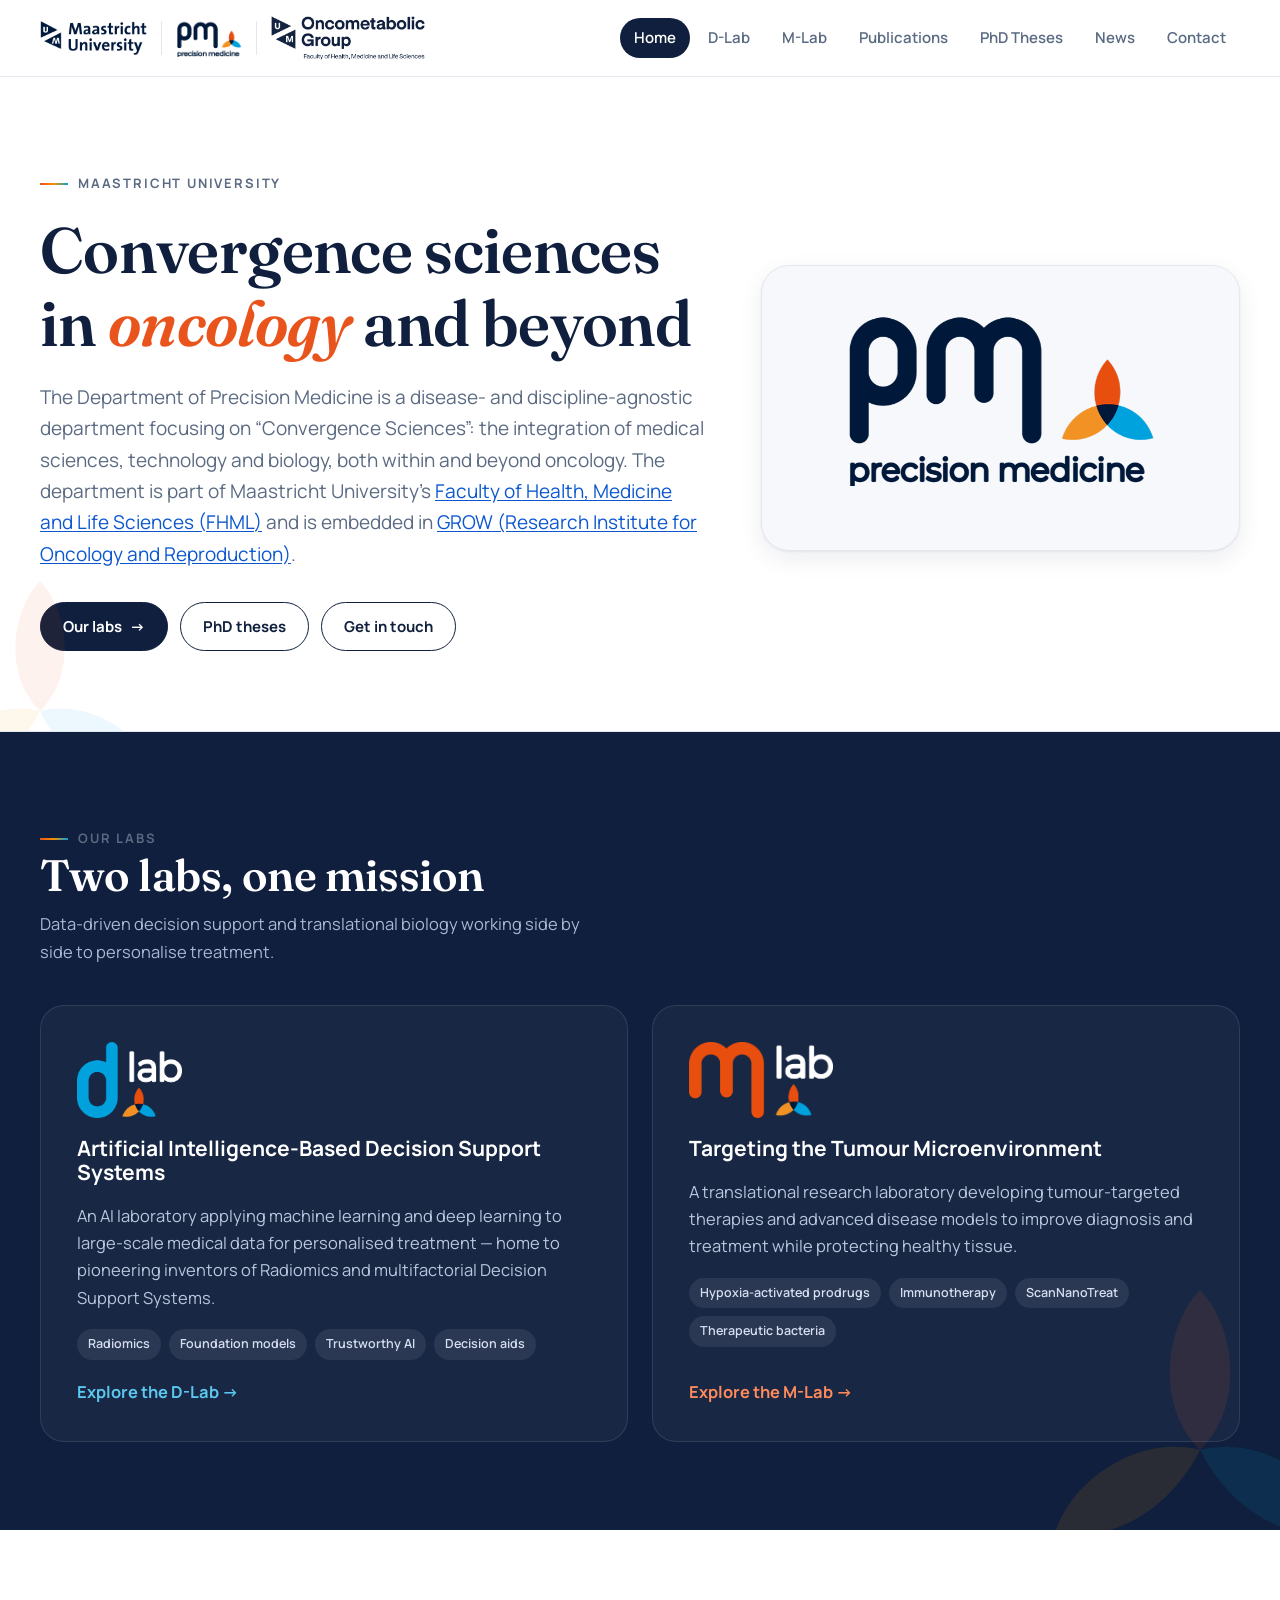
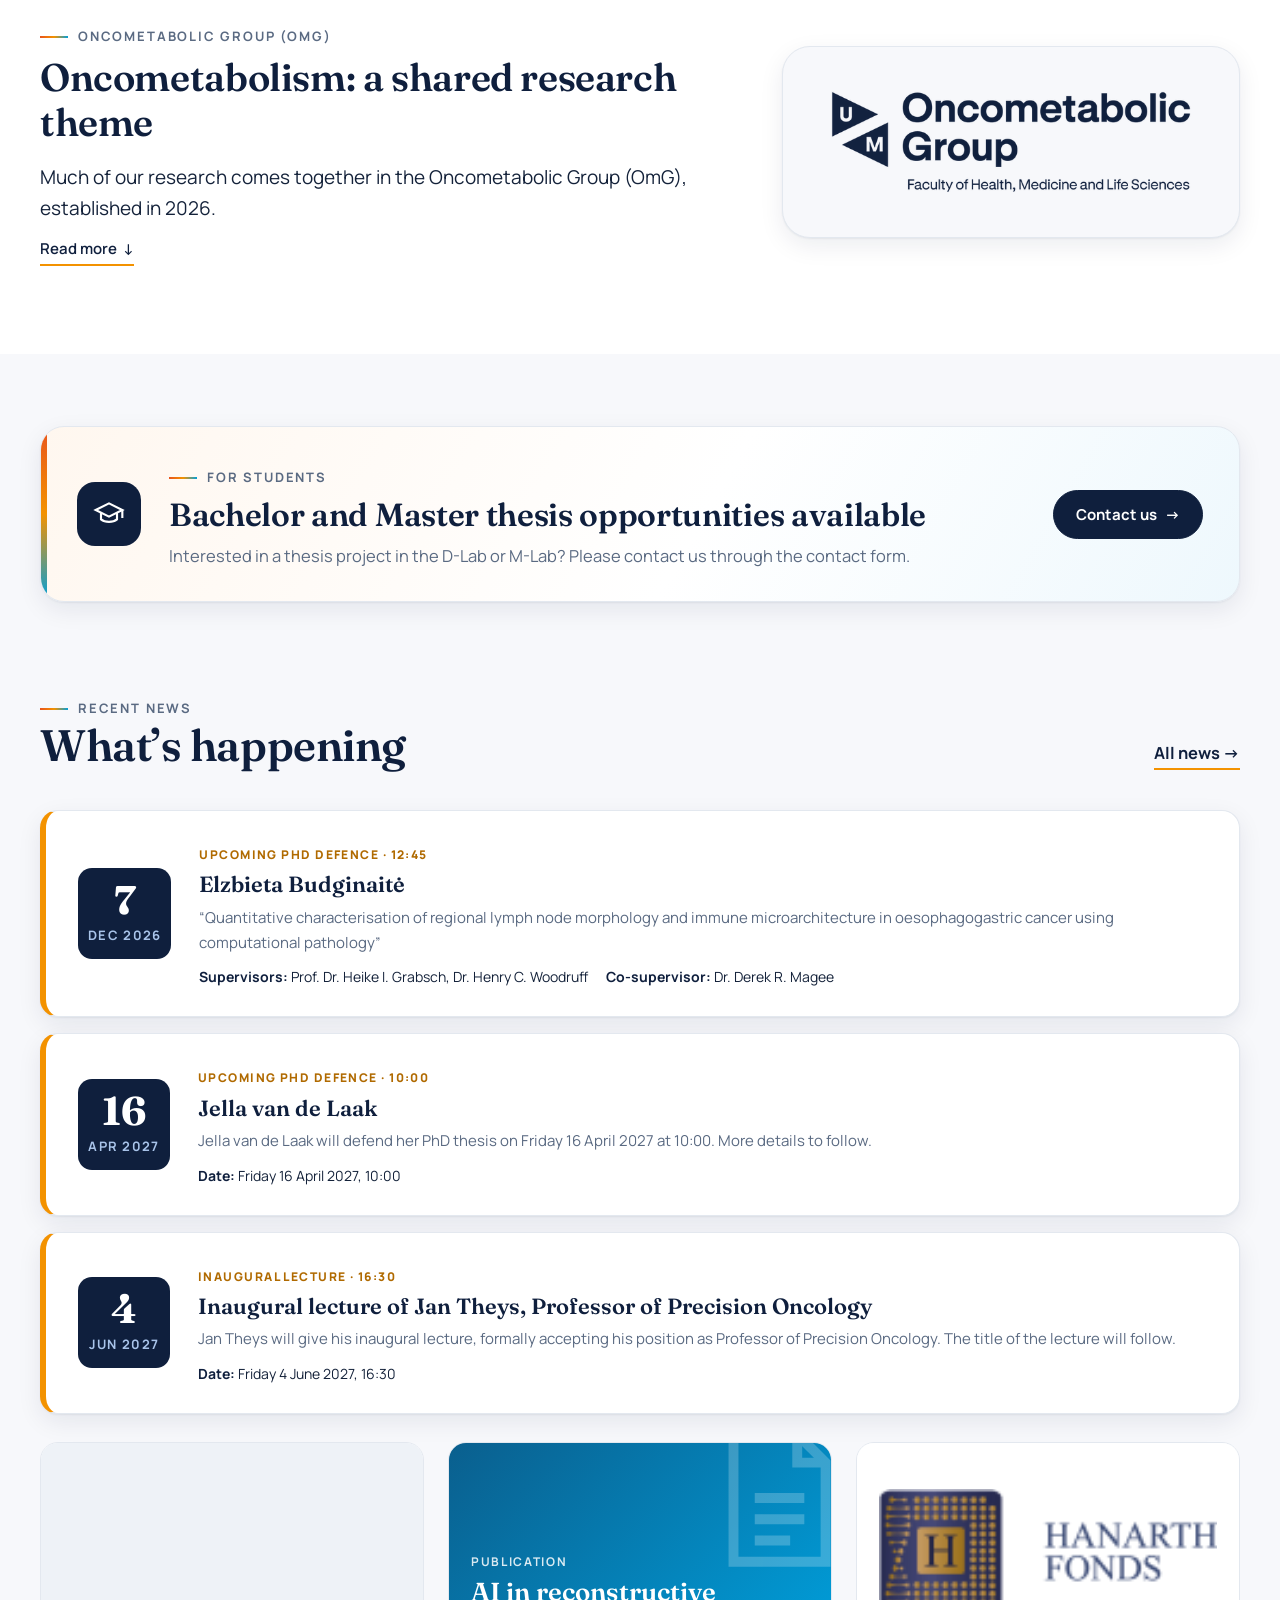
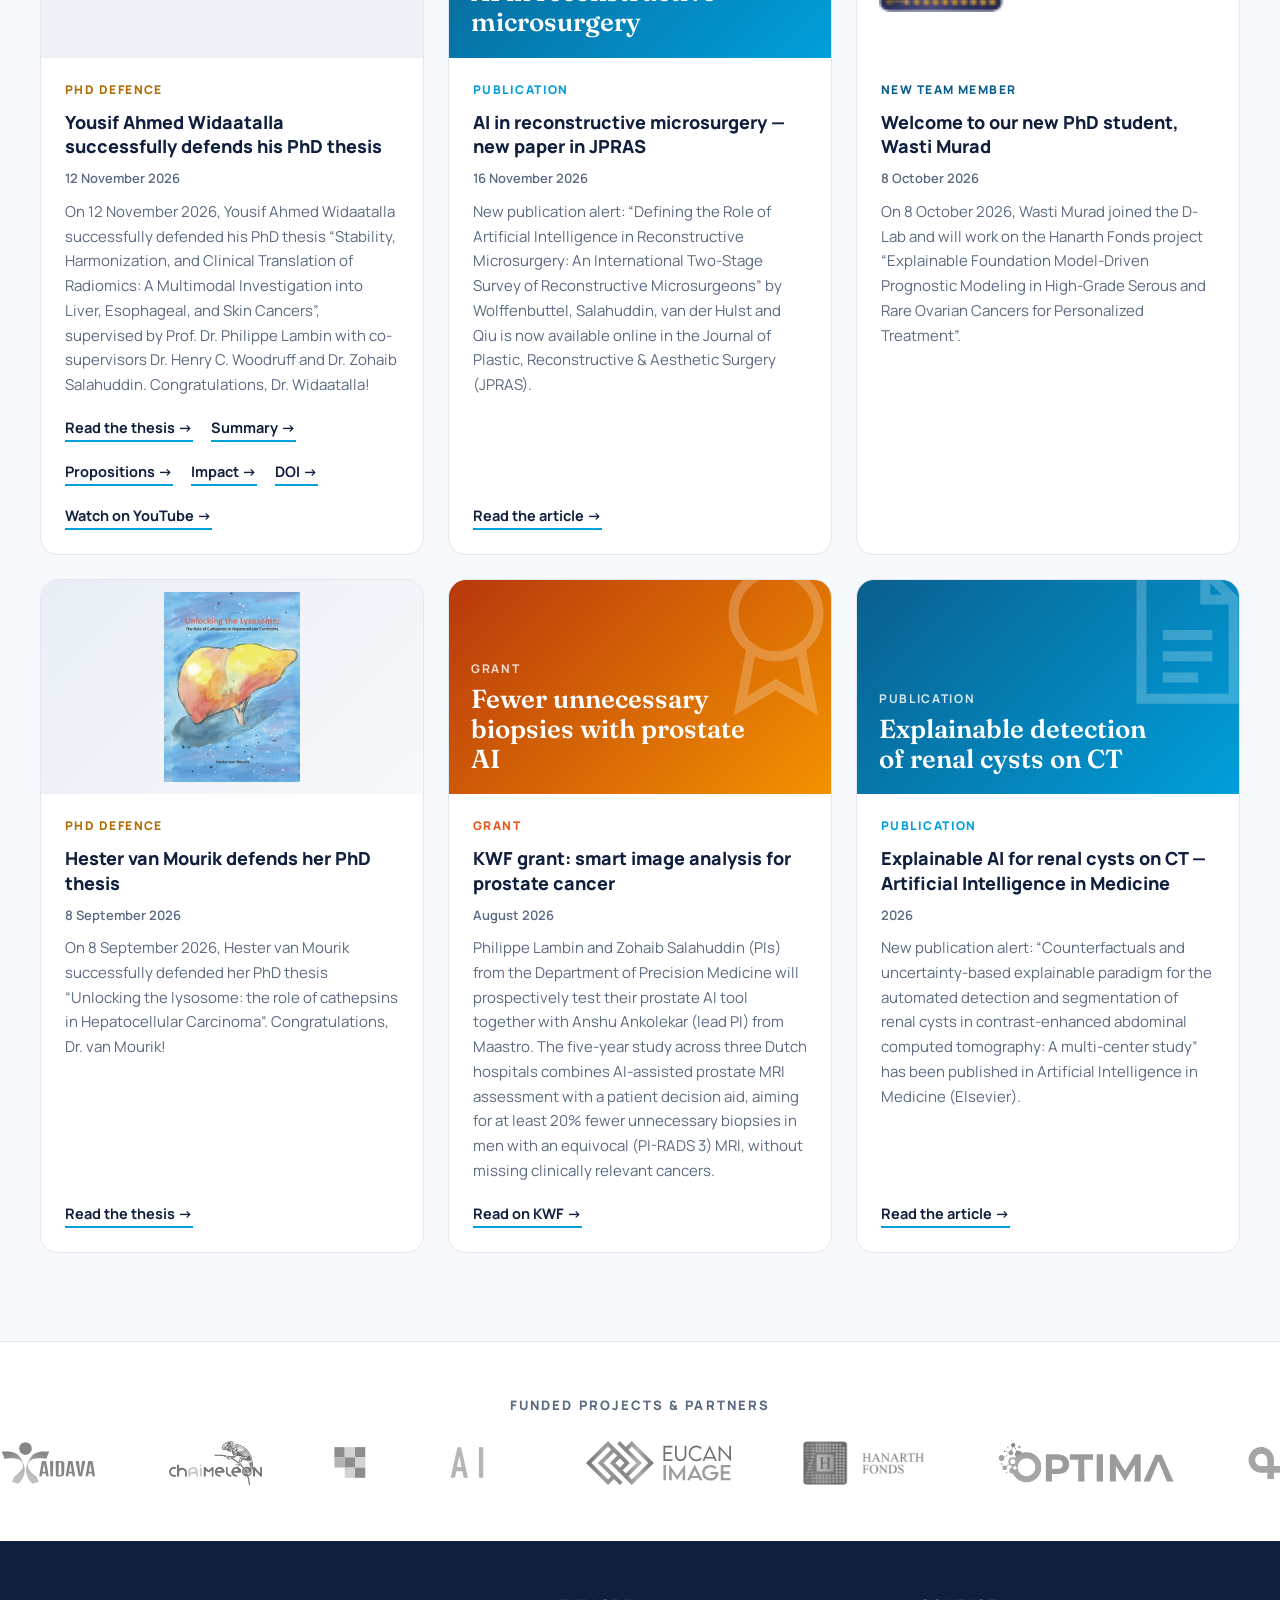
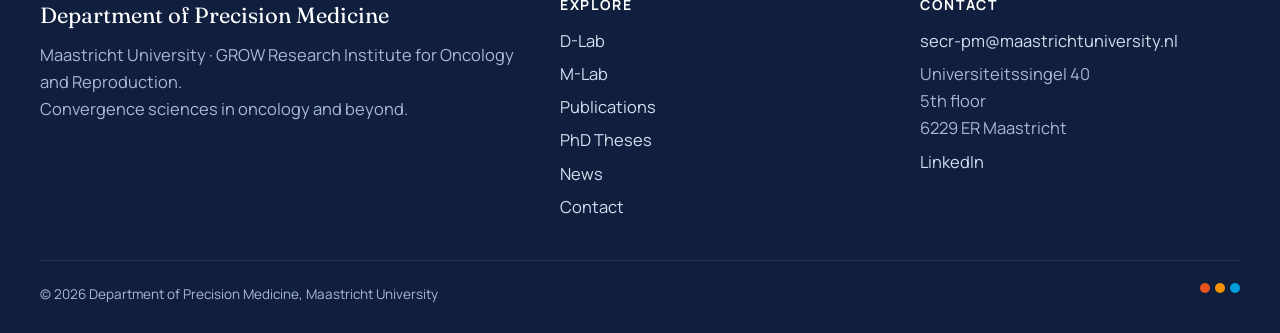
<file: index.html>
<!doctype html>
<html lang="en">
<head>
<meta charset="utf-8">
<meta name="viewport" content="width=device-width, initial-scale=1">
<title>Department of Precision Medicine | Maastricht University</title>
<meta name="description" content="Department of Precision Medicine at Maastricht University: D-Lab, M-Lab, news, publications and PhD theses.">
<link rel="icon" href="img/logos/favicon.svg" type="image/svg+xml">
<link rel="icon" href="img/logos/favicon-32.png" sizes="32x32" type="image/png">
<link rel="icon" href="img/logos/favicon-16.png" sizes="16x16" type="image/png">
<link rel="icon" href="favicon.ico" sizes="48x48">
<link rel="apple-touch-icon" href="img/logos/apple-touch-icon.png">
<meta name="theme-color" content="#0f1f3d">
<link rel="preconnect" href="https://fonts.googleapis.com">
<link rel="preconnect" href="https://fonts.gstatic.com" crossorigin>
<link href="https://fonts.googleapis.com/css2?family=Fraunces:ital,opsz,wght@0,9..144,500;0,9..144,600;1,9..144,500;1,9..144,600&family=Manrope:wght@400;500;600;700;800&display=swap" rel="stylesheet">
<link rel="stylesheet" href="assets/css/site.css?v=20261125d">
</head>
<body class="">
<header class="site-header">
  <div class="wrap">
    <a class="brand" href="index.html" aria-label="Department of Precision Medicine home">
      <img class="um" src="img/logos/um.png" alt="Maastricht University">
      <span class="divider"></span>
      <img class="pm" src="img/logos/department-logo.png" alt="Precision Medicine">
      <span class="divider d2"></span>
      <img class="onco" src="img/logos/oncometabolic-group.png" alt="Oncometabolic Group, Faculty of Health, Medicine and Life Sciences">
    </a>
    <button class="menu-btn" aria-expanded="false" aria-label="Open menu">Menu</button>
    <nav class="nav" aria-label="Main">
<a href="index.html" class="active" aria-current="page">Home</a>
<a href="d-lab.html">D-Lab</a>
<a href="m-lab.html">M-Lab</a>
<a href="publications.html">Publications</a>
<a href="theses.html">PhD Theses</a>
<a href="news.html">News</a>
<a href="contact.html">Contact</a>
    </nav>
  </div>
</header>
<main>
<section class="hero">
  <div class="trefoil" style="left:-90px;bottom:-110px;width:260px;height:260px;opacity:.08"><svg viewBox="0 0 200 200" aria-hidden="true"><g fill-opacity=".95">
<path d="M100 100 C70 70 80 20 100 0 C120 20 130 70 100 100Z" fill="#e8541c"/>
<path d="M100 100 C140 90 180 120 190 150 C160 160 120 140 100 100Z" fill="#009fdb"/>
<path d="M100 100 C80 140 40 160 10 150 C20 120 60 90 100 100Z" fill="#f39200"/></g></svg></div>
  <div class="wrap">
    <div>
      <span class="eyebrow">Maastricht University</span>
      <h1>Convergence sciences in <em>oncology</em> and beyond</h1>
      <p class="lead">The Department of Precision Medicine is a disease- and discipline-agnostic department focusing on “Convergence Sciences”: the integration of medical sciences, technology and biology, both within and beyond oncology. The department is part of Maastricht University’s <a class="org-link" href="https://www.maastrichtuniversity.nl/about-um/faculties/health-medicine-and-life-sciences" target="_blank" rel="noopener">Faculty of Health, Medicine and Life Sciences (FHML)</a> and is embedded in <a class="org-link" href="https://www.maastrichtuniversity.nl/research/grow-research-institute-for-oncology-and-reproduction" target="_blank" rel="noopener">GROW (Research Institute for Oncology and Reproduction)</a>.</p>
      <div class="actions">
        <a class="btn" href="#labs">Our labs <span class="arr">→</span></a>
        <a class="btn ghost" href="theses.html">PhD theses</a>
        <a class="btn ghost" href="contact.html">Get in touch</a>
      </div>
    </div>
    <aside class="hero-card">
      <img class="pm-logo" src="img/logos/department-logo.png" alt="Department of Precision Medicine logo">
    </aside>
  </div>
</section>

<section class="section labs" id="labs">
  <div class="trefoil" style="right:-80px;bottom:-80px;width:320px;height:320px;opacity:.12"><svg viewBox="0 0 200 200" aria-hidden="true"><g fill-opacity=".95">
<path d="M100 100 C70 70 80 20 100 0 C120 20 130 70 100 100Z" fill="#e8541c"/>
<path d="M100 100 C140 90 180 120 190 150 C160 160 120 140 100 100Z" fill="#009fdb"/>
<path d="M100 100 C80 140 40 160 10 150 C20 120 60 90 100 100Z" fill="#f39200"/></g></svg></div>
  <div class="wrap">
    <div class="section-head"><div><span class="eyebrow">Our labs</span><h2>Two labs, one mission</h2><p>Data-driven decision support and translational biology working side by side to personalise treatment.</p></div></div>
    <div class="lab-grid">
      <a class="lab-card d reveal" href="d-lab.html">
        <img class="logo" src="img/logos/dlab.png" alt="D-Lab logo">
        <h3>Artificial Intelligence-Based Decision Support Systems</h3>
        <p>An AI laboratory applying machine learning and deep learning to large-scale medical data for personalised treatment — home to pioneering inventors of Radiomics and multifactorial Decision Support Systems.</p>
        <div class="chips"><span class="chip">Radiomics</span><span class="chip">Foundation models</span><span class="chip">Trustworthy AI</span><span class="chip">Decision aids</span></div>
        <span class="go">Explore the D-Lab →</span>
      </a>
      <a class="lab-card m reveal" href="m-lab.html">
        <img class="logo" src="img/logos/mlab.png" alt="M-Lab logo">
        <h3>Targeting the Tumour Microenvironment</h3>
        <p>A translational research laboratory developing tumour-targeted therapies and advanced disease models to improve diagnosis and treatment while protecting healthy tissue.</p>
        <div class="chips"><span class="chip">Hypoxia-activated prodrugs</span><span class="chip">Immunotherapy</span><span class="chip">ScanNanoTreat</span><span class="chip">Therapeutic bacteria</span></div>
        <span class="go">Explore the M-Lab →</span>
      </a>
    </div>
  </div>
</section>
<section class="section omg" id="oncometabolism"><div class="wrap">
  <div class="omg-grid reveal">
    <div>
      <span class="eyebrow">Oncometabolic Group (OmG)</span>
      <h2>Oncometabolism: a shared research theme</h2>
      <p class="omg-lead">Much of our research comes together in the Oncometabolic Group (OmG), established in 2026.</p>
      <details class="omg-more">
        <summary><span class="more">Read more</span><span class="less">Show less</span> <span class="chev" aria-hidden="true">↓</span></summary>
        <p>OmG grew out of a close collaboration between our D-Lab and M-Lab and metabolism researchers from the Department of Genetics and Cell Biology (NUTRIM). That collaboration is the OmG foundation, but the group is open to any researcher interested in Oncometabolism.</p>
        <p>OmG supports joint projects that combine imaging, artificial intelligence, data science, tumour biology, the tumour microenvironment and metabolism. The aim is to speed up the development of diagnostic, prognostic and therapeutic strategies for patients with cancer.</p>
      </details>
    </div>
    <aside class="omg-card"><img src="img/logos/oncometabolic-group.png" alt="Oncometabolic Group (OmG), Faculty of Health, Medicine and Life Sciences"></aside>
  </div>
</div></section>
<section class="student-cta" aria-label="Student thesis opportunities"><div class="wrap">
  <div class="cta-box reveal">
    <div class="cta-ic"><svg viewBox="0 0 24 24" fill="none" stroke="currentColor" stroke-width="1.6"><path d="M2 9 12 4l10 5-10 5z"/><path d="M6 11v5c3 2.5 9 2.5 12 0v-5M22 9v6"/></svg></div>
    <div class="cta-text"><span class="eyebrow">For students</span><h2>Bachelor and Master thesis opportunities available</h2>
    <p>Interested in a thesis project in the D-Lab or M-Lab? Please contact us through the contact form.</p></div>
    <a class="btn" href="contact.html?subject=Bachelor%2FMaster%20thesis%20opportunity#form">Contact us <span class="arr">→</span></a>
  </div>
</div></section>

<section class="section">
  <div class="wrap">
    <div class="section-head"><div><span class="eyebrow">Recent news</span><h2>What’s happening</h2></div><a class="link-more" href="news.html">All news →</a></div>
    <article class="featured reveal" style="margin-bottom:16px">
  <div class="datebox"><b>7</b><span>Dec 2026</span></div>
  <div>
    <span class="tag t-event">Upcoming PhD defence · 12:45</span>
    <h3>Elzbieta Budginaitė</h3>
    <p>“Quantitative characterisation of regional lymph node morphology and immune microarchitecture in oesophagogastric cancer using computational pathology”</p>
    <div class="meta-line"><span><strong>Supervisors:</strong> Prof. Dr. Heike I. Grabsch, Dr. Henry C. Woodruff</span><span><strong>Co-supervisor:</strong> Dr. Derek R. Magee</span></div>
  </div>
</article>
<article class="featured reveal" style="margin-bottom:16px">
  <div class="datebox"><b>16</b><span>Apr 2027</span></div>
  <div>
    <span class="tag t-event">Upcoming PhD defence · 10:00</span>
    <h3>Jella van de Laak</h3>
    <p>Jella van de Laak will defend her PhD thesis on Friday 16 April 2027 at 10:00. More details to follow.</p>
    <div class="meta-line"><span><strong>Date:</strong> Friday 16 April 2027, 10:00</span></div>
  </div>
</article>
<article class="featured reveal">
  <div class="datebox"><b>4</b><span>Jun 2027</span></div>
  <div>
    <span class="tag t-event">Inaugural lecture · 16:30</span>
    <h3>Inaugural lecture of Jan Theys, Professor of Precision Oncology</h3>
    <p>Jan Theys will give his inaugural lecture, formally accepting his position as Professor of Precision Oncology. The title of the lecture will follow.</p>
    <div class="meta-line"><span><strong>Date:</strong> Friday 4 June 2027, 16:30</span></div>
  </div>
</article>
    <div class="news-grid"><article class="news-card reveal"><div class="news-media"><iframe src="https://www.youtube-nocookie.com/embed/mIgztIBAmZE" title="PhD defence of Yousif Ahmed Widaatalla (video)" loading="lazy" allow="accelerometer; clipboard-write; encrypted-media; gyroscope; picture-in-picture; web-share" referrerpolicy="strict-origin-when-cross-origin" allowfullscreen></iframe></div>
<div class="news-body"><span class="tag t-defence">PhD defence</span><h3>Yousif Ahmed Widaatalla successfully defends his PhD thesis</h3><span class="date">12 November 2026</span><p>On 12 November 2026, Yousif Ahmed Widaatalla successfully defended his PhD thesis “Stability, Harmonization, and Clinical Translation of Radiomics: A Multimodal Investigation into Liver, Esophageal, and Skin Cancers”, supervised by Prof. Dr. Philippe Lambin with co-supervisors Dr. Henry C. Woodruff and Dr. Zohaib Salahuddin. Congratulations, Dr. Widaatalla!</p><div class="news-links"><a href="https://cris.maastrichtuniversity.nl/files/325906674/c9397-embargo.pdf" target="_blank" rel="noopener">Read the thesis →</a><a href="https://cris.maastrichtuniversity.nl/files/325906676/s9397.pdf" target="_blank" rel="noopener">Summary →</a><a href="https://cris.maastrichtuniversity.nl/files/325906678/p9397.pdf" target="_blank" rel="noopener">Propositions →</a><a href="https://cris.maastrichtuniversity.nl/files/325906682/i9397.pdf" target="_blank" rel="noopener">Impact →</a><a href="https://doi.org/10.26481/dis.20261112yw" target="_blank" rel="noopener">DOI →</a><a href="https://www.youtube.com/watch?v=mIgztIBAmZE" target="_blank" rel="noopener">Watch on YouTube →</a></div></div></article><article class="news-card reveal"><div class="news-media"><div class="tile k-pub"><svg viewBox="0 0 24 24" fill="none" stroke="#fff" stroke-width="1.4"><path d="M6 3h9l4 4v14H6z"/><path d="M15 3v4h4M9 12h7M9 15h7M9 18h5"/></svg><span class="small">Publication</span><span class="big">AI in reconstructive microsurgery</span></div></div>
<div class="news-body"><span class="tag t-pub">Publication</span><h3>AI in reconstructive microsurgery — new paper in JPRAS</h3><span class="date">16 November 2026</span><p>New publication alert: “Defining the Role of Artificial Intelligence in Reconstructive Microsurgery: An International Two-Stage Survey of Reconstructive Microsurgeons” by Wolffenbuttel, Salahuddin, van der Hulst and Qiu is now available online in the Journal of Plastic, Reconstructive &amp; Aesthetic Surgery (JPRAS).</p><div class="news-links"><a href="https://www.sciencedirect.com/science/article/pii/S1748681526006492" target="_blank" rel="noopener">Read the article →</a></div></div></article><article class="news-card reveal"><div class="news-media m-contain"><img src="img/grants/hanarthfonds.png" alt="" loading="lazy"></div>
<div class="news-body"><span class="tag t-team">New team member</span><h3>Welcome to our new PhD student, Wasti Murad</h3><span class="date">8 October 2026</span><p>On 8 October 2026, Wasti Murad joined the D-Lab and will work on the Hanarth Fonds project “Explainable Foundation Model-Driven Prognostic Modeling in High-Grade Serous and Rare Ovarian Cancers for Personalized Treatment”.</p><div class="news-links"></div></div></article><article class="news-card reveal"><div class="news-media m-cover"><img src="img/theses/2026_van_Mourik_Unlocking_the_lysosome.jpg" alt="" loading="lazy"></div>
<div class="news-body"><span class="tag t-defence">PhD defence</span><h3>Hester van Mourik defends her PhD thesis</h3><span class="date">8 September 2026</span><p>On 8 September 2026, Hester van Mourik successfully defended her PhD thesis “Unlocking the lysosome: the role of cathepsins in Hepatocellular Carcinoma”. Congratulations, Dr. van Mourik!</p><div class="news-links"><a href="https://cris.maastrichtuniversity.nl/files/320631749/c9269-embargo.pdf" target="_blank" rel="noopener">Read the thesis →</a></div></div></article><article class="news-card reveal"><div class="news-media"><div class="tile k-grant"><svg viewBox="0 0 24 24" fill="none" stroke="#fff" stroke-width="1.4"><circle cx="12" cy="9" r="6"/><path d="M8.5 14 7 22l5-3 5 3-1.5-8"/></svg><span class="small">Grant</span><span class="big">Fewer unnecessary biopsies with prostate AI</span></div></div>
<div class="news-body"><span class="tag t-grant">Grant</span><h3>KWF grant: smart image analysis for prostate cancer</h3><span class="date">August 2026</span><p>Philippe Lambin and Zohaib Salahuddin (PIs) from the Department of Precision Medicine will prospectively test their prostate AI tool together with Anshu Ankolekar (lead PI) from Maastro. The five-year study across three Dutch hospitals combines AI-assisted prostate MRI assessment with a patient decision aid, aiming for at least 20% fewer unnecessary biopsies in men with an equivocal (PI-RADS 3) MRI, without missing clinically relevant cancers.</p><div class="news-links"><a href="https://www.kwf.nl/onderzoek/onderzoeksdatabase/slimme-beeldanalyse-bij-prostaatkanker-minder-onnodige-biopsieen-en" target="_blank" rel="noopener">Read on KWF →</a></div></div></article><article class="news-card reveal"><div class="news-media"><div class="tile k-pub"><svg viewBox="0 0 24 24" fill="none" stroke="#fff" stroke-width="1.4"><path d="M6 3h9l4 4v14H6z"/><path d="M15 3v4h4M9 12h7M9 15h7M9 18h5"/></svg><span class="small">Publication</span><span class="big">Explainable detection of renal cysts on CT</span></div></div>
<div class="news-body"><span class="tag t-pub">Publication</span><h3>Explainable AI for renal cysts on CT — Artificial Intelligence in Medicine</h3><span class="date">2026</span><p>New publication alert: “Counterfactuals and uncertainty-based explainable paradigm for the automated detection and segmentation of renal cysts in contrast-enhanced abdominal computed tomography: A multi-center study” has been published in Artificial Intelligence in Medicine (Elsevier).</p><div class="news-links"><a href="https://www.sciencedirect.com/science/article/pii/S0933365726001703" target="_blank" rel="noopener">Read the article →</a></div></div></article></div>
  </div>
</section>
<section class="partners" aria-label="Funded projects and partners"><h2>Funded projects &amp; partners</h2><div class="ticker"><img src="img/grants/aidava.svg" alt="AIDAVA"><img src="img/grants/chaimeleon.svg" alt="CHAIMELEON"><img src="img/grants/eucaim.svg" alt="EUCAIM"><img src="img/grants/eucanimage.svg" alt="EuCanImage"><img src="img/grants/hanarthfonds.png" alt="Hanarth Fonds"><img src="img/grants/optima.png" alt="OPTIMA"><img src="img/grants/radioval.svg" alt="RadioVal"><img src="img/grants/realm.svg" alt="REALM"><img src="img/grants/aidava.svg" alt="" aria-hidden="true"><img src="img/grants/chaimeleon.svg" alt="" aria-hidden="true"><img src="img/grants/eucaim.svg" alt="" aria-hidden="true"><img src="img/grants/eucanimage.svg" alt="" aria-hidden="true"><img src="img/grants/hanarthfonds.png" alt="" aria-hidden="true"><img src="img/grants/optima.png" alt="" aria-hidden="true"><img src="img/grants/radioval.svg" alt="" aria-hidden="true"><img src="img/grants/realm.svg" alt="" aria-hidden="true"></div></section>
</main>
<footer class="site-footer">
  <div class="wrap">
    <div class="foot">
      <div>
        <div class="name">Department of Precision Medicine</div>
        <p>Maastricht University · GROW Research Institute for Oncology and Reproduction.<br>Convergence sciences in oncology and beyond.</p>
      </div>
      <div>
        <h4>Explore</h4>
        <ul><li><a href="d-lab.html">D-Lab</a></li><li><a href="m-lab.html">M-Lab</a></li><li><a href="publications.html">Publications</a></li><li><a href="theses.html">PhD Theses</a></li><li><a href="news.html">News</a></li><li><a href="contact.html">Contact</a></li></ul>
      </div>
      <div>
        <h4>Contact</h4>
        <ul>
          <li><a href="mailto:secr-pm@maastrichtuniversity.nl">secr-pm@maastrichtuniversity.nl</a></li>
          <li>Universiteitssingel 40<br>5th floor<br>6229 ER Maastricht</li>
          <li><a href="https://www.linkedin.com/company/precision-medicine-maastricht-university/" target="_blank" rel="noopener">LinkedIn</a></li>
        </ul>
      </div>
    </div>
    <div class="foot-bottom">
      <span>© <span data-year>2026</span> Department of Precision Medicine, Maastricht University</span>
      <span class="tri"><i style="background:#e8541c"></i><i style="background:#f39200"></i><i style="background:#009fdb"></i></span>
    </div>
  </div>
</footer>
<div class="lightbox" role="dialog" aria-label="Enlarged figure"><button aria-label="Close">×</button><img alt=""></div>
<script src="assets/js/site.js"></script>
</body>
</html>
</file>
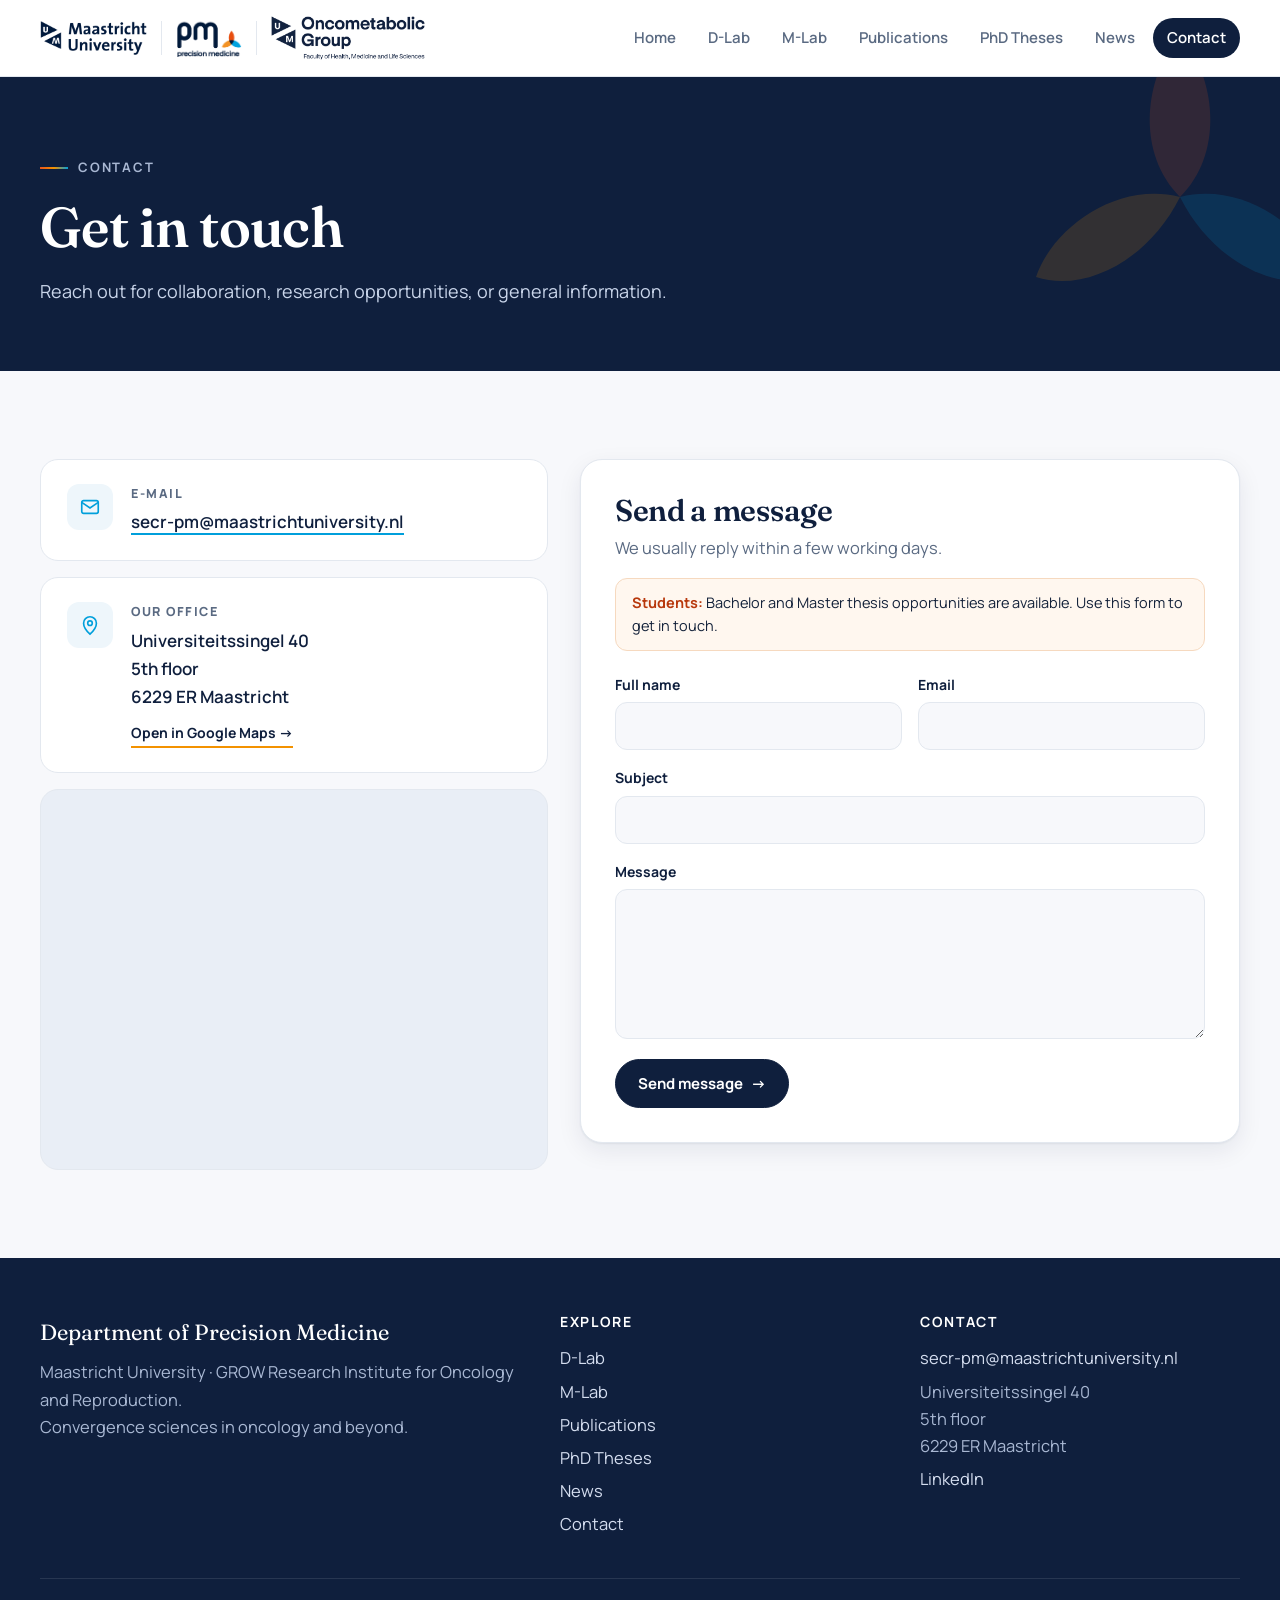
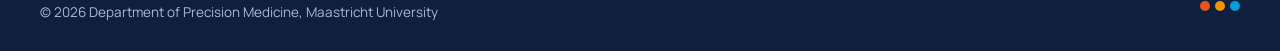
<file: contact.html>
<!doctype html>
<html lang="en">
<head>
<meta charset="utf-8">
<meta name="viewport" content="width=device-width, initial-scale=1">
<title>Contact | Department of Precision Medicine | Maastricht University</title>
<meta name="description" content="Contact the Department of Precision Medicine.">
<link rel="icon" href="img/logos/favicon.svg" type="image/svg+xml">
<link rel="icon" href="img/logos/favicon-32.png" sizes="32x32" type="image/png">
<link rel="icon" href="img/logos/favicon-16.png" sizes="16x16" type="image/png">
<link rel="icon" href="favicon.ico" sizes="48x48">
<link rel="apple-touch-icon" href="img/logos/apple-touch-icon.png">
<meta name="theme-color" content="#0f1f3d">
<link rel="preconnect" href="https://fonts.googleapis.com">
<link rel="preconnect" href="https://fonts.gstatic.com" crossorigin>
<link href="https://fonts.googleapis.com/css2?family=Fraunces:ital,opsz,wght@0,9..144,500;0,9..144,600;1,9..144,500;1,9..144,600&family=Manrope:wght@400;500;600;700;800&display=swap" rel="stylesheet">
<link rel="stylesheet" href="assets/css/site.css?v=20261125d">
</head>
<body class="">
<header class="site-header">
  <div class="wrap">
    <a class="brand" href="index.html" aria-label="Department of Precision Medicine home">
      <img class="um" src="img/logos/um.png" alt="Maastricht University">
      <span class="divider"></span>
      <img class="pm" src="img/logos/department-logo.png" alt="Precision Medicine">
      <span class="divider d2"></span>
      <img class="onco" src="img/logos/oncometabolic-group.png" alt="Oncometabolic Group, Faculty of Health, Medicine and Life Sciences">
    </a>
    <button class="menu-btn" aria-expanded="false" aria-label="Open menu">Menu</button>
    <nav class="nav" aria-label="Main">
<a href="index.html">Home</a>
<a href="d-lab.html">D-Lab</a>
<a href="m-lab.html">M-Lab</a>
<a href="publications.html">Publications</a>
<a href="theses.html">PhD Theses</a>
<a href="news.html">News</a>
<a href="contact.html" class="active" aria-current="page">Contact</a>
    </nav>
  </div>
</header>
<main>
<section class="page-hero">
  <div class="trefoil" style="right:-60px;top:-40px;width:320px;height:320px;opacity:.16"><svg viewBox="0 0 200 200" aria-hidden="true"><g fill-opacity=".95">
<path d="M100 100 C70 70 80 20 100 0 C120 20 130 70 100 100Z" fill="#e8541c"/>
<path d="M100 100 C140 90 180 120 190 150 C160 160 120 140 100 100Z" fill="#009fdb"/>
<path d="M100 100 C80 140 40 160 10 150 C20 120 60 90 100 100Z" fill="#f39200"/></g></svg></div>
  <div class="wrap"><span class="eyebrow">Contact</span><h1>Get in touch</h1><p>Reach out for collaboration, research opportunities, or general information.</p></div>
</section>
<section class="section"><div class="wrap contact-grid">
  <div>
    <div class="info-cards">
      <div class="info"><span class="ic"><svg viewBox="0 0 24 24" fill="none" stroke="currentColor" stroke-width="1.8"><rect x="3" y="5" width="18" height="14" rx="2"/><path d="m3 7 9 6 9-6"/></svg></span><div><div class="k">E-mail</div><div class="v"><a href="mailto:secr-pm@maastrichtuniversity.nl">secr-pm@maastrichtuniversity.nl</a></div></div></div>
      <div class="info"><span class="ic"><svg viewBox="0 0 24 24" fill="none" stroke="currentColor" stroke-width="1.8"><path d="M12 22s7-6.5 7-12a7 7 0 0 0-14 0c0 5.5 7 12 7 12z"/><circle cx="12" cy="10" r="2.5"/></svg></span><div><div class="k">Our office</div><div class="v">Universiteitssingel 40<br>5th floor<br>6229 ER Maastricht</div>
        <a class="link-more" style="display:inline-block;margin-top:10px;font-size:14px" href="https://www.google.com/maps/search/?api=1&amp;query=Universiteitssingel+40,+6229+ER+Maastricht" target="_blank" rel="noopener">Open in Google Maps →</a></div></div>
    </div>
    <div class="map"><iframe title="Map: Universiteitssingel 40, Maastricht" loading="lazy" src="https://www.openstreetmap.org/export/embed.html?bbox=5.7089%2C50.8329%2C5.7239%2C50.8404&amp;layer=mapnik&amp;marker=50.83664%2C5.71644"></iframe></div>
  </div>
  <div class="form-card" id="form">
    <h2>Send a message</h2>
    <p>We usually reply within a few working days.</p>
    <div class="form-note-students"><strong>Students:</strong> Bachelor and Master thesis opportunities are available. Use this form to get in touch.</div>
    <form action="https://formsubmit.co/z.salahuddin@maastrichtuniversity.nl" method="POST">
      <input type="hidden" name="_subject" value="New contact form submission - Precision Medicine website">
      <input type="hidden" name="_captcha" value="false">
      <input type="hidden" name="_template" value="table">
      <div class="fgrid">
        <div class="field"><label for="name">Full name</label><input id="name" name="name" type="text" autocomplete="name" required></div>
        <div class="field"><label for="email">Email</label><input id="email" name="email" type="email" autocomplete="email" required></div>
        <div class="field full"><label for="subject">Subject</label><input id="subject" name="subject" type="text" required></div>
        <div class="field full"><label for="message">Message</label><textarea id="message" name="message" required></textarea></div>
      </div>
      <button class="btn" type="submit">Send message <span class="arr">→</span></button>
    </form>
  </div>
</div></section>
</main>
<footer class="site-footer">
  <div class="wrap">
    <div class="foot">
      <div>
        <div class="name">Department of Precision Medicine</div>
        <p>Maastricht University · GROW Research Institute for Oncology and Reproduction.<br>Convergence sciences in oncology and beyond.</p>
      </div>
      <div>
        <h4>Explore</h4>
        <ul><li><a href="d-lab.html">D-Lab</a></li><li><a href="m-lab.html">M-Lab</a></li><li><a href="publications.html">Publications</a></li><li><a href="theses.html">PhD Theses</a></li><li><a href="news.html">News</a></li><li><a href="contact.html">Contact</a></li></ul>
      </div>
      <div>
        <h4>Contact</h4>
        <ul>
          <li><a href="mailto:secr-pm@maastrichtuniversity.nl">secr-pm@maastrichtuniversity.nl</a></li>
          <li>Universiteitssingel 40<br>5th floor<br>6229 ER Maastricht</li>
          <li><a href="https://www.linkedin.com/company/precision-medicine-maastricht-university/" target="_blank" rel="noopener">LinkedIn</a></li>
        </ul>
      </div>
    </div>
    <div class="foot-bottom">
      <span>© <span data-year>2026</span> Department of Precision Medicine, Maastricht University</span>
      <span class="tri"><i style="background:#e8541c"></i><i style="background:#f39200"></i><i style="background:#009fdb"></i></span>
    </div>
  </div>
</footer>
<div class="lightbox" role="dialog" aria-label="Enlarged figure"><button aria-label="Close">×</button><img alt=""></div>
<script src="assets/js/site.js"></script>
</body>
</html>
</file>
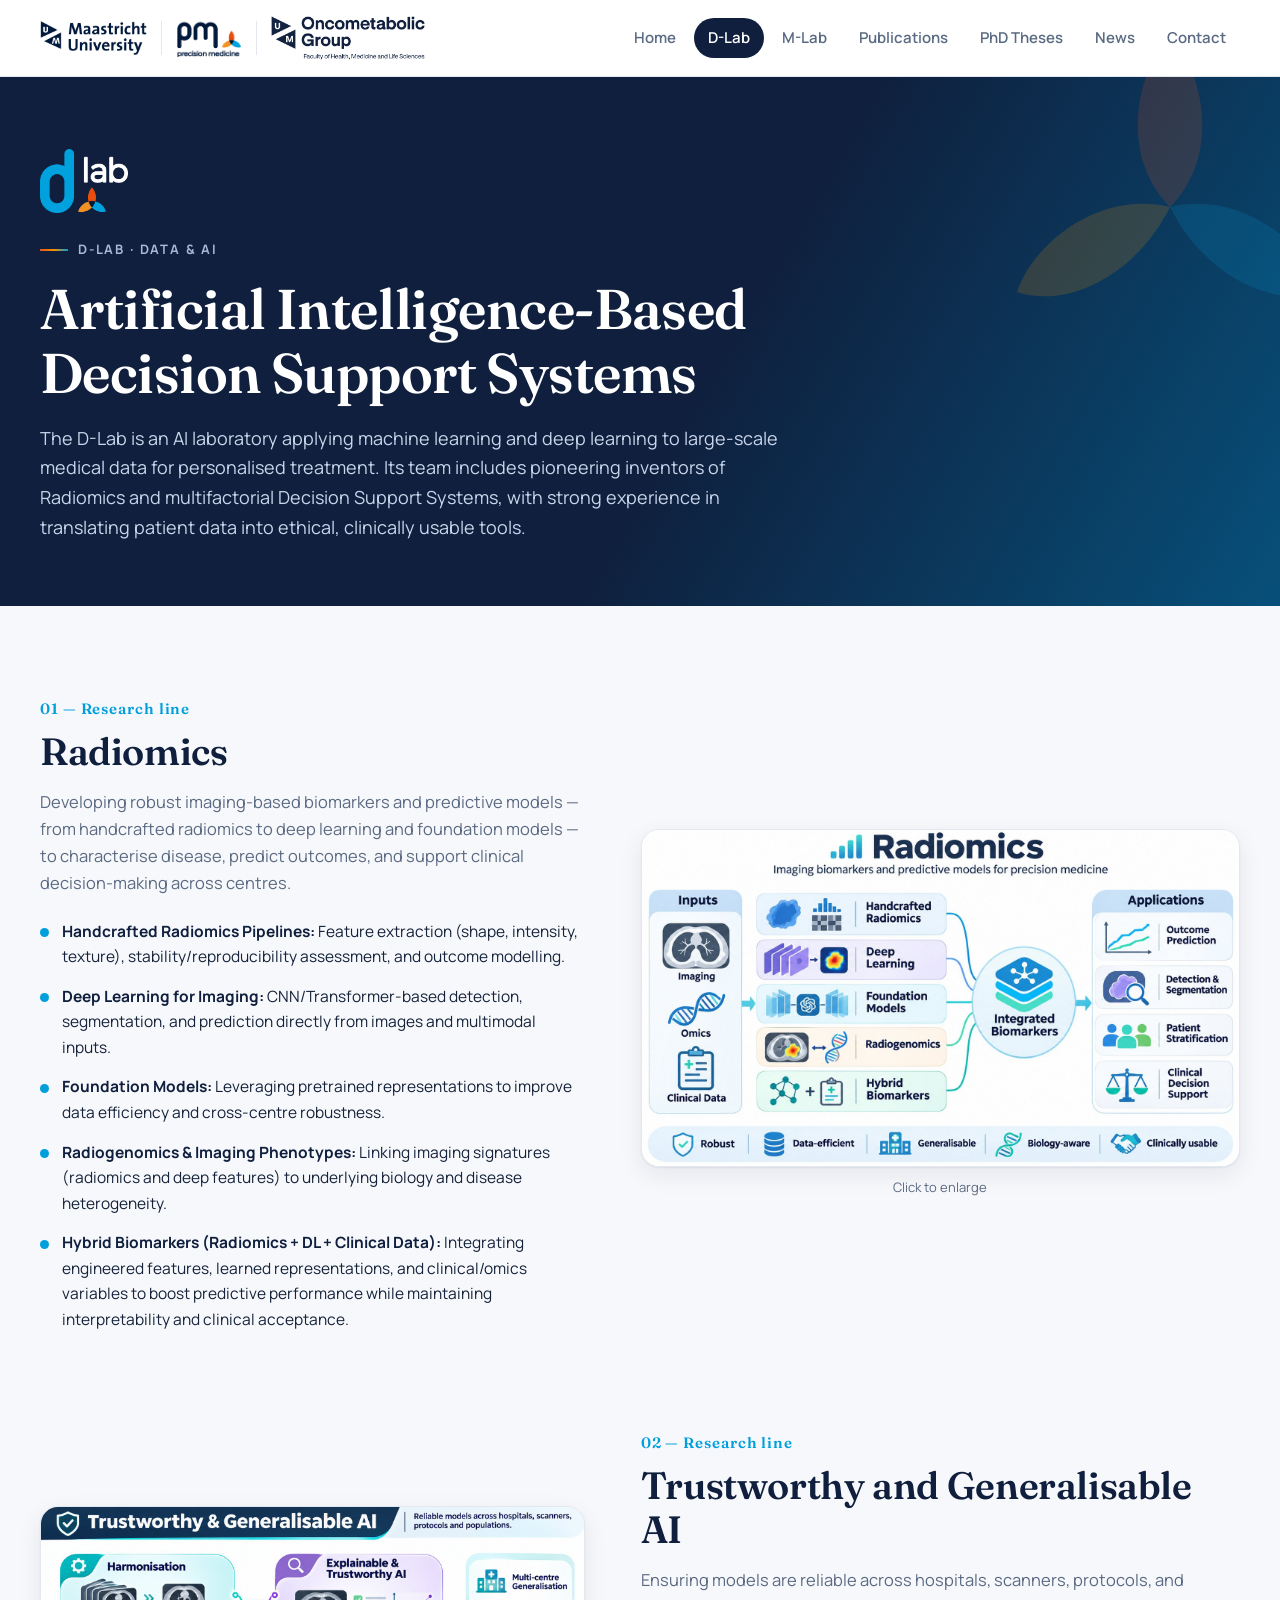
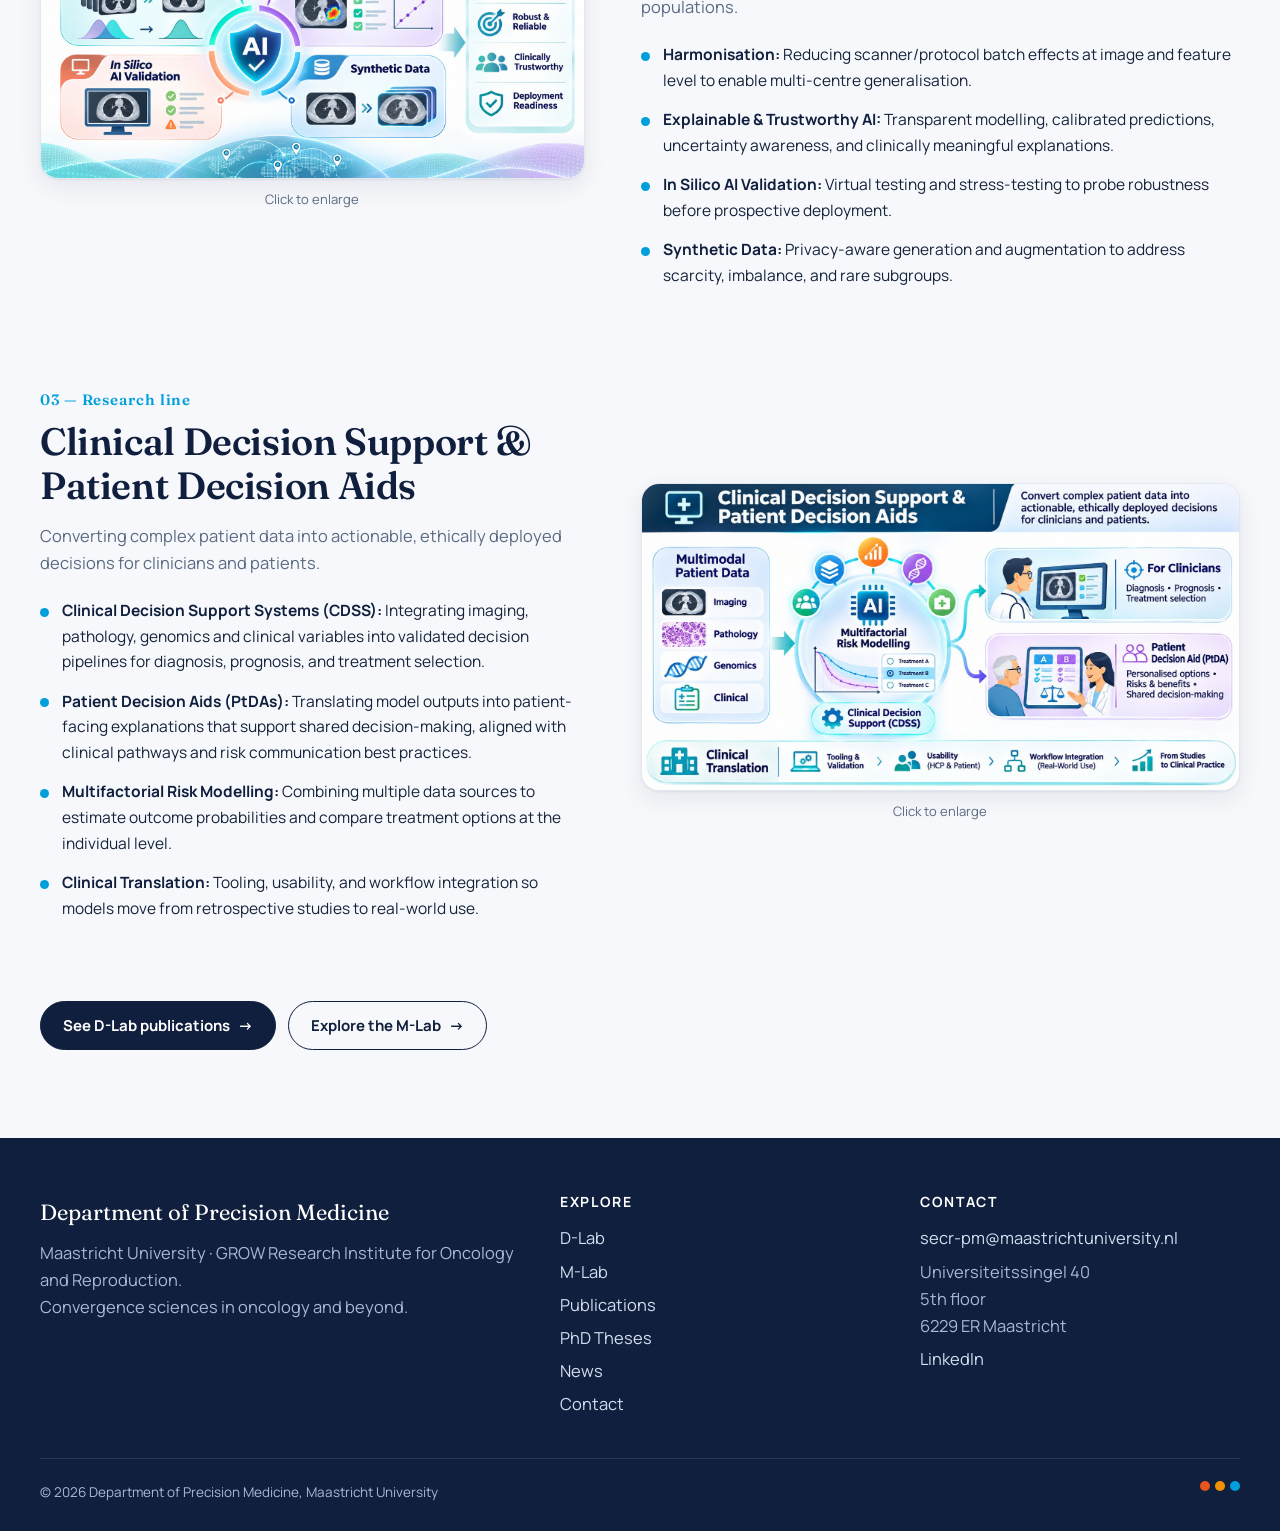
<file: d-lab.html>
<!doctype html>
<html lang="en">
<head>
<meta charset="utf-8">
<meta name="viewport" content="width=device-width, initial-scale=1">
<title>D-Lab | Department of Precision Medicine | Maastricht University</title>
<meta name="description" content="D-Lab: AI-based decision support systems, radiomics and trustworthy AI.">
<link rel="icon" href="img/logos/favicon.svg" type="image/svg+xml">
<link rel="icon" href="img/logos/favicon-32.png" sizes="32x32" type="image/png">
<link rel="icon" href="img/logos/favicon-16.png" sizes="16x16" type="image/png">
<link rel="icon" href="favicon.ico" sizes="48x48">
<link rel="apple-touch-icon" href="img/logos/apple-touch-icon.png">
<meta name="theme-color" content="#0f1f3d">
<link rel="preconnect" href="https://fonts.googleapis.com">
<link rel="preconnect" href="https://fonts.gstatic.com" crossorigin>
<link href="https://fonts.googleapis.com/css2?family=Fraunces:ital,opsz,wght@0,9..144,500;0,9..144,600;1,9..144,500;1,9..144,600&family=Manrope:wght@400;500;600;700;800&display=swap" rel="stylesheet">
<link rel="stylesheet" href="assets/css/site.css?v=20261125d">
</head>
<body class="lab-d">
<header class="site-header">
  <div class="wrap">
    <a class="brand" href="index.html" aria-label="Department of Precision Medicine home">
      <img class="um" src="img/logos/um.png" alt="Maastricht University">
      <span class="divider"></span>
      <img class="pm" src="img/logos/department-logo.png" alt="Precision Medicine">
      <span class="divider d2"></span>
      <img class="onco" src="img/logos/oncometabolic-group.png" alt="Oncometabolic Group, Faculty of Health, Medicine and Life Sciences">
    </a>
    <button class="menu-btn" aria-expanded="false" aria-label="Open menu">Menu</button>
    <nav class="nav" aria-label="Main">
<a href="index.html">Home</a>
<a href="d-lab.html" class="active" aria-current="page">D-Lab</a>
<a href="m-lab.html">M-Lab</a>
<a href="publications.html">Publications</a>
<a href="theses.html">PhD Theses</a>
<a href="news.html">News</a>
<a href="contact.html">Contact</a>
    </nav>
  </div>
</header>
<main>
<section class="page-hero d">
  <div class="trefoil" style="right:-60px;top:-40px;width:340px;height:340px;opacity:.18"><svg viewBox="0 0 200 200" aria-hidden="true"><g fill-opacity=".95">
<path d="M100 100 C70 70 80 20 100 0 C120 20 130 70 100 100Z" fill="#e8541c"/>
<path d="M100 100 C140 90 180 120 190 150 C160 160 120 140 100 100Z" fill="#009fdb"/>
<path d="M100 100 C80 140 40 160 10 150 C20 120 60 90 100 100Z" fill="#f39200"/></g></svg></div>
  <div class="wrap">
    <img class="lab-logo" src="img/logos/dlab.png" alt="D-Lab logo">
    <span class="eyebrow">D-Lab · Data & AI</span>
    <h1>Artificial Intelligence-Based Decision Support Systems</h1>
    <p>The D-Lab is an AI laboratory applying machine learning and deep learning to large-scale medical data for personalised treatment. Its team includes pioneering inventors of Radiomics and multifactorial Decision Support Systems, with strong experience in translating patient data into ethical, clinically usable tools.</p>
  </div>
</section>
<section class="section"><div class="wrap"><div class="topic reveal">
  <div class="topic-text"><span class="num">01 — Research line</span><h2>Radiomics</h2><p class="focus">Developing robust imaging-based biomarkers and predictive models — from handcrafted radiomics to deep learning and foundation models — to characterise disease, predict outcomes, and support clinical decision-making across centres.</p><ul><li><strong>Handcrafted Radiomics Pipelines:</strong> Feature extraction (shape, intensity, texture), stability/reproducibility assessment, and outcome modelling.</li><li><strong>Deep Learning for Imaging:</strong> CNN/Transformer-based detection, segmentation, and prediction directly from images and multimodal inputs.</li><li><strong>Foundation Models:</strong> Leveraging pretrained representations to improve data efficiency and cross-centre robustness.</li><li><strong>Radiogenomics &amp; Imaging Phenotypes:</strong> Linking imaging signatures (radiomics and deep features) to underlying biology and disease heterogeneity.</li><li><strong>Hybrid Biomarkers (Radiomics + DL + Clinical Data):</strong> Integrating engineered features, learned representations, and clinical/omics variables to boost predictive performance while maintaining interpretability and clinical acceptance.</li></ul></div>
  <figure><button class="zoom" type="button" aria-label="Enlarge figure"><img src="img/labs/dlab-1.jpg?v=2" alt="D-Lab radiomics and AI workflow" loading="lazy"></button><figcaption>Click to enlarge</figcaption></figure>
</div><div class="topic flip reveal">
  <div class="topic-text"><span class="num">02 — Research line</span><h2>Trustworthy and Generalisable AI</h2><p class="focus">Ensuring models are reliable across hospitals, scanners, protocols, and populations.</p><ul><li><strong>Harmonisation:</strong> Reducing scanner/protocol batch effects at image and feature level to enable multi-centre generalisation.</li><li><strong>Explainable &amp; Trustworthy AI:</strong> Transparent modelling, calibrated predictions, uncertainty awareness, and clinically meaningful explanations.</li><li><strong>In Silico AI Validation:</strong> Virtual testing and stress-testing to probe robustness before prospective deployment.</li><li><strong>Synthetic Data:</strong> Privacy-aware generation and augmentation to address scarcity, imbalance, and rare subgroups.</li></ul></div>
  <figure><button class="zoom" type="button" aria-label="Enlarge figure"><img src="img/labs/dlab-2.jpg?v=2" alt="D-Lab trustworthy and generalisable AI" loading="lazy"></button><figcaption>Click to enlarge</figcaption></figure>
</div><div class="topic reveal">
  <div class="topic-text"><span class="num">03 — Research line</span><h2>Clinical Decision Support &amp; Patient Decision Aids</h2><p class="focus">Converting complex patient data into actionable, ethically deployed decisions for clinicians and patients.</p><ul><li><strong>Clinical Decision Support Systems (CDSS):</strong> Integrating imaging, pathology, genomics and clinical variables into validated decision pipelines for diagnosis, prognosis, and treatment selection.</li><li><strong>Patient Decision Aids (PtDAs):</strong> Translating model outputs into patient-facing explanations that support shared decision-making, aligned with clinical pathways and risk communication best practices.</li><li><strong>Multifactorial Risk Modelling:</strong> Combining multiple data sources to estimate outcome probabilities and compare treatment options at the individual level.</li><li><strong>Clinical Translation:</strong> Tooling, usability, and workflow integration so models move from retrospective studies to real-world use.</li></ul></div>
  <figure><button class="zoom" type="button" aria-label="Enlarge figure"><img src="img/labs/dlab-3.jpg?v=2" alt="D-Lab clinical decision support and patient decision aids" loading="lazy"></button><figcaption>Click to enlarge</figcaption></figure>
</div>
<div style="margin-top:80px;display:flex;gap:12px;flex-wrap:wrap">
  <a class="btn" href="publications.html">See D-Lab publications <span class="arr">→</span></a>
  <a class="btn ghost" href="m-lab.html">Explore the M-Lab <span class="arr">→</span></a>
</div></div></section>
</main>
<footer class="site-footer">
  <div class="wrap">
    <div class="foot">
      <div>
        <div class="name">Department of Precision Medicine</div>
        <p>Maastricht University · GROW Research Institute for Oncology and Reproduction.<br>Convergence sciences in oncology and beyond.</p>
      </div>
      <div>
        <h4>Explore</h4>
        <ul><li><a href="d-lab.html">D-Lab</a></li><li><a href="m-lab.html">M-Lab</a></li><li><a href="publications.html">Publications</a></li><li><a href="theses.html">PhD Theses</a></li><li><a href="news.html">News</a></li><li><a href="contact.html">Contact</a></li></ul>
      </div>
      <div>
        <h4>Contact</h4>
        <ul>
          <li><a href="mailto:secr-pm@maastrichtuniversity.nl">secr-pm@maastrichtuniversity.nl</a></li>
          <li>Universiteitssingel 40<br>5th floor<br>6229 ER Maastricht</li>
          <li><a href="https://www.linkedin.com/company/precision-medicine-maastricht-university/" target="_blank" rel="noopener">LinkedIn</a></li>
        </ul>
      </div>
    </div>
    <div class="foot-bottom">
      <span>© <span data-year>2026</span> Department of Precision Medicine, Maastricht University</span>
      <span class="tri"><i style="background:#e8541c"></i><i style="background:#f39200"></i><i style="background:#009fdb"></i></span>
    </div>
  </div>
</footer>
<div class="lightbox" role="dialog" aria-label="Enlarged figure"><button aria-label="Close">×</button><img alt=""></div>
<script src="assets/js/site.js"></script>
</body>
</html>
</file>
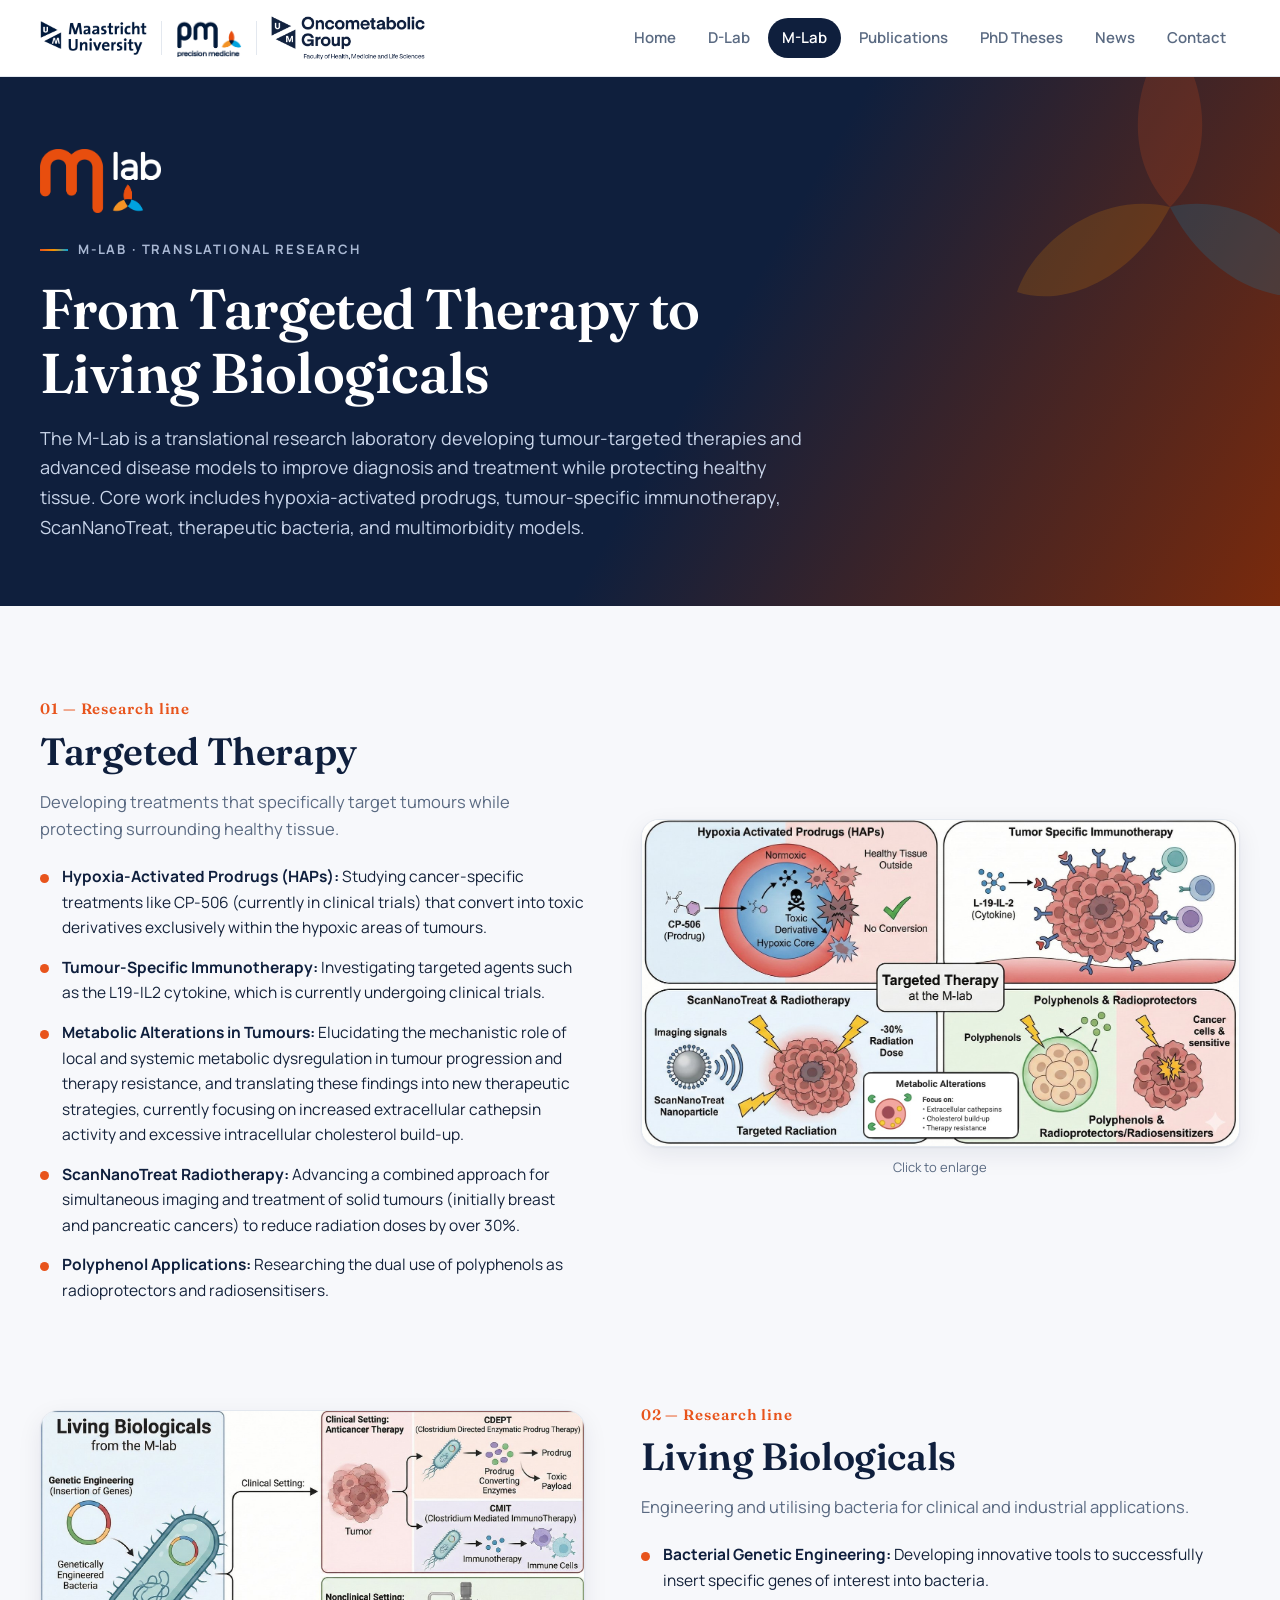
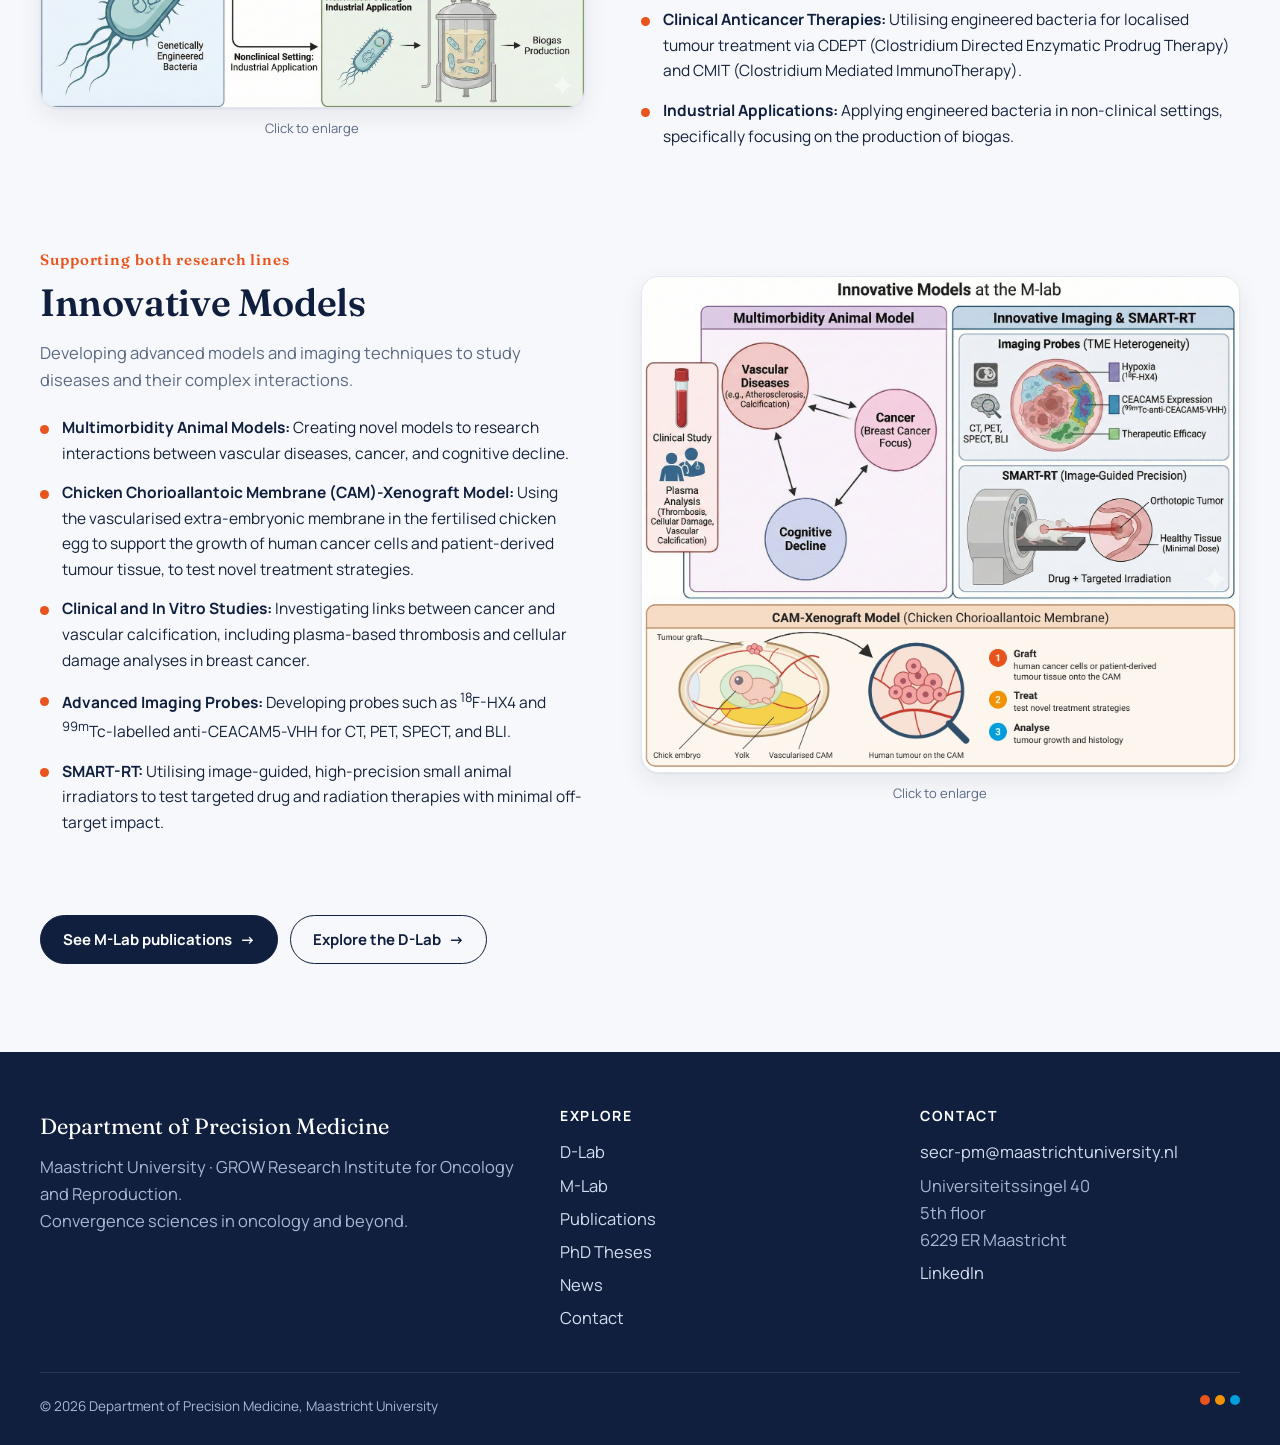
<file: m-lab.html>
<!doctype html>
<html lang="en">
<head>
<meta charset="utf-8">
<meta name="viewport" content="width=device-width, initial-scale=1">
<title>M-Lab | Department of Precision Medicine | Maastricht University</title>
<meta name="description" content="M-Lab: targeted therapy, innovative models and living biologicals.">
<link rel="icon" href="img/logos/favicon.svg" type="image/svg+xml">
<link rel="icon" href="img/logos/favicon-32.png" sizes="32x32" type="image/png">
<link rel="icon" href="img/logos/favicon-16.png" sizes="16x16" type="image/png">
<link rel="icon" href="favicon.ico" sizes="48x48">
<link rel="apple-touch-icon" href="img/logos/apple-touch-icon.png">
<meta name="theme-color" content="#0f1f3d">
<link rel="preconnect" href="https://fonts.googleapis.com">
<link rel="preconnect" href="https://fonts.gstatic.com" crossorigin>
<link href="https://fonts.googleapis.com/css2?family=Fraunces:ital,opsz,wght@0,9..144,500;0,9..144,600;1,9..144,500;1,9..144,600&family=Manrope:wght@400;500;600;700;800&display=swap" rel="stylesheet">
<link rel="stylesheet" href="assets/css/site.css?v=20261125d">
</head>
<body class="lab-m">
<header class="site-header">
  <div class="wrap">
    <a class="brand" href="index.html" aria-label="Department of Precision Medicine home">
      <img class="um" src="img/logos/um.png" alt="Maastricht University">
      <span class="divider"></span>
      <img class="pm" src="img/logos/department-logo.png" alt="Precision Medicine">
      <span class="divider d2"></span>
      <img class="onco" src="img/logos/oncometabolic-group.png" alt="Oncometabolic Group, Faculty of Health, Medicine and Life Sciences">
    </a>
    <button class="menu-btn" aria-expanded="false" aria-label="Open menu">Menu</button>
    <nav class="nav" aria-label="Main">
<a href="index.html">Home</a>
<a href="d-lab.html">D-Lab</a>
<a href="m-lab.html" class="active" aria-current="page">M-Lab</a>
<a href="publications.html">Publications</a>
<a href="theses.html">PhD Theses</a>
<a href="news.html">News</a>
<a href="contact.html">Contact</a>
    </nav>
  </div>
</header>
<main>
<section class="page-hero m">
  <div class="trefoil" style="right:-60px;top:-40px;width:340px;height:340px;opacity:.18"><svg viewBox="0 0 200 200" aria-hidden="true"><g fill-opacity=".95">
<path d="M100 100 C70 70 80 20 100 0 C120 20 130 70 100 100Z" fill="#e8541c"/>
<path d="M100 100 C140 90 180 120 190 150 C160 160 120 140 100 100Z" fill="#009fdb"/>
<path d="M100 100 C80 140 40 160 10 150 C20 120 60 90 100 100Z" fill="#f39200"/></g></svg></div>
  <div class="wrap">
    <img class="lab-logo" src="img/logos/mlab.png" alt="M-Lab logo">
    <span class="eyebrow">M-Lab · Translational research</span>
    <h1>From Targeted Therapy to Living Biologicals</h1>
    <p>The M-Lab is a translational research laboratory developing tumour-targeted therapies and advanced disease models to improve diagnosis and treatment while protecting healthy tissue. Core work includes hypoxia-activated prodrugs, tumour-specific immunotherapy, ScanNanoTreat, therapeutic bacteria, and multimorbidity models.</p>
  </div>
</section>
<section class="section"><div class="wrap"><div class="topic reveal">
  <div class="topic-text"><span class="num">01 — Research line</span><h2>Targeted Therapy</h2><p class="focus">Developing treatments that specifically target tumours while protecting surrounding healthy tissue.</p><ul><li><strong>Hypoxia-Activated Prodrugs (HAPs):</strong> Studying cancer-specific treatments like CP-506 (currently in clinical trials) that convert into toxic derivatives exclusively within the hypoxic areas of tumours.</li><li><strong>Tumour-Specific Immunotherapy:</strong> Investigating targeted agents such as the L19-IL2 cytokine, which is currently undergoing clinical trials.</li><li><strong>Metabolic Alterations in Tumours:</strong> Elucidating the mechanistic role of local and systemic metabolic dysregulation in tumour progression and therapy resistance, and translating these findings into new therapeutic strategies, currently focusing on increased extracellular cathepsin activity and excessive intracellular cholesterol build-up.</li><li><strong>ScanNanoTreat Radiotherapy:</strong> Advancing a combined approach for simultaneous imaging and treatment of solid tumours (initially breast and pancreatic cancers) to reduce radiation doses by over 30%.</li><li><strong>Polyphenol Applications:</strong> Researching the dual use of polyphenols as radioprotectors and radiosensitisers.</li></ul></div>
  <figure><button class="zoom" type="button" aria-label="Enlarge figure"><img src="img/labs/mlab-1.jpg?v=2" alt="M-Lab targeted therapy research" loading="lazy"></button><figcaption>Click to enlarge</figcaption></figure>
</div><div class="topic flip reveal">
  <div class="topic-text"><span class="num">02 — Research line</span><h2>Living Biologicals</h2><p class="focus">Engineering and utilising bacteria for clinical and industrial applications.</p><ul><li><strong>Bacterial Genetic Engineering:</strong> Developing innovative tools to successfully insert specific genes of interest into bacteria.</li><li><strong>Clinical Anticancer Therapies:</strong> Utilising engineered bacteria for localised tumour treatment via CDEPT (Clostridium Directed Enzymatic Prodrug Therapy) and CMIT (Clostridium Mediated ImmunoTherapy).</li><li><strong>Industrial Applications:</strong> Applying engineered bacteria in non-clinical settings, specifically focusing on the production of biogas.</li></ul></div>
  <figure><button class="zoom" type="button" aria-label="Enlarge figure"><img src="img/labs/mlab-3.jpg" alt="M-Lab living biologicals research" loading="lazy"></button><figcaption>Click to enlarge</figcaption></figure>
</div><div class="topic reveal">
  <div class="topic-text"><span class="num">Supporting both research lines</span><h2>Innovative Models</h2><p class="focus">Developing advanced models and imaging techniques to study diseases and their complex interactions.</p><ul><li><strong>Multimorbidity Animal Models:</strong> Creating novel models to research interactions between vascular diseases, cancer, and cognitive decline.</li><li><strong>Chicken Chorioallantoic Membrane (CAM)-Xenograft Model:</strong> Using the vascularised extra-embryonic membrane in the fertilised chicken egg to support the growth of human cancer cells and patient-derived tumour tissue, to test novel treatment strategies.</li><li><strong>Clinical and In Vitro Studies:</strong> Investigating links between cancer and vascular calcification, including plasma-based thrombosis and cellular damage analyses in breast cancer.</li><li><strong>Advanced Imaging Probes:</strong> Developing probes such as <sup>18</sup>F-HX4 and <sup>99m</sup>Tc-labelled anti-CEACAM5-VHH for CT, PET, SPECT, and BLI.</li><li><strong>SMART-RT:</strong> Utilising image-guided, high-precision small animal irradiators to test targeted drug and radiation therapies with minimal off-target impact.</li></ul></div>
  <figure><button class="zoom" type="button" aria-label="Enlarge figure"><img src="img/labs/mlab-2.jpg?v=2" alt="M-Lab innovative models: multimorbidity animal model, imaging probes, SMART-RT and the CAM-xenograft model" loading="lazy"></button><figcaption>Click to enlarge</figcaption></figure>
</div>
<div style="margin-top:80px;display:flex;gap:12px;flex-wrap:wrap">
  <a class="btn" href="publications.html">See M-Lab publications <span class="arr">→</span></a>
  <a class="btn ghost" href="d-lab.html">Explore the D-Lab <span class="arr">→</span></a>
</div></div></section>
</main>
<footer class="site-footer">
  <div class="wrap">
    <div class="foot">
      <div>
        <div class="name">Department of Precision Medicine</div>
        <p>Maastricht University · GROW Research Institute for Oncology and Reproduction.<br>Convergence sciences in oncology and beyond.</p>
      </div>
      <div>
        <h4>Explore</h4>
        <ul><li><a href="d-lab.html">D-Lab</a></li><li><a href="m-lab.html">M-Lab</a></li><li><a href="publications.html">Publications</a></li><li><a href="theses.html">PhD Theses</a></li><li><a href="news.html">News</a></li><li><a href="contact.html">Contact</a></li></ul>
      </div>
      <div>
        <h4>Contact</h4>
        <ul>
          <li><a href="mailto:secr-pm@maastrichtuniversity.nl">secr-pm@maastrichtuniversity.nl</a></li>
          <li>Universiteitssingel 40<br>5th floor<br>6229 ER Maastricht</li>
          <li><a href="https://www.linkedin.com/company/precision-medicine-maastricht-university/" target="_blank" rel="noopener">LinkedIn</a></li>
        </ul>
      </div>
    </div>
    <div class="foot-bottom">
      <span>© <span data-year>2026</span> Department of Precision Medicine, Maastricht University</span>
      <span class="tri"><i style="background:#e8541c"></i><i style="background:#f39200"></i><i style="background:#009fdb"></i></span>
    </div>
  </div>
</footer>
<div class="lightbox" role="dialog" aria-label="Enlarged figure"><button aria-label="Close">×</button><img alt=""></div>
<script src="assets/js/site.js"></script>
</body>
</html>
</file>
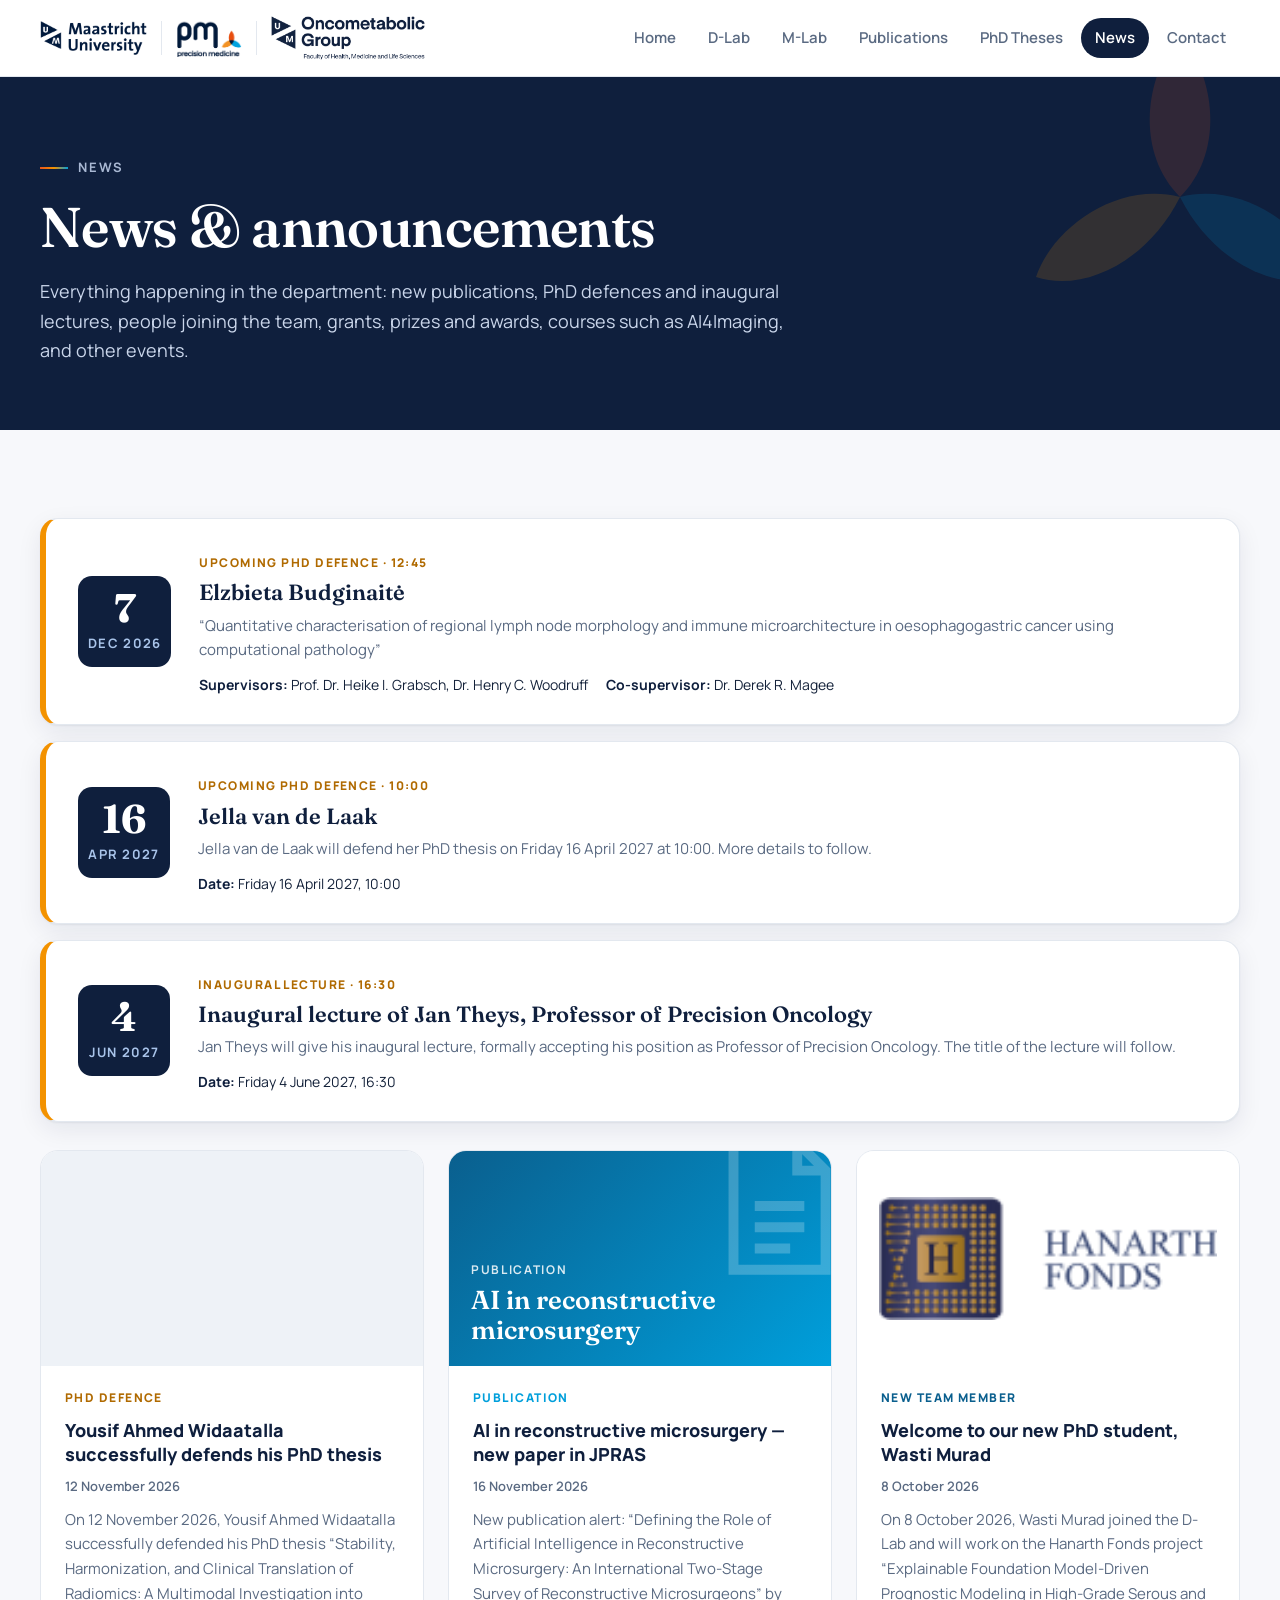
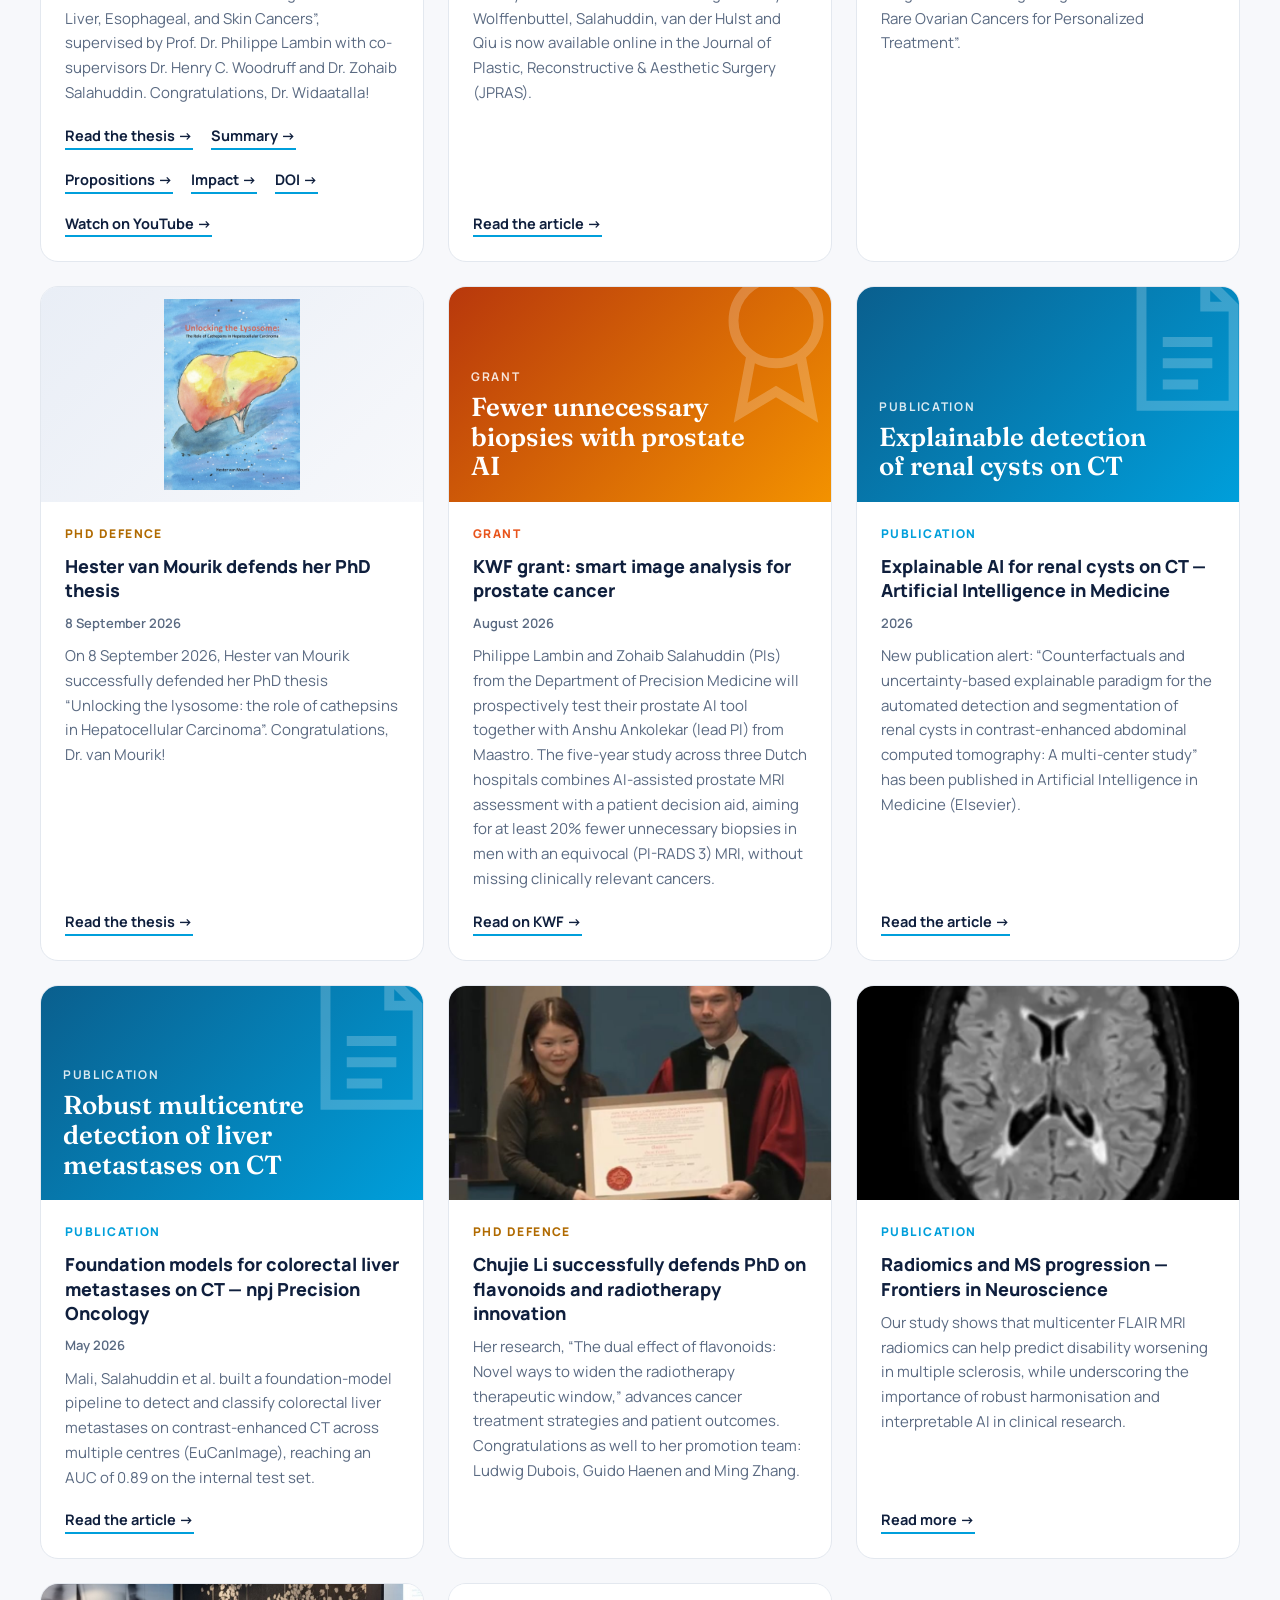
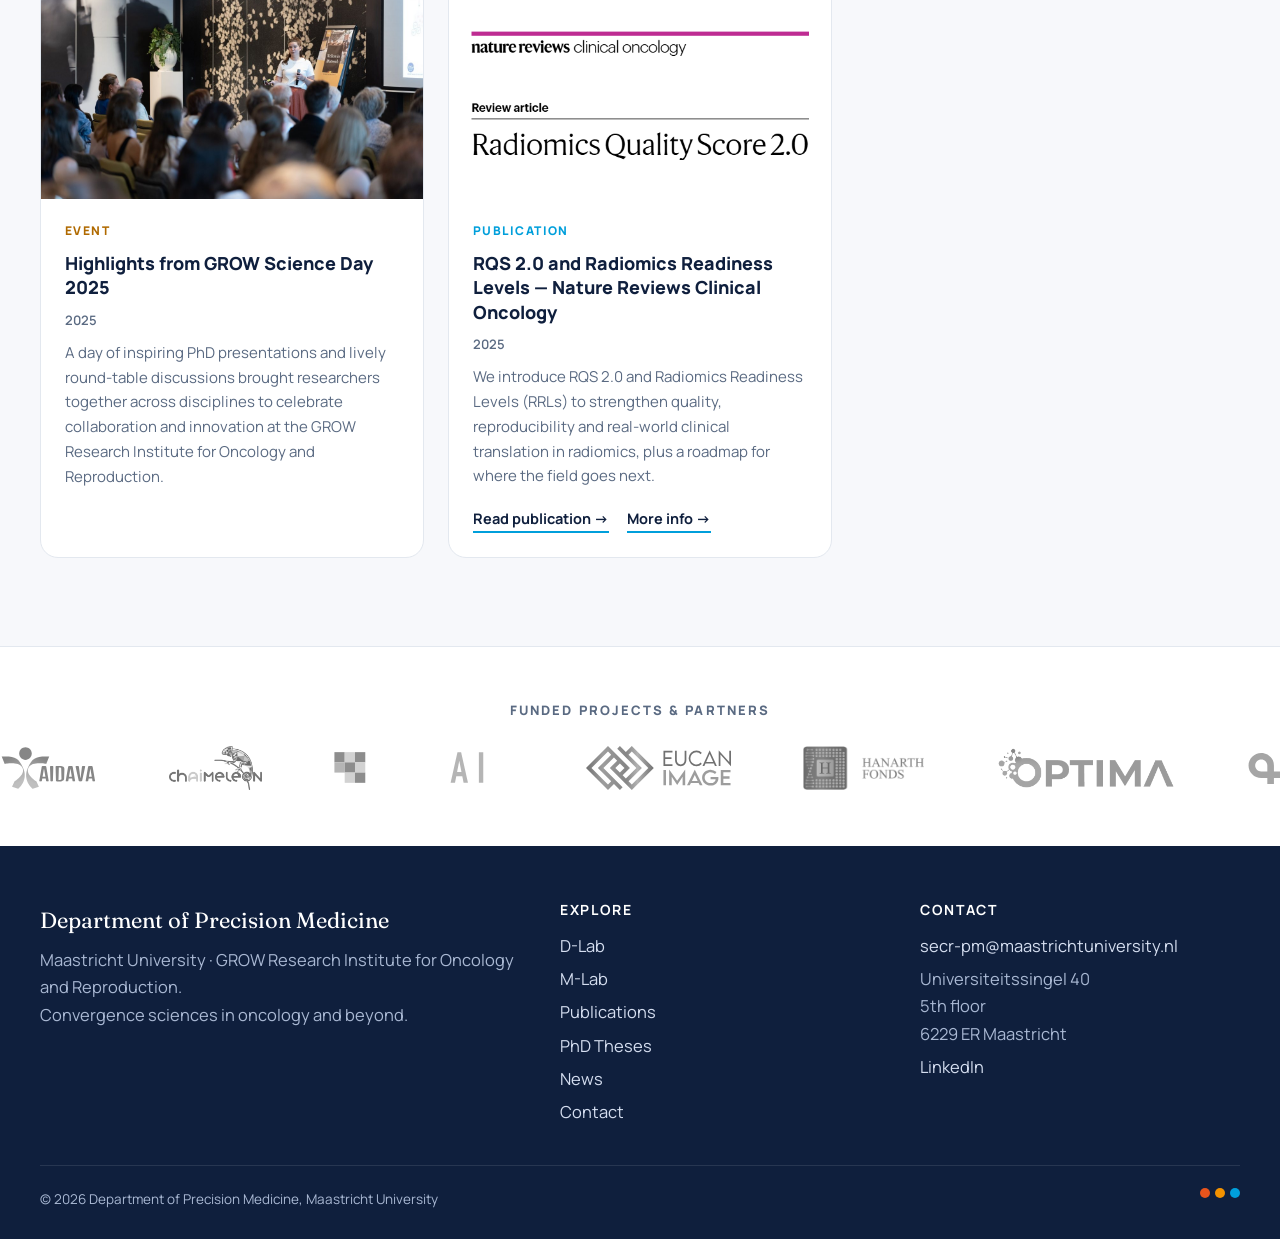
<file: news.html>
<!doctype html>
<html lang="en">
<head>
<meta charset="utf-8">
<meta name="viewport" content="width=device-width, initial-scale=1">
<title>News | Department of Precision Medicine | Maastricht University</title>
<meta name="description" content="News and announcements from the Department of Precision Medicine: publications, PhD defences, events, courses, grants, prizes and awards.">
<link rel="icon" href="img/logos/favicon.svg" type="image/svg+xml">
<link rel="icon" href="img/logos/favicon-32.png" sizes="32x32" type="image/png">
<link rel="icon" href="img/logos/favicon-16.png" sizes="16x16" type="image/png">
<link rel="icon" href="favicon.ico" sizes="48x48">
<link rel="apple-touch-icon" href="img/logos/apple-touch-icon.png">
<meta name="theme-color" content="#0f1f3d">
<link rel="preconnect" href="https://fonts.googleapis.com">
<link rel="preconnect" href="https://fonts.gstatic.com" crossorigin>
<link href="https://fonts.googleapis.com/css2?family=Fraunces:ital,opsz,wght@0,9..144,500;0,9..144,600;1,9..144,500;1,9..144,600&family=Manrope:wght@400;500;600;700;800&display=swap" rel="stylesheet">
<link rel="stylesheet" href="assets/css/site.css?v=20261125d">
</head>
<body class="">
<header class="site-header">
  <div class="wrap">
    <a class="brand" href="index.html" aria-label="Department of Precision Medicine home">
      <img class="um" src="img/logos/um.png" alt="Maastricht University">
      <span class="divider"></span>
      <img class="pm" src="img/logos/department-logo.png" alt="Precision Medicine">
      <span class="divider d2"></span>
      <img class="onco" src="img/logos/oncometabolic-group.png" alt="Oncometabolic Group, Faculty of Health, Medicine and Life Sciences">
    </a>
    <button class="menu-btn" aria-expanded="false" aria-label="Open menu">Menu</button>
    <nav class="nav" aria-label="Main">
<a href="index.html">Home</a>
<a href="d-lab.html">D-Lab</a>
<a href="m-lab.html">M-Lab</a>
<a href="publications.html">Publications</a>
<a href="theses.html">PhD Theses</a>
<a href="news.html" class="active" aria-current="page">News</a>
<a href="contact.html">Contact</a>
    </nav>
  </div>
</header>
<main>
<section class="page-hero">
  <div class="trefoil" style="right:-60px;top:-40px;width:320px;height:320px;opacity:.16"><svg viewBox="0 0 200 200" aria-hidden="true"><g fill-opacity=".95">
<path d="M100 100 C70 70 80 20 100 0 C120 20 130 70 100 100Z" fill="#e8541c"/>
<path d="M100 100 C140 90 180 120 190 150 C160 160 120 140 100 100Z" fill="#009fdb"/>
<path d="M100 100 C80 140 40 160 10 150 C20 120 60 90 100 100Z" fill="#f39200"/></g></svg></div>
  <div class="wrap"><span class="eyebrow">News</span><h1>News &amp; announcements</h1><p>Everything happening in the department: new publications, PhD defences and inaugural lectures, people joining the team, grants, prizes and awards, courses such as AI4Imaging, and other events.</p></div>
</section>
<section class="section"><div class="wrap">
  <article class="featured reveal" style="margin-bottom:16px">
  <div class="datebox"><b>7</b><span>Dec 2026</span></div>
  <div>
    <span class="tag t-event">Upcoming PhD defence · 12:45</span>
    <h3>Elzbieta Budginaitė</h3>
    <p>“Quantitative characterisation of regional lymph node morphology and immune microarchitecture in oesophagogastric cancer using computational pathology”</p>
    <div class="meta-line"><span><strong>Supervisors:</strong> Prof. Dr. Heike I. Grabsch, Dr. Henry C. Woodruff</span><span><strong>Co-supervisor:</strong> Dr. Derek R. Magee</span></div>
  </div>
</article>
<article class="featured reveal" style="margin-bottom:16px">
  <div class="datebox"><b>16</b><span>Apr 2027</span></div>
  <div>
    <span class="tag t-event">Upcoming PhD defence · 10:00</span>
    <h3>Jella van de Laak</h3>
    <p>Jella van de Laak will defend her PhD thesis on Friday 16 April 2027 at 10:00. More details to follow.</p>
    <div class="meta-line"><span><strong>Date:</strong> Friday 16 April 2027, 10:00</span></div>
  </div>
</article>
<article class="featured reveal">
  <div class="datebox"><b>4</b><span>Jun 2027</span></div>
  <div>
    <span class="tag t-event">Inaugural lecture · 16:30</span>
    <h3>Inaugural lecture of Jan Theys, Professor of Precision Oncology</h3>
    <p>Jan Theys will give his inaugural lecture, formally accepting his position as Professor of Precision Oncology. The title of the lecture will follow.</p>
    <div class="meta-line"><span><strong>Date:</strong> Friday 4 June 2027, 16:30</span></div>
  </div>
</article>
  <div class="news-grid"><article class="news-card reveal"><div class="news-media"><iframe src="https://www.youtube-nocookie.com/embed/mIgztIBAmZE" title="PhD defence of Yousif Ahmed Widaatalla (video)" loading="lazy" allow="accelerometer; clipboard-write; encrypted-media; gyroscope; picture-in-picture; web-share" referrerpolicy="strict-origin-when-cross-origin" allowfullscreen></iframe></div>
<div class="news-body"><span class="tag t-defence">PhD defence</span><h3>Yousif Ahmed Widaatalla successfully defends his PhD thesis</h3><span class="date">12 November 2026</span><p>On 12 November 2026, Yousif Ahmed Widaatalla successfully defended his PhD thesis “Stability, Harmonization, and Clinical Translation of Radiomics: A Multimodal Investigation into Liver, Esophageal, and Skin Cancers”, supervised by Prof. Dr. Philippe Lambin with co-supervisors Dr. Henry C. Woodruff and Dr. Zohaib Salahuddin. Congratulations, Dr. Widaatalla!</p><div class="news-links"><a href="https://cris.maastrichtuniversity.nl/files/325906674/c9397-embargo.pdf" target="_blank" rel="noopener">Read the thesis →</a><a href="https://cris.maastrichtuniversity.nl/files/325906676/s9397.pdf" target="_blank" rel="noopener">Summary →</a><a href="https://cris.maastrichtuniversity.nl/files/325906678/p9397.pdf" target="_blank" rel="noopener">Propositions →</a><a href="https://cris.maastrichtuniversity.nl/files/325906682/i9397.pdf" target="_blank" rel="noopener">Impact →</a><a href="https://doi.org/10.26481/dis.20261112yw" target="_blank" rel="noopener">DOI →</a><a href="https://www.youtube.com/watch?v=mIgztIBAmZE" target="_blank" rel="noopener">Watch on YouTube →</a></div></div></article><article class="news-card reveal"><div class="news-media"><div class="tile k-pub"><svg viewBox="0 0 24 24" fill="none" stroke="#fff" stroke-width="1.4"><path d="M6 3h9l4 4v14H6z"/><path d="M15 3v4h4M9 12h7M9 15h7M9 18h5"/></svg><span class="small">Publication</span><span class="big">AI in reconstructive microsurgery</span></div></div>
<div class="news-body"><span class="tag t-pub">Publication</span><h3>AI in reconstructive microsurgery — new paper in JPRAS</h3><span class="date">16 November 2026</span><p>New publication alert: “Defining the Role of Artificial Intelligence in Reconstructive Microsurgery: An International Two-Stage Survey of Reconstructive Microsurgeons” by Wolffenbuttel, Salahuddin, van der Hulst and Qiu is now available online in the Journal of Plastic, Reconstructive &amp; Aesthetic Surgery (JPRAS).</p><div class="news-links"><a href="https://www.sciencedirect.com/science/article/pii/S1748681526006492" target="_blank" rel="noopener">Read the article →</a></div></div></article><article class="news-card reveal"><div class="news-media m-contain"><img src="img/grants/hanarthfonds.png" alt="" loading="lazy"></div>
<div class="news-body"><span class="tag t-team">New team member</span><h3>Welcome to our new PhD student, Wasti Murad</h3><span class="date">8 October 2026</span><p>On 8 October 2026, Wasti Murad joined the D-Lab and will work on the Hanarth Fonds project “Explainable Foundation Model-Driven Prognostic Modeling in High-Grade Serous and Rare Ovarian Cancers for Personalized Treatment”.</p><div class="news-links"></div></div></article><article class="news-card reveal"><div class="news-media m-cover"><img src="img/theses/2026_van_Mourik_Unlocking_the_lysosome.jpg" alt="" loading="lazy"></div>
<div class="news-body"><span class="tag t-defence">PhD defence</span><h3>Hester van Mourik defends her PhD thesis</h3><span class="date">8 September 2026</span><p>On 8 September 2026, Hester van Mourik successfully defended her PhD thesis “Unlocking the lysosome: the role of cathepsins in Hepatocellular Carcinoma”. Congratulations, Dr. van Mourik!</p><div class="news-links"><a href="https://cris.maastrichtuniversity.nl/files/320631749/c9269-embargo.pdf" target="_blank" rel="noopener">Read the thesis →</a></div></div></article><article class="news-card reveal"><div class="news-media"><div class="tile k-grant"><svg viewBox="0 0 24 24" fill="none" stroke="#fff" stroke-width="1.4"><circle cx="12" cy="9" r="6"/><path d="M8.5 14 7 22l5-3 5 3-1.5-8"/></svg><span class="small">Grant</span><span class="big">Fewer unnecessary biopsies with prostate AI</span></div></div>
<div class="news-body"><span class="tag t-grant">Grant</span><h3>KWF grant: smart image analysis for prostate cancer</h3><span class="date">August 2026</span><p>Philippe Lambin and Zohaib Salahuddin (PIs) from the Department of Precision Medicine will prospectively test their prostate AI tool together with Anshu Ankolekar (lead PI) from Maastro. The five-year study across three Dutch hospitals combines AI-assisted prostate MRI assessment with a patient decision aid, aiming for at least 20% fewer unnecessary biopsies in men with an equivocal (PI-RADS 3) MRI, without missing clinically relevant cancers.</p><div class="news-links"><a href="https://www.kwf.nl/onderzoek/onderzoeksdatabase/slimme-beeldanalyse-bij-prostaatkanker-minder-onnodige-biopsieen-en" target="_blank" rel="noopener">Read on KWF →</a></div></div></article><article class="news-card reveal"><div class="news-media"><div class="tile k-pub"><svg viewBox="0 0 24 24" fill="none" stroke="#fff" stroke-width="1.4"><path d="M6 3h9l4 4v14H6z"/><path d="M15 3v4h4M9 12h7M9 15h7M9 18h5"/></svg><span class="small">Publication</span><span class="big">Explainable detection of renal cysts on CT</span></div></div>
<div class="news-body"><span class="tag t-pub">Publication</span><h3>Explainable AI for renal cysts on CT — Artificial Intelligence in Medicine</h3><span class="date">2026</span><p>New publication alert: “Counterfactuals and uncertainty-based explainable paradigm for the automated detection and segmentation of renal cysts in contrast-enhanced abdominal computed tomography: A multi-center study” has been published in Artificial Intelligence in Medicine (Elsevier).</p><div class="news-links"><a href="https://www.sciencedirect.com/science/article/pii/S0933365726001703" target="_blank" rel="noopener">Read the article →</a></div></div></article><article class="news-card reveal"><div class="news-media"><div class="tile k-pub"><svg viewBox="0 0 24 24" fill="none" stroke="#fff" stroke-width="1.4"><path d="M6 3h9l4 4v14H6z"/><path d="M15 3v4h4M9 12h7M9 15h7M9 18h5"/></svg><span class="small">Publication</span><span class="big">Robust multicentre detection of liver metastases on CT</span></div></div>
<div class="news-body"><span class="tag t-pub">Publication</span><h3>Foundation models for colorectal liver metastases on CT — npj Precision Oncology</h3><span class="date">May 2026</span><p>Mali, Salahuddin et al. built a foundation-model pipeline to detect and classify colorectal liver metastases on contrast-enhanced CT across multiple centres (EuCanImage), reaching an AUC of 0.89 on the internal test set.</p><div class="news-links"><a href="https://www.nature.com/articles/s41698-026-01482-2" target="_blank" rel="noopener">Read the article →</a></div></div></article><article class="news-card reveal"><div class="news-media"><img src="img/news/news1.jpg" alt="" loading="lazy"></div>
<div class="news-body"><span class="tag t-defence">PhD defence</span><h3>Chujie Li successfully defends PhD on flavonoids and radiotherapy innovation</h3><p>Her research, “The dual effect of flavonoids: Novel ways to widen the radiotherapy therapeutic window,” advances cancer treatment strategies and patient outcomes. Congratulations as well to her promotion team: Ludwig Dubois, Guido Haenen and Ming Zhang.</p><div class="news-links"></div></div></article><article class="news-card reveal"><div class="news-media"><img src="img/news/news2.png" alt="" loading="lazy"></div>
<div class="news-body"><span class="tag t-pub">Publication</span><h3>Radiomics and MS progression — Frontiers in Neuroscience</h3><p>Our study shows that multicenter FLAIR MRI radiomics can help predict disability worsening in multiple sclerosis, while underscoring the importance of robust harmonisation and interpretable AI in clinical research.</p><div class="news-links"><a href="https://lnkd.in/eUBh5NtA" target="_blank" rel="noopener">Read more →</a></div></div></article><article class="news-card reveal"><div class="news-media"><img src="img/news/news3.jpg" alt="" loading="lazy"></div>
<div class="news-body"><span class="tag t-event">Event</span><h3>Highlights from GROW Science Day 2025</h3><span class="date">2025</span><p>A day of inspiring PhD presentations and lively round-table discussions brought researchers together across disciplines to celebrate collaboration and innovation at the GROW Research Institute for Oncology and Reproduction.</p><div class="news-links"></div></div></article><article class="news-card reveal"><div class="news-media m-contain"><img src="img/news/news4.png" alt="" loading="lazy"></div>
<div class="news-body"><span class="tag t-pub">Publication</span><h3>RQS 2.0 and Radiomics Readiness Levels — Nature Reviews Clinical Oncology</h3><span class="date">2025</span><p>We introduce RQS 2.0 and Radiomics Readiness Levels (RRLs) to strengthen quality, reproducibility and real-world clinical translation in radiomics, plus a roadmap for where the field goes next.</p><div class="news-links"><a href="https://rdcu.be/eD7tw" target="_blank" rel="noopener">Read publication →</a><a href="https://lnkd.in/ecftCUyu" target="_blank" rel="noopener">More info →</a></div></div></article></div>
</div></section>
<section class="partners" aria-label="Funded projects and partners"><h2>Funded projects &amp; partners</h2><div class="ticker"><img src="img/grants/aidava.svg" alt="AIDAVA"><img src="img/grants/chaimeleon.svg" alt="CHAIMELEON"><img src="img/grants/eucaim.svg" alt="EUCAIM"><img src="img/grants/eucanimage.svg" alt="EuCanImage"><img src="img/grants/hanarthfonds.png" alt="Hanarth Fonds"><img src="img/grants/optima.png" alt="OPTIMA"><img src="img/grants/radioval.svg" alt="RadioVal"><img src="img/grants/realm.svg" alt="REALM"><img src="img/grants/aidava.svg" alt="" aria-hidden="true"><img src="img/grants/chaimeleon.svg" alt="" aria-hidden="true"><img src="img/grants/eucaim.svg" alt="" aria-hidden="true"><img src="img/grants/eucanimage.svg" alt="" aria-hidden="true"><img src="img/grants/hanarthfonds.png" alt="" aria-hidden="true"><img src="img/grants/optima.png" alt="" aria-hidden="true"><img src="img/grants/radioval.svg" alt="" aria-hidden="true"><img src="img/grants/realm.svg" alt="" aria-hidden="true"></div></section>
</main>
<footer class="site-footer">
  <div class="wrap">
    <div class="foot">
      <div>
        <div class="name">Department of Precision Medicine</div>
        <p>Maastricht University · GROW Research Institute for Oncology and Reproduction.<br>Convergence sciences in oncology and beyond.</p>
      </div>
      <div>
        <h4>Explore</h4>
        <ul><li><a href="d-lab.html">D-Lab</a></li><li><a href="m-lab.html">M-Lab</a></li><li><a href="publications.html">Publications</a></li><li><a href="theses.html">PhD Theses</a></li><li><a href="news.html">News</a></li><li><a href="contact.html">Contact</a></li></ul>
      </div>
      <div>
        <h4>Contact</h4>
        <ul>
          <li><a href="mailto:secr-pm@maastrichtuniversity.nl">secr-pm@maastrichtuniversity.nl</a></li>
          <li>Universiteitssingel 40<br>5th floor<br>6229 ER Maastricht</li>
          <li><a href="https://www.linkedin.com/company/precision-medicine-maastricht-university/" target="_blank" rel="noopener">LinkedIn</a></li>
        </ul>
      </div>
    </div>
    <div class="foot-bottom">
      <span>© <span data-year>2026</span> Department of Precision Medicine, Maastricht University</span>
      <span class="tri"><i style="background:#e8541c"></i><i style="background:#f39200"></i><i style="background:#009fdb"></i></span>
    </div>
  </div>
</footer>
<div class="lightbox" role="dialog" aria-label="Enlarged figure"><button aria-label="Close">×</button><img alt=""></div>
<script src="assets/js/site.js"></script>
</body>
</html>
</file>
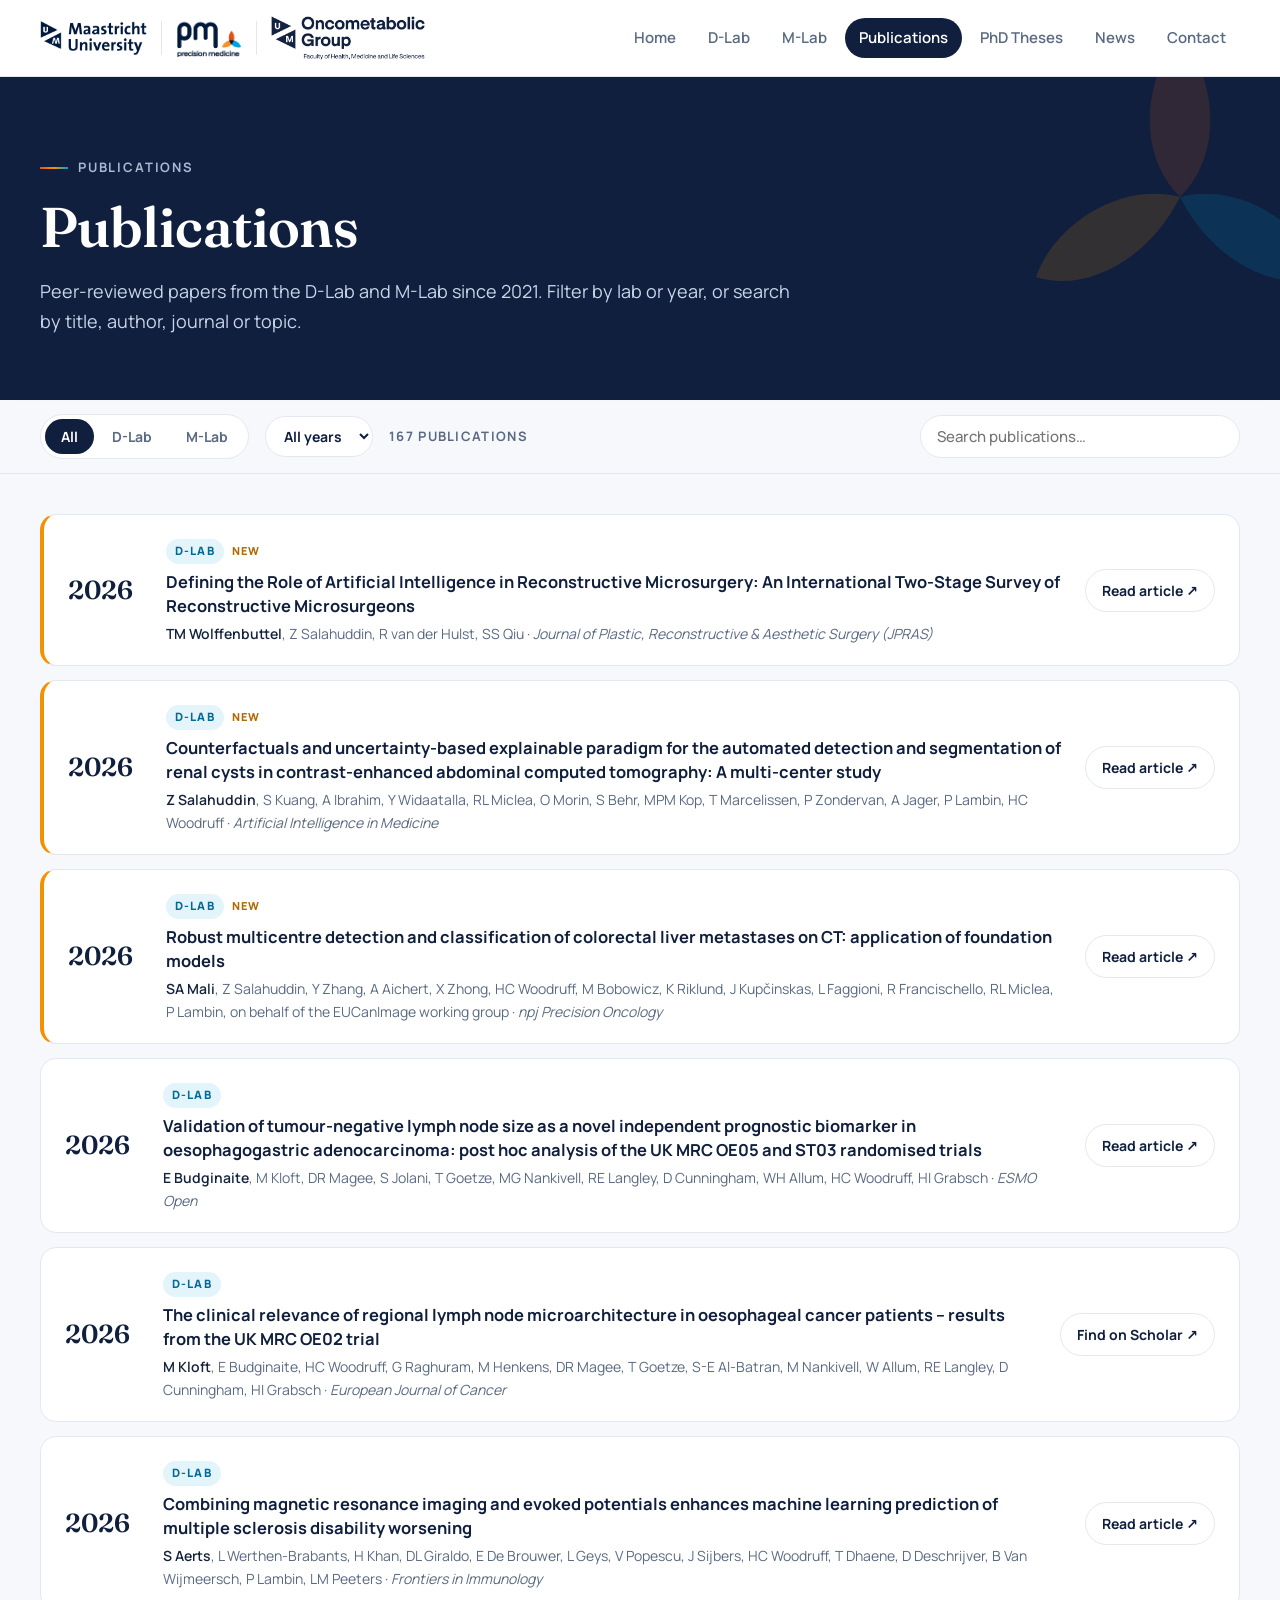
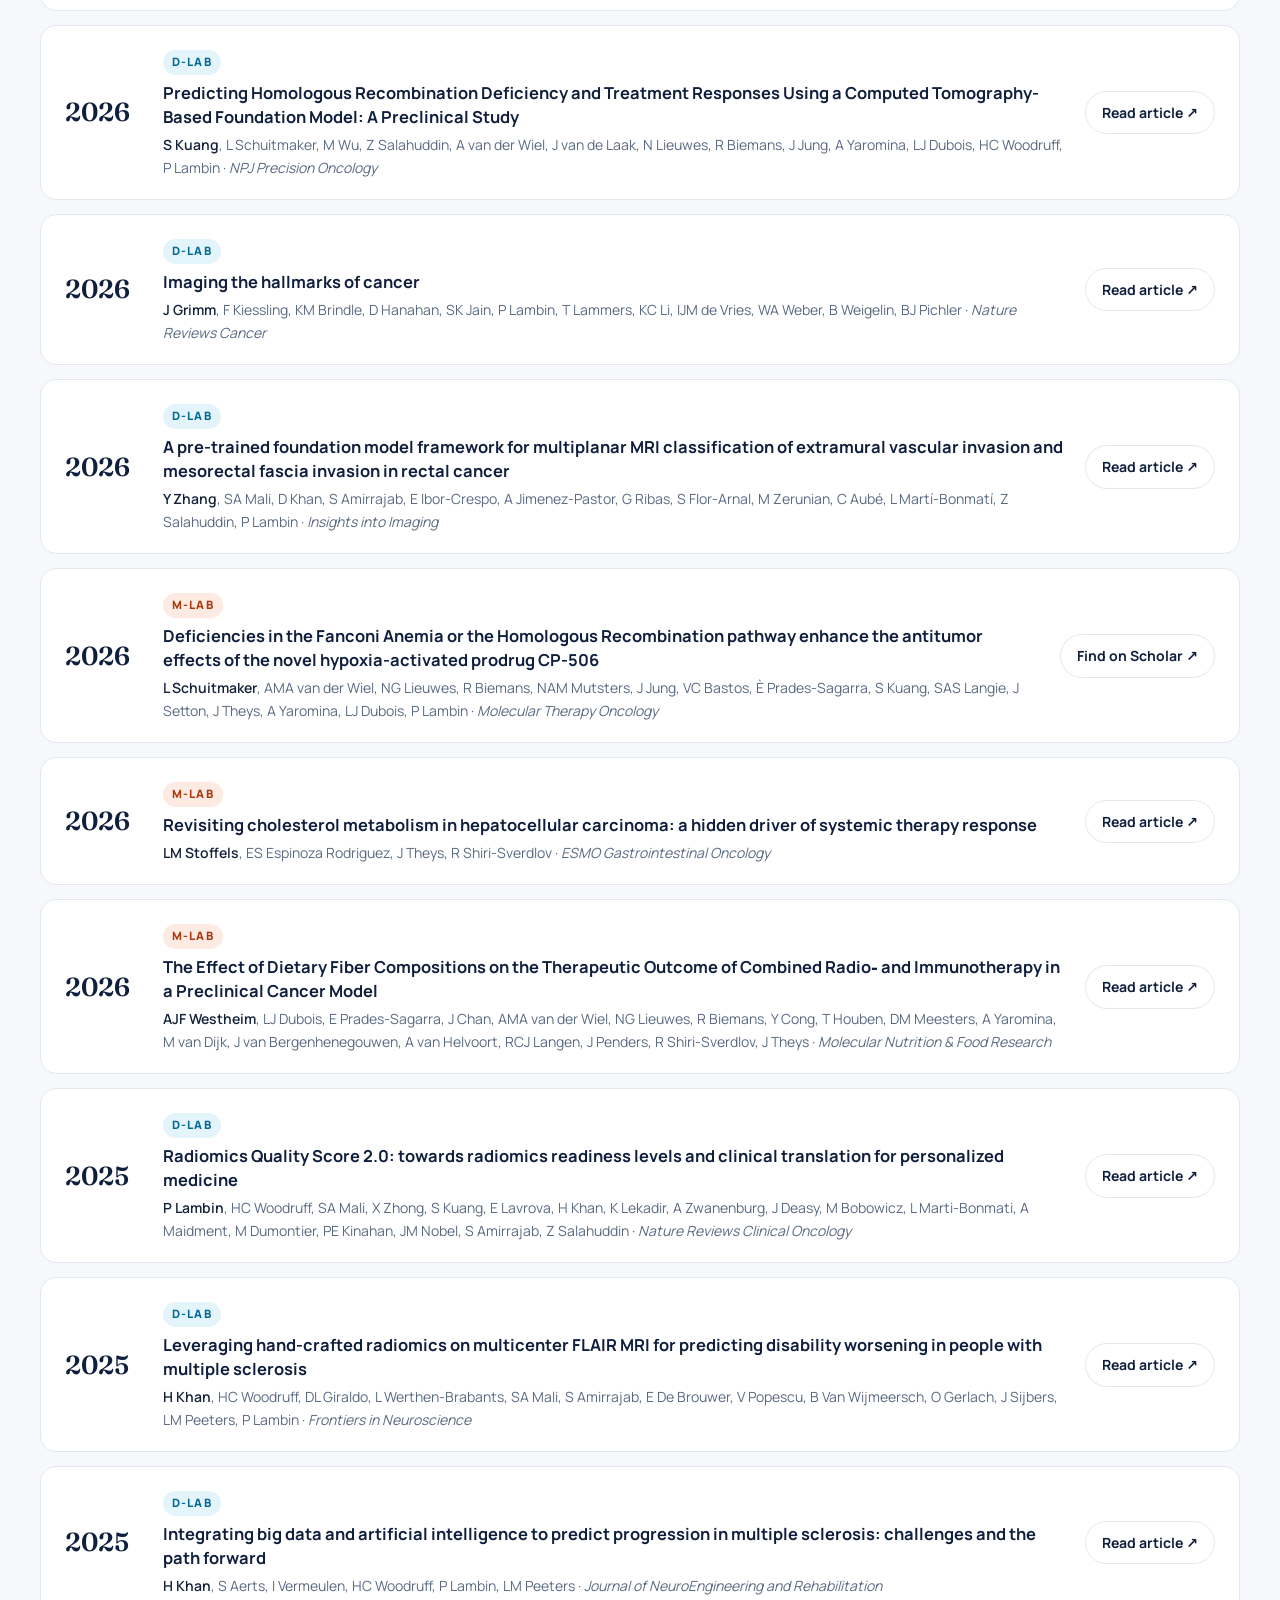
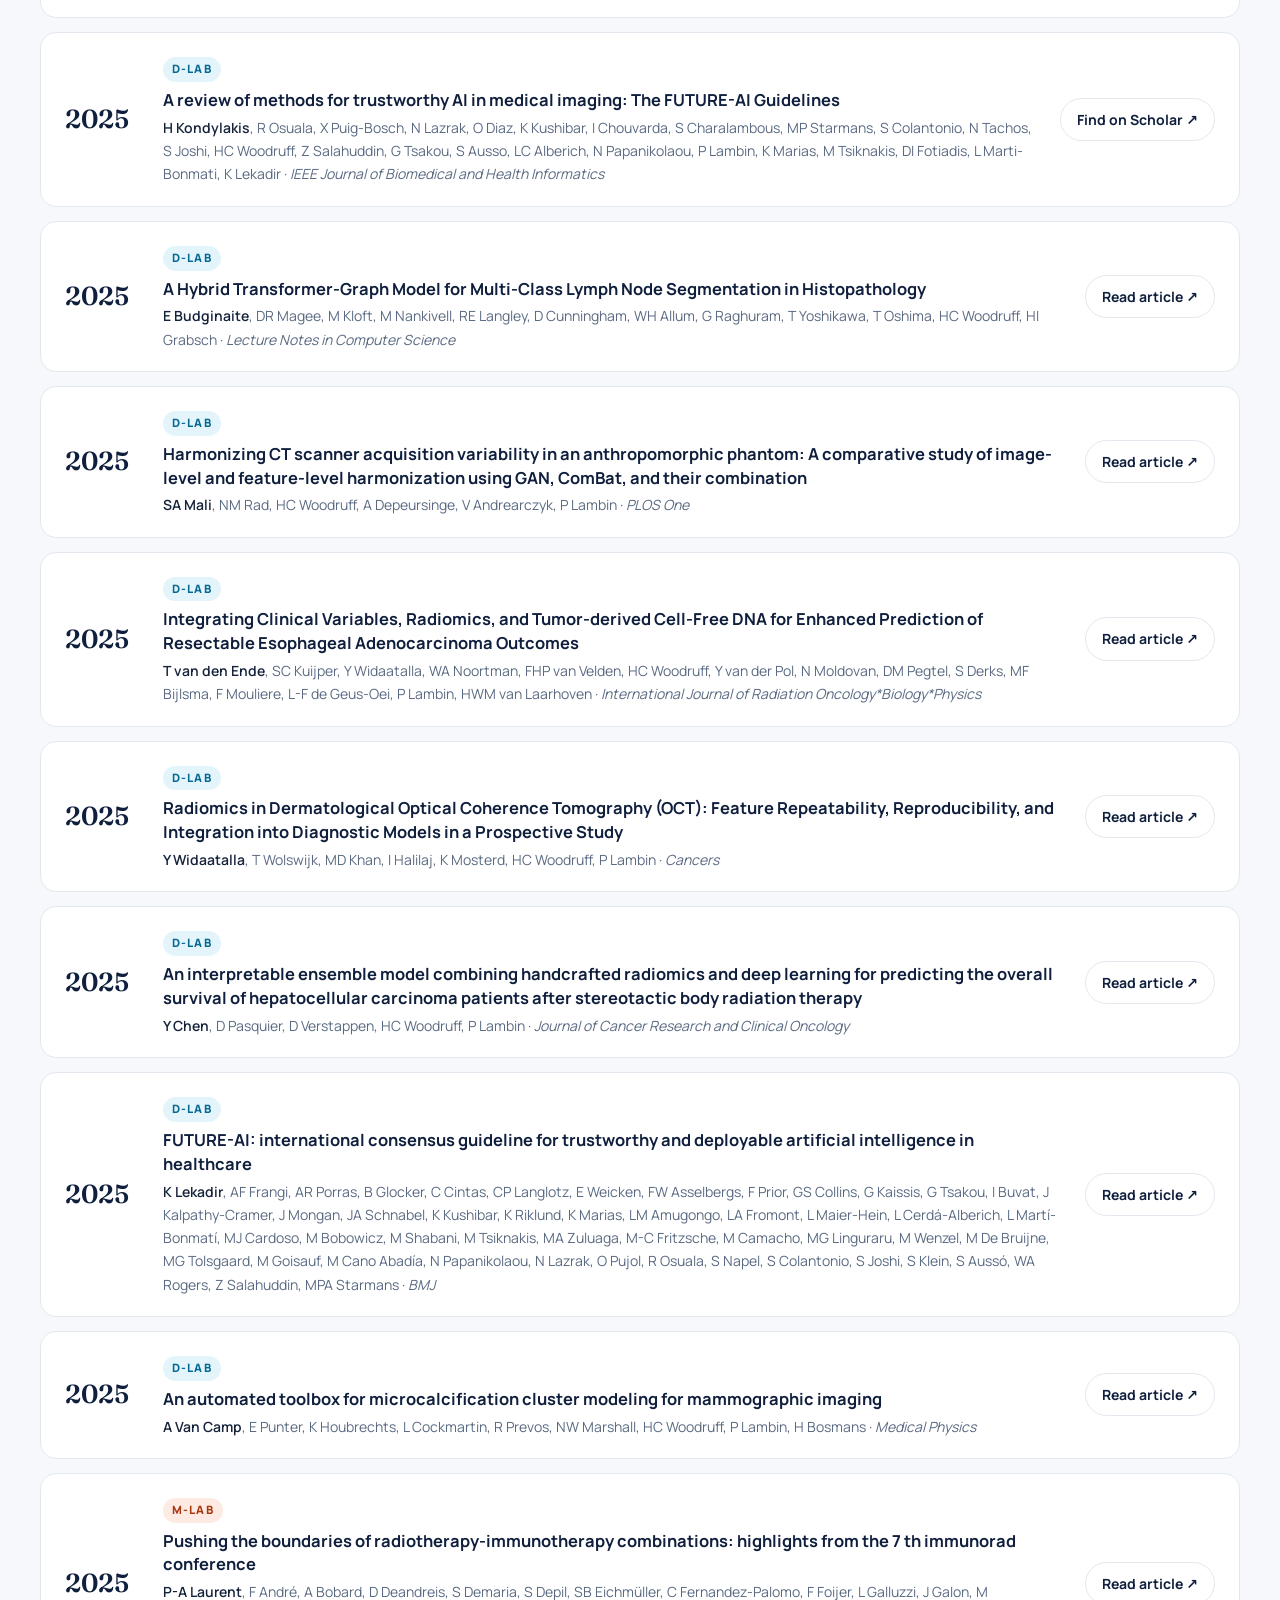
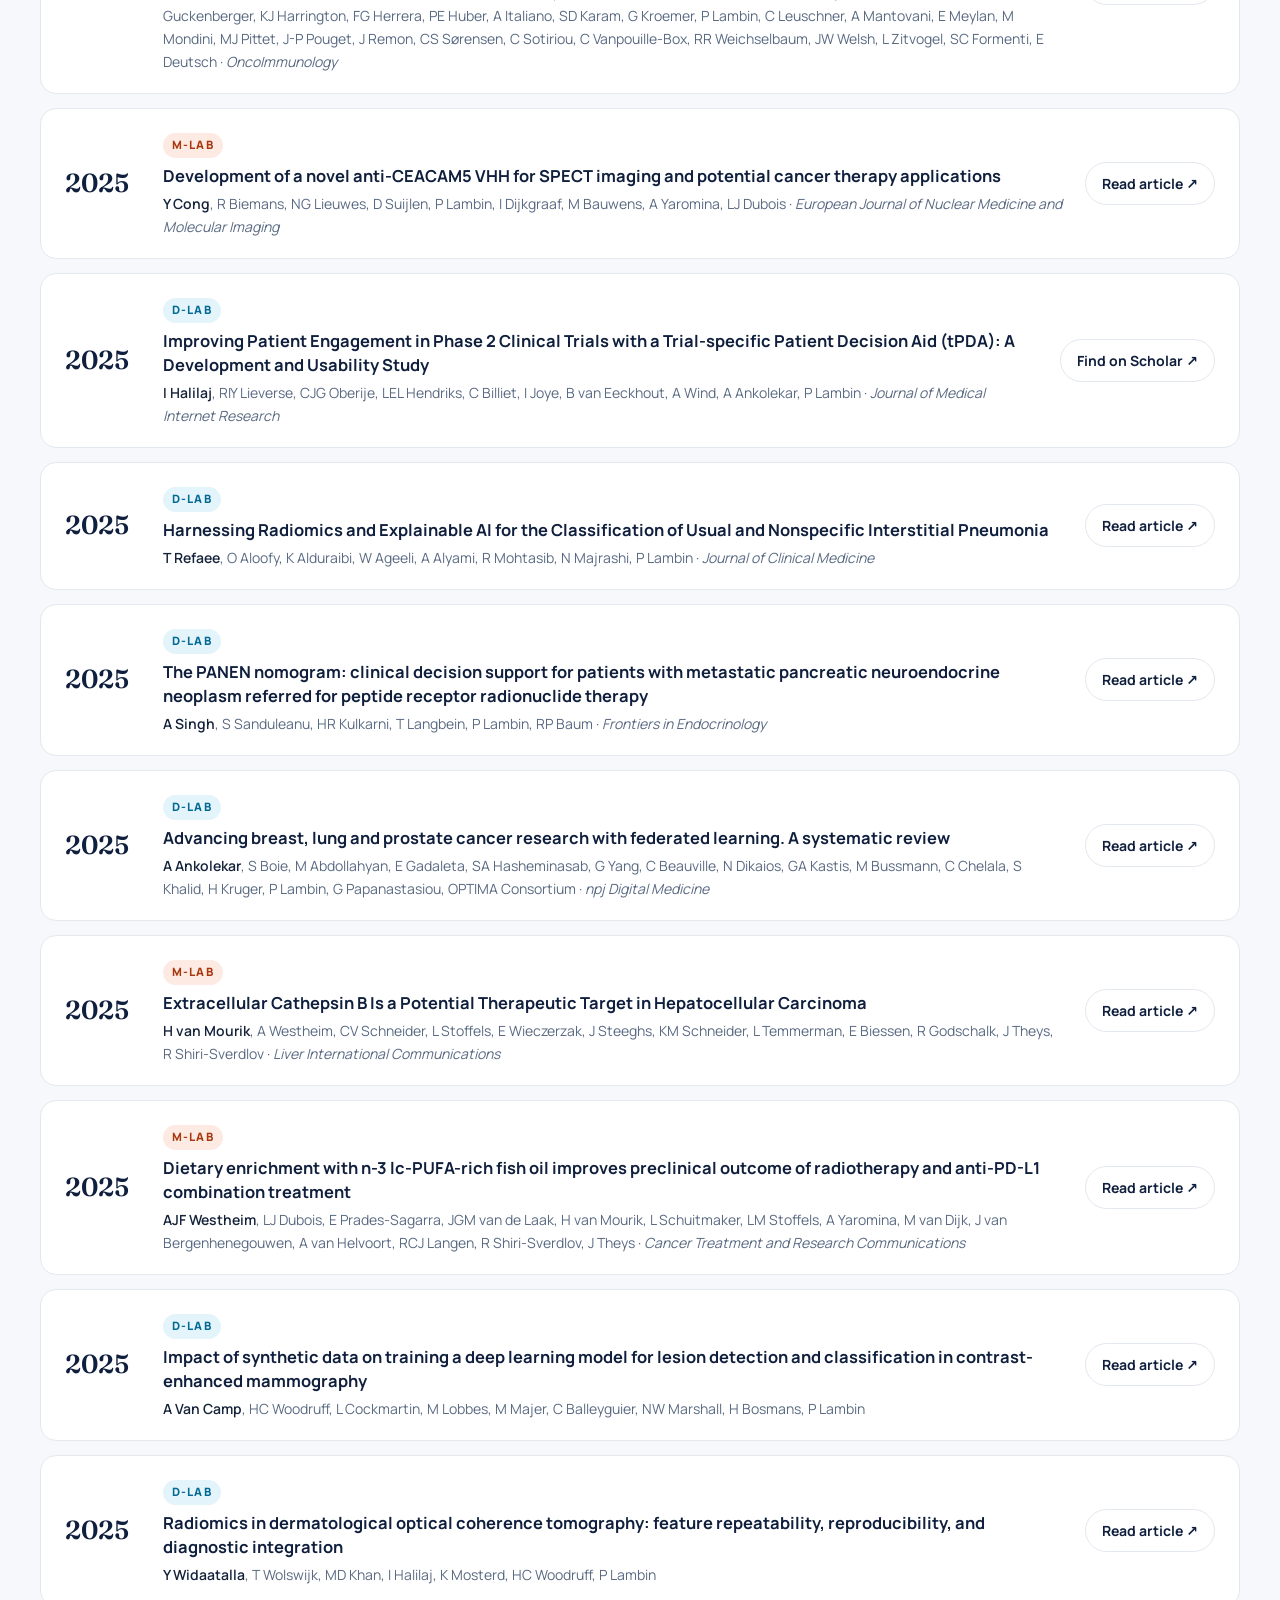
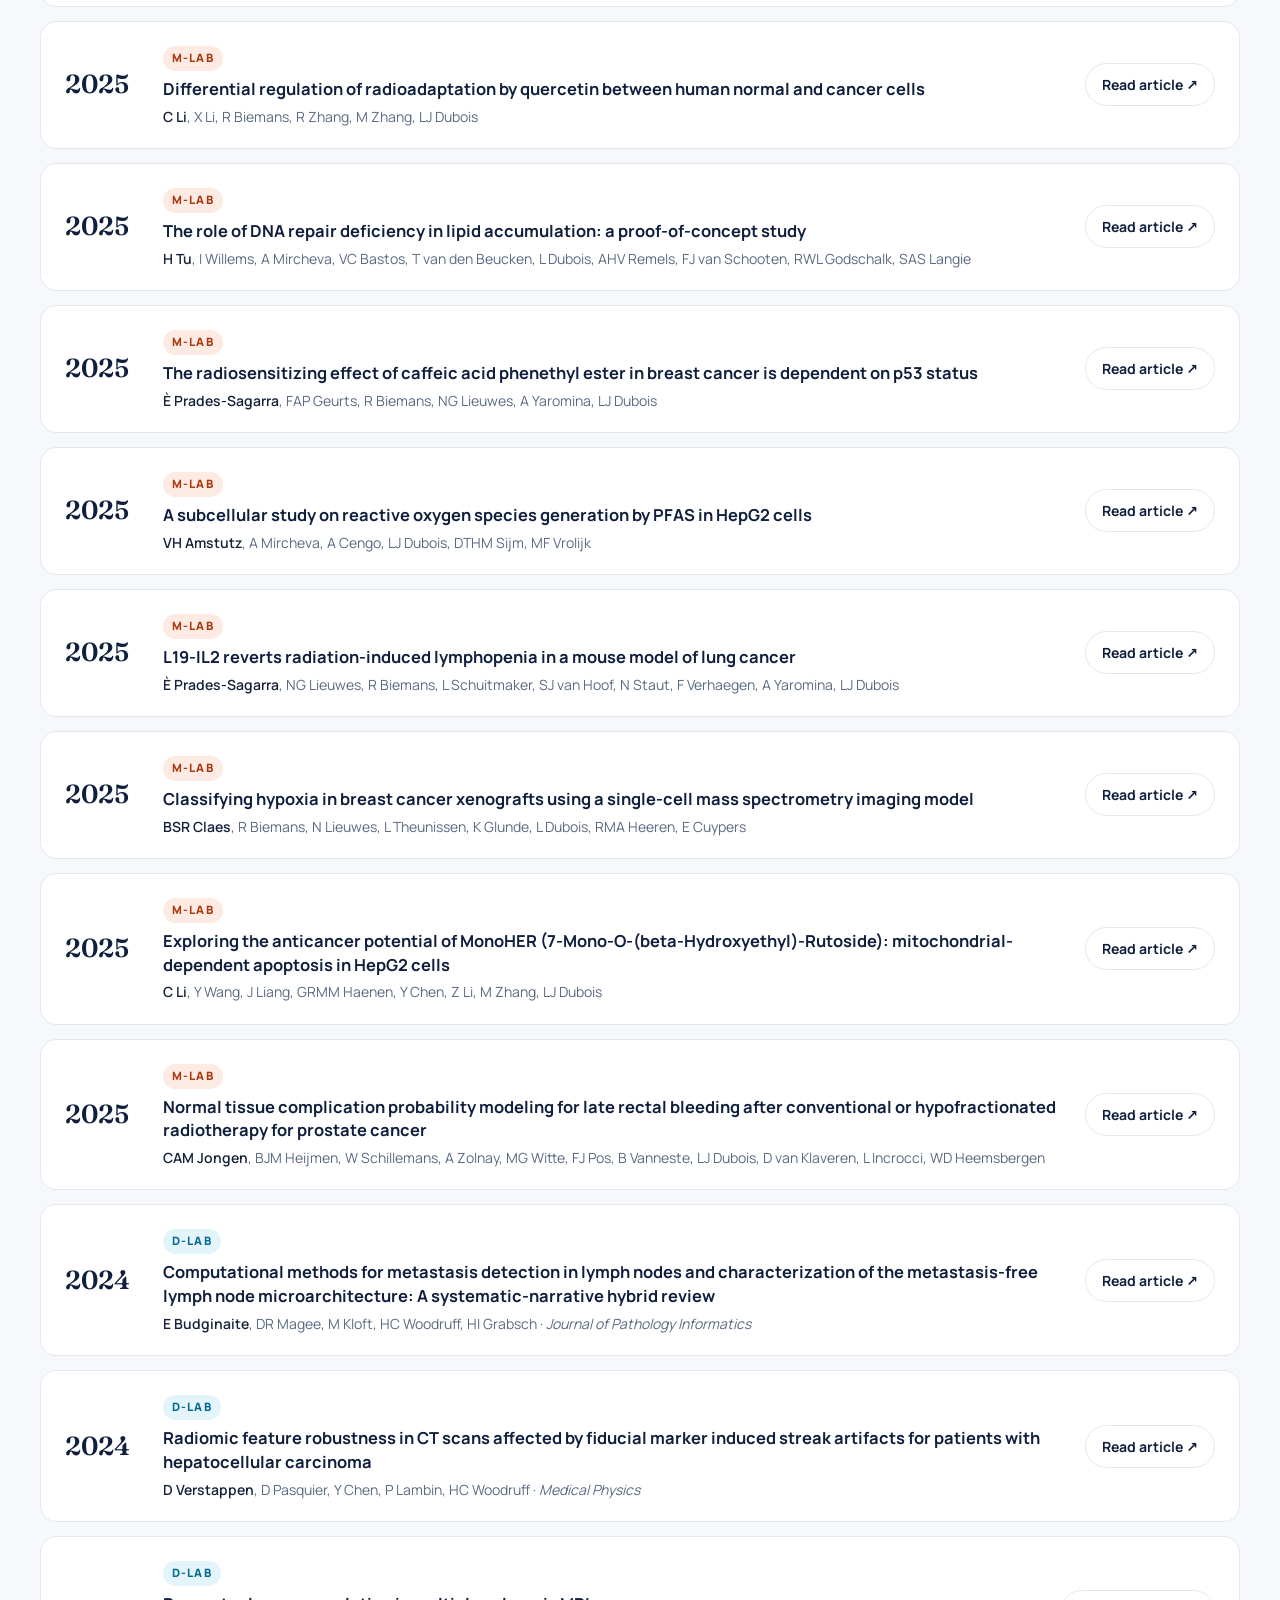
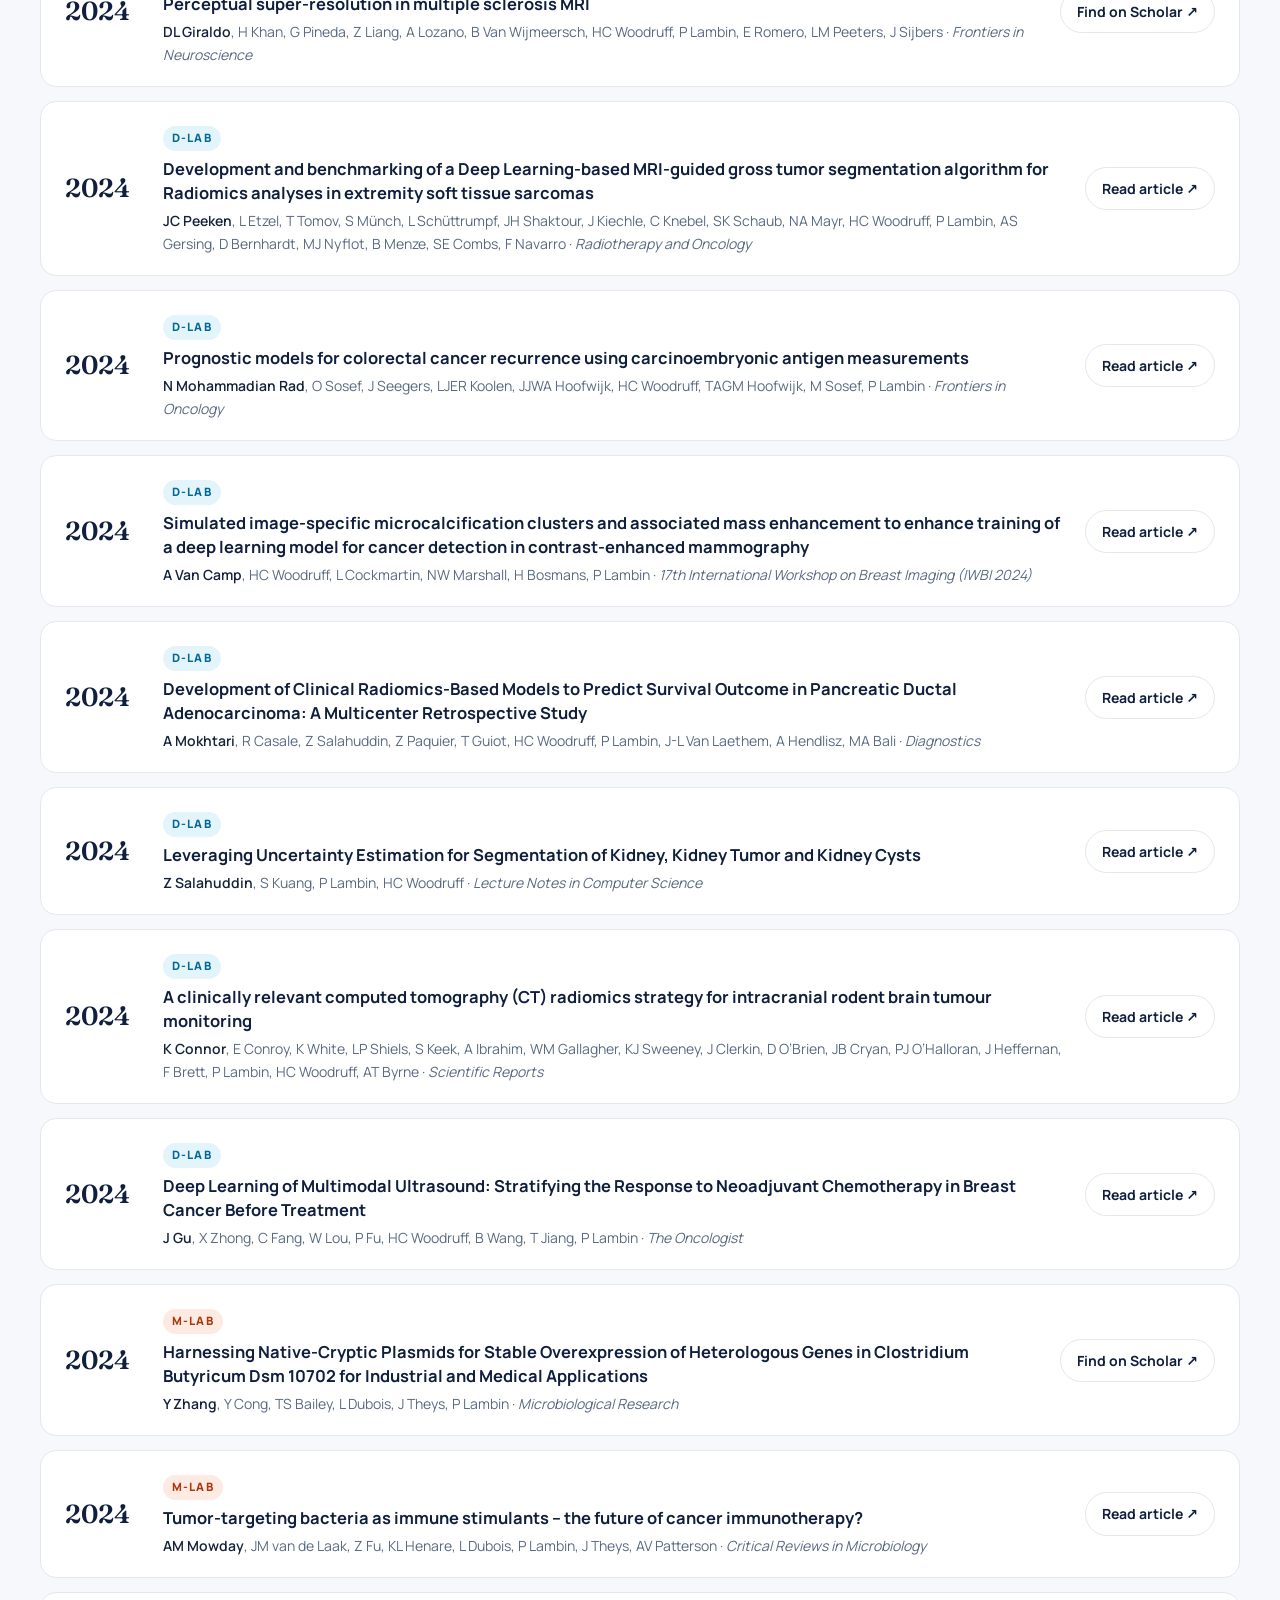
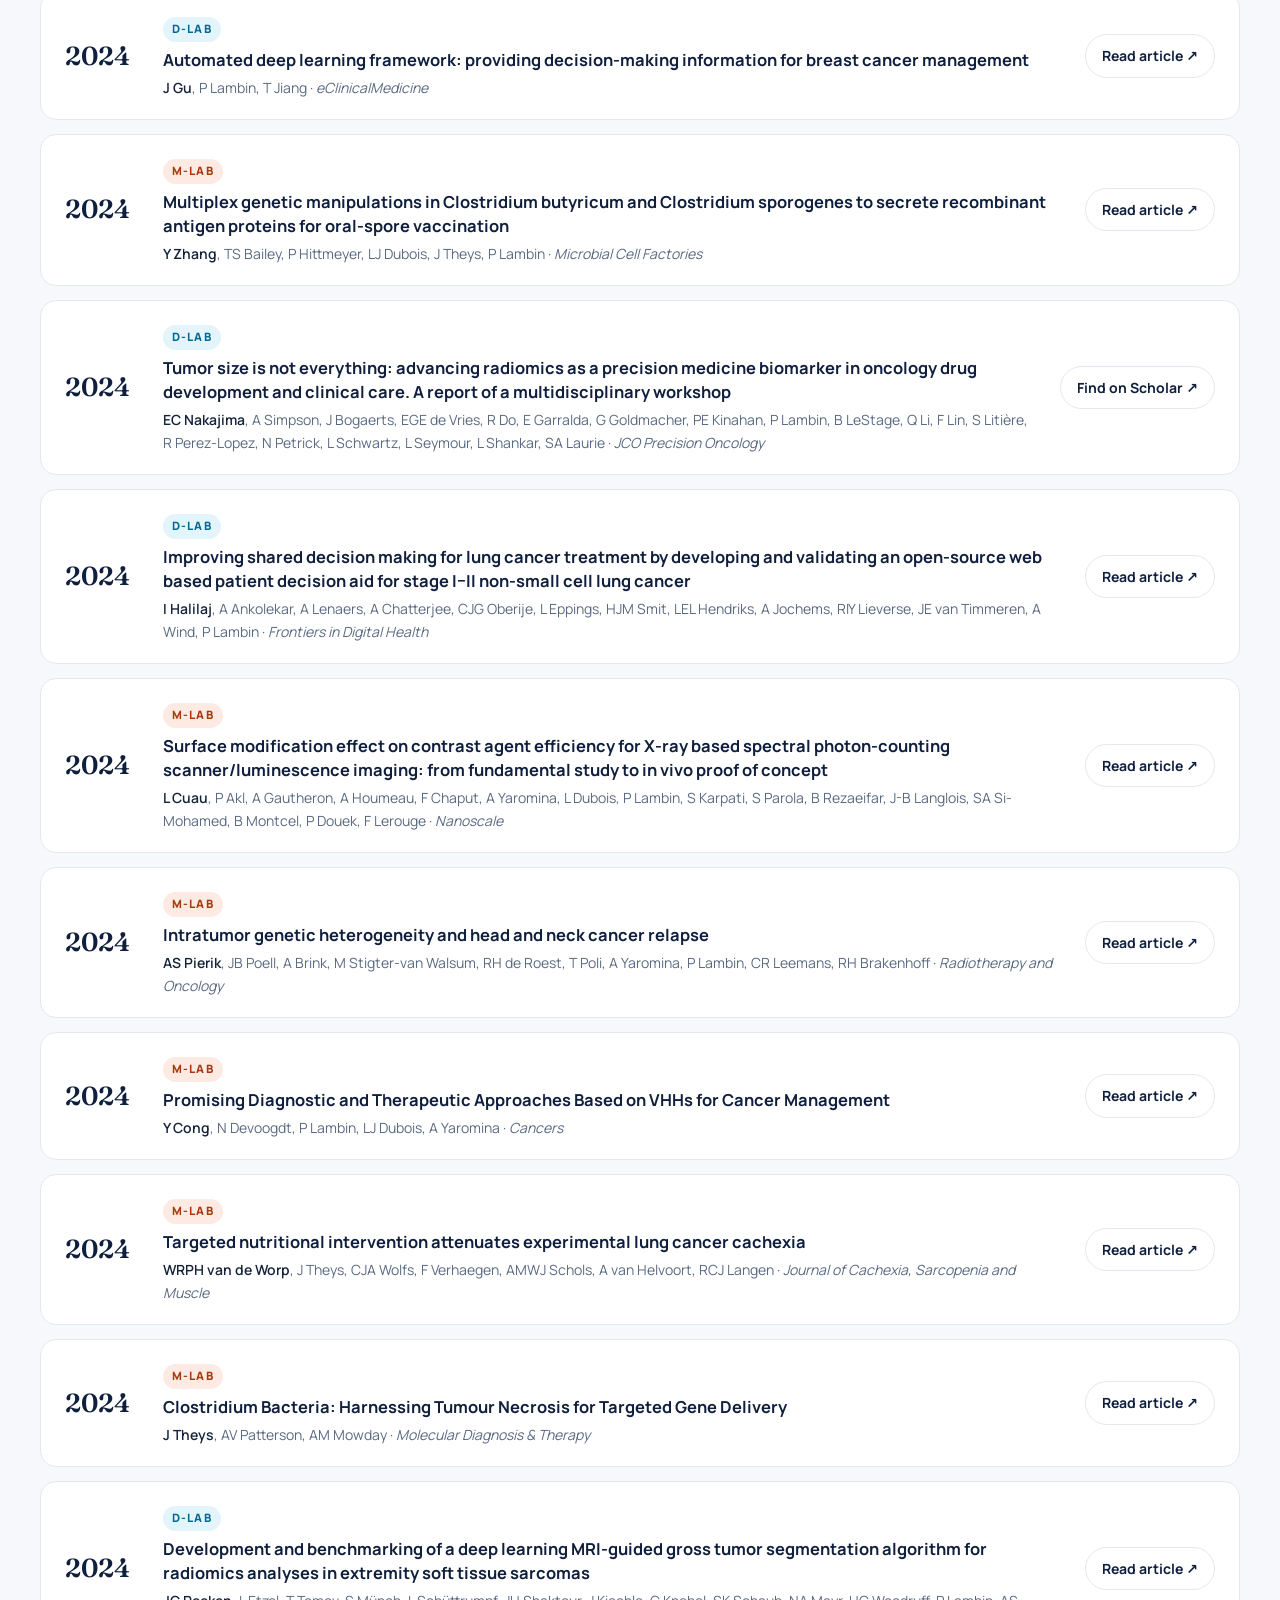
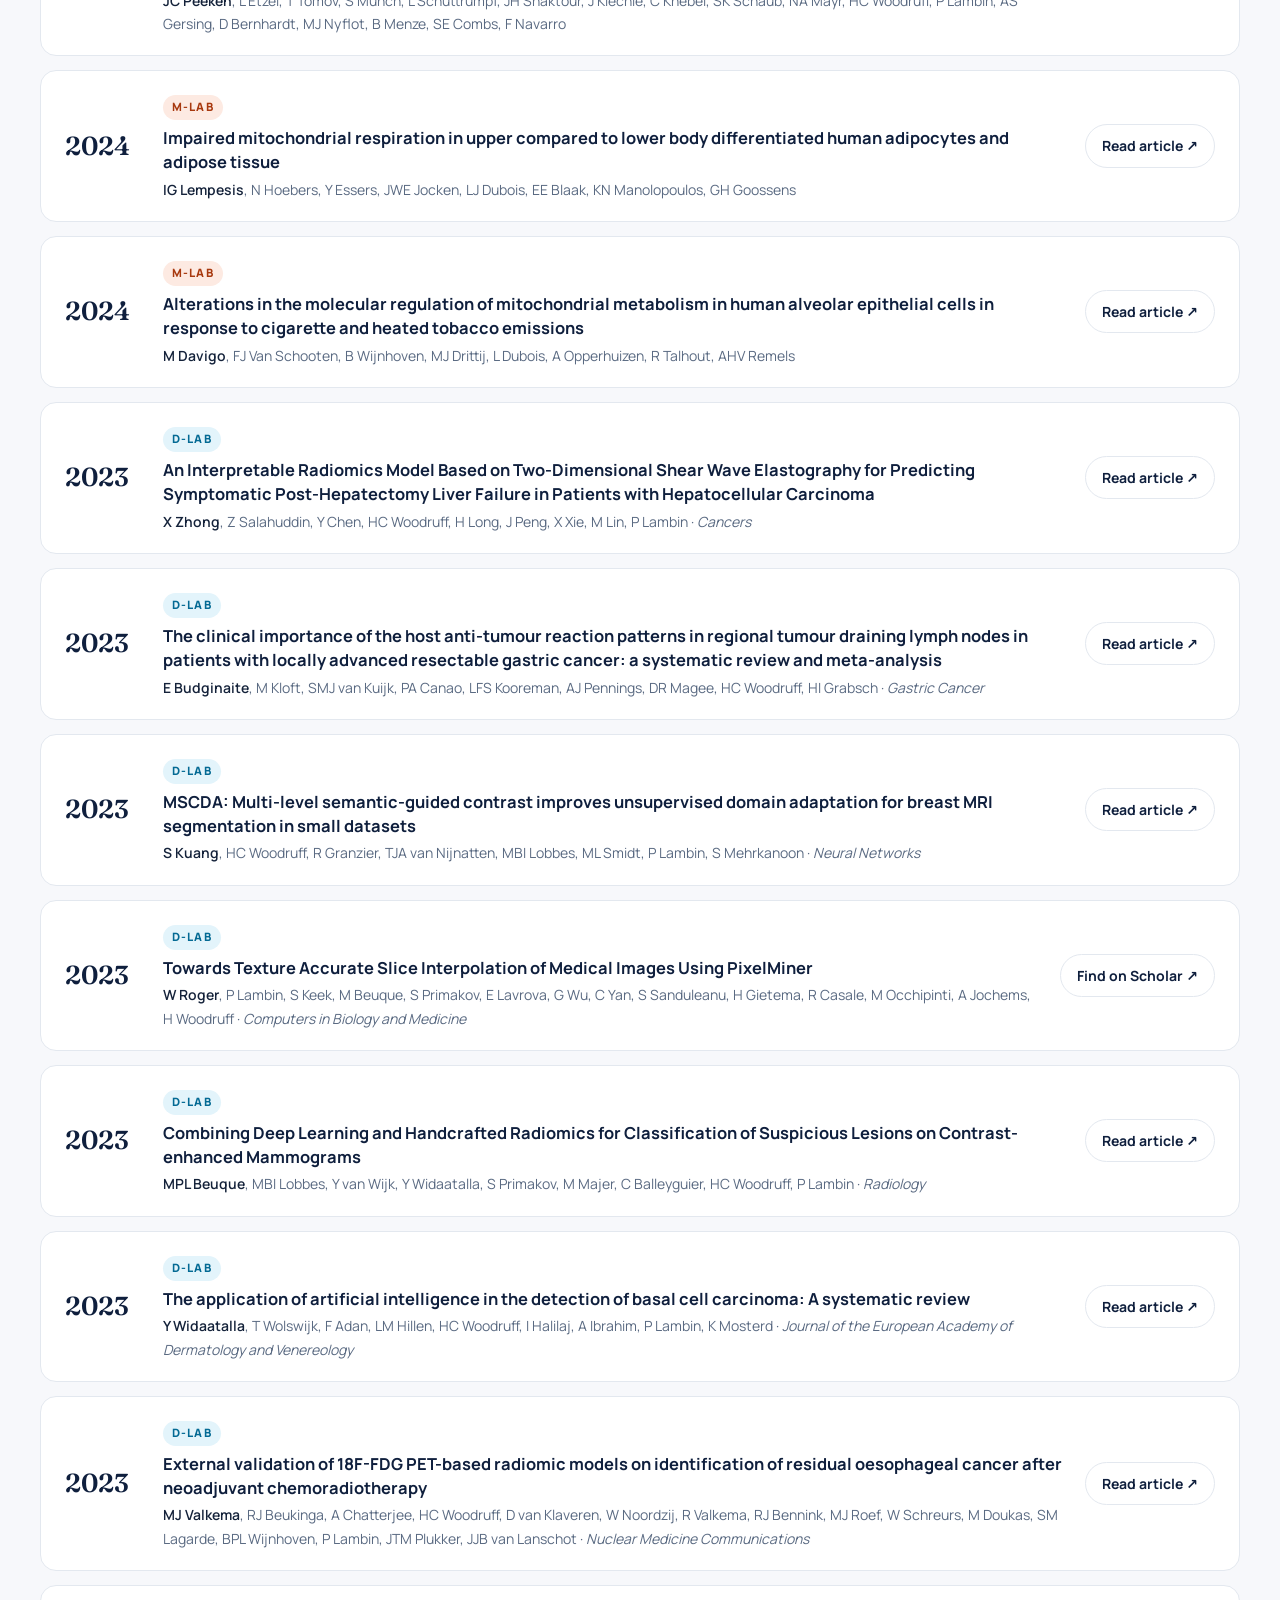
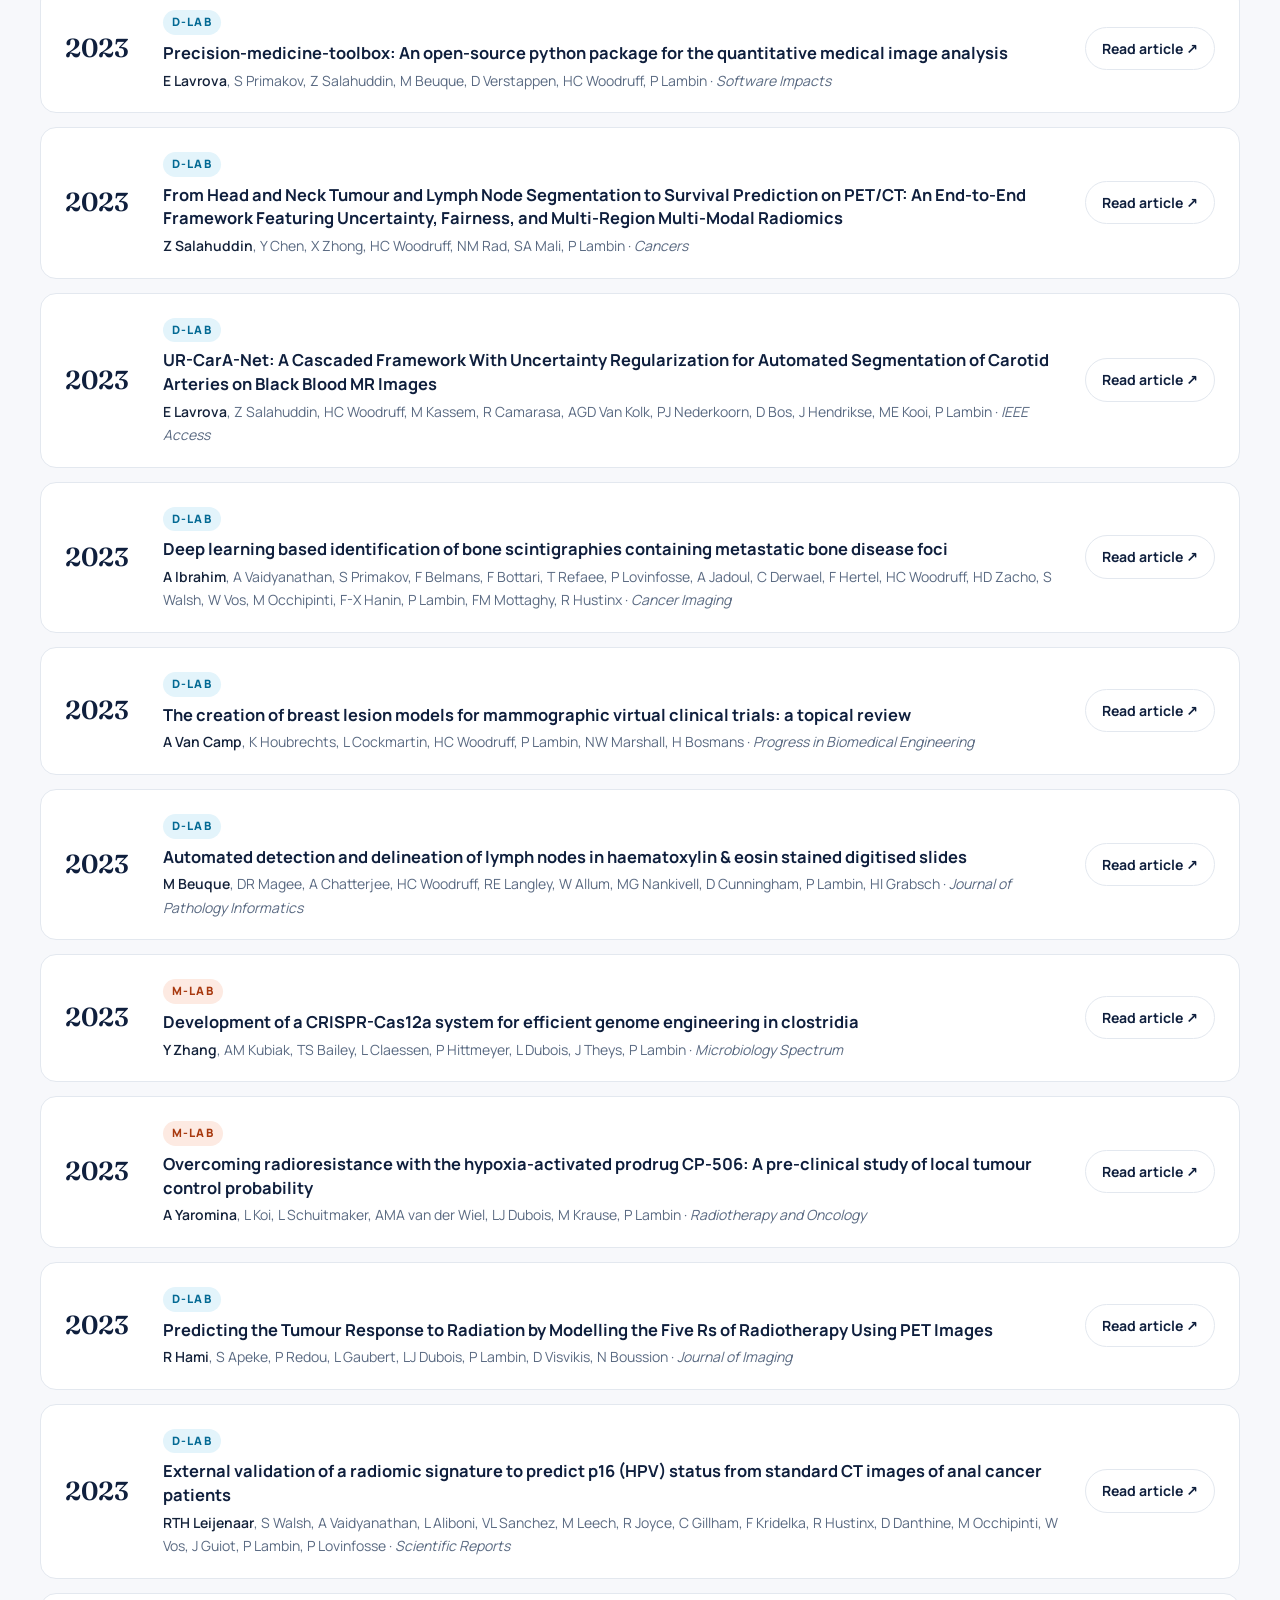
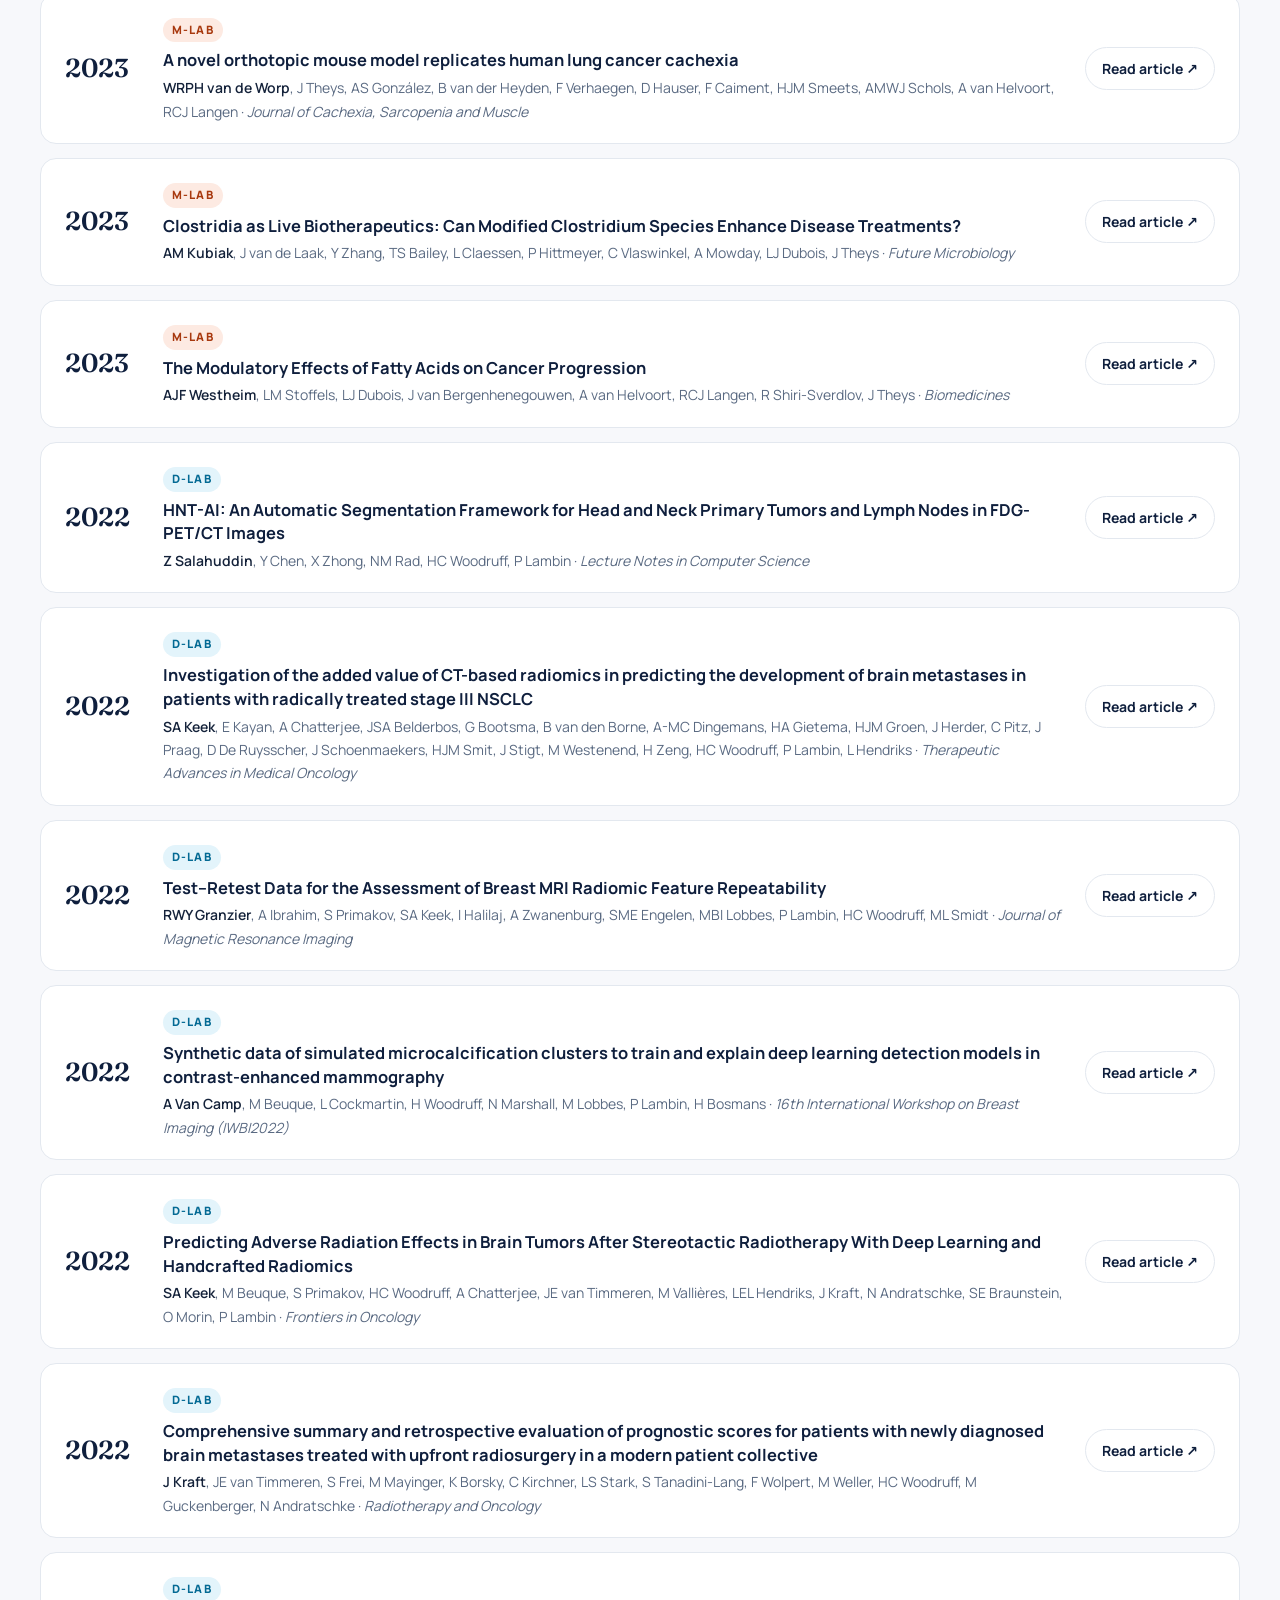
<file: publications.html>
<!doctype html>
<html lang="en">
<head>
<meta charset="utf-8">
<meta name="viewport" content="width=device-width, initial-scale=1">
<title>Publications | Department of Precision Medicine | Maastricht University</title>
<meta name="description" content="Publications from the D-Lab and M-Lab, 2021 onwards.">
<link rel="icon" href="img/logos/favicon.svg" type="image/svg+xml">
<link rel="icon" href="img/logos/favicon-32.png" sizes="32x32" type="image/png">
<link rel="icon" href="img/logos/favicon-16.png" sizes="16x16" type="image/png">
<link rel="icon" href="favicon.ico" sizes="48x48">
<link rel="apple-touch-icon" href="img/logos/apple-touch-icon.png">
<meta name="theme-color" content="#0f1f3d">
<link rel="preconnect" href="https://fonts.googleapis.com">
<link rel="preconnect" href="https://fonts.gstatic.com" crossorigin>
<link href="https://fonts.googleapis.com/css2?family=Fraunces:ital,opsz,wght@0,9..144,500;0,9..144,600;1,9..144,500;1,9..144,600&family=Manrope:wght@400;500;600;700;800&display=swap" rel="stylesheet">
<link rel="stylesheet" href="assets/css/site.css?v=20261125d">
</head>
<body class="">
<header class="site-header">
  <div class="wrap">
    <a class="brand" href="index.html" aria-label="Department of Precision Medicine home">
      <img class="um" src="img/logos/um.png" alt="Maastricht University">
      <span class="divider"></span>
      <img class="pm" src="img/logos/department-logo.png" alt="Precision Medicine">
      <span class="divider d2"></span>
      <img class="onco" src="img/logos/oncometabolic-group.png" alt="Oncometabolic Group, Faculty of Health, Medicine and Life Sciences">
    </a>
    <button class="menu-btn" aria-expanded="false" aria-label="Open menu">Menu</button>
    <nav class="nav" aria-label="Main">
<a href="index.html">Home</a>
<a href="d-lab.html">D-Lab</a>
<a href="m-lab.html">M-Lab</a>
<a href="publications.html" class="active" aria-current="page">Publications</a>
<a href="theses.html">PhD Theses</a>
<a href="news.html">News</a>
<a href="contact.html">Contact</a>
    </nav>
  </div>
</header>
<main>
<section class="page-hero">
  <div class="trefoil" style="right:-60px;top:-40px;width:320px;height:320px;opacity:.16"><svg viewBox="0 0 200 200" aria-hidden="true"><g fill-opacity=".95">
<path d="M100 100 C70 70 80 20 100 0 C120 20 130 70 100 100Z" fill="#e8541c"/>
<path d="M100 100 C140 90 180 120 190 150 C160 160 120 140 100 100Z" fill="#009fdb"/>
<path d="M100 100 C80 140 40 160 10 150 C20 120 60 90 100 100Z" fill="#f39200"/></g></svg></div>
  <div class="wrap"><span class="eyebrow">Publications</span><h1>Publications</h1><p>Peer-reviewed papers from the D-Lab and M-Lab since 2021. Filter by lab or year, or search by title, author, journal or topic.</p></div>
</section>
<div class="toolbar"><div class="wrap">
  <div class="seg" role="group" aria-label="Filter by lab">
    <button class="on" data-lab-filter="all">All</button>
    <button data-lab-filter="d">D-Lab</button>
    <button data-lab-filter="m">M-Lab</button>
  </div>
  <select class="yearsel" id="pub-year" aria-label="Filter by year"><option value="all">All years</option><option>2026</option><option>2025</option><option>2024</option><option>2023</option><option>2022</option><option>2021</option></select>
  <span class="label" id="pub-count"></span>
  <input class="search" id="pub-search" type="search" placeholder="Search publications…" aria-label="Search publications">
</div></div>
<section class="section" style="padding-top:40px"><div class="wrap"><div class="pub-list" id="pubs">
<article class="pub new" data-lab="d" data-y="2026">
<div class="yr">2026</div>
<div><span class="lab d">D-Lab</span><span class="newbadge">NEW</span><h3>Defining the Role of Artificial Intelligence in Reconstructive Microsurgery: An International Two-Stage Survey of Reconstructive Microsurgeons</h3><p class="au"><i>TM Wolffenbuttel</i>, Z Salahuddin, R van der Hulst, SS Qiu · <span class="jn">Journal of Plastic, Reconstructive &amp; Aesthetic Surgery (JPRAS)</span></p></div>
<a class="read" href="https://doi.org/10.1016/j.bjps.2026.11.016" target="_blank" rel="noopener">Read article ↗</a></article><article class="pub new" data-lab="d" data-y="2026">
<div class="yr">2026</div>
<div><span class="lab d">D-Lab</span><span class="newbadge">NEW</span><h3>Counterfactuals and uncertainty-based explainable paradigm for the automated detection and segmentation of renal cysts in contrast-enhanced abdominal computed tomography: A multi-center study</h3><p class="au"><i>Z Salahuddin</i>, S Kuang, A Ibrahim, Y Widaatalla, RL Miclea, O Morin, S Behr, MPM Kop, T Marcelissen, P Zondervan, A Jager, P Lambin, HC Woodruff · <span class="jn">Artificial Intelligence in Medicine</span></p></div>
<a class="read" href="https://doi.org/10.1016/j.artmed.2026.103518" target="_blank" rel="noopener">Read article ↗</a></article><article class="pub new" data-lab="d" data-y="2026">
<div class="yr">2026</div>
<div><span class="lab d">D-Lab</span><span class="newbadge">NEW</span><h3>Robust multicentre detection and classification of colorectal liver metastases on CT: application of foundation models</h3><p class="au"><i>SA Mali</i>, Z Salahuddin, Y Zhang, A Aichert, X Zhong, HC Woodruff, M Bobowicz, K Riklund, J Kupčinskas, L Faggioni, R Francischello, RL Miclea, P Lambin, on behalf of the EUCanImage working group · <span class="jn">npj Precision Oncology</span></p></div>
<a class="read" href="https://doi.org/10.1038/s41698-026-01482-2" target="_blank" rel="noopener">Read article ↗</a></article><article class="pub" data-lab="d" data-y="2026">
<div class="yr">2026</div>
<div><span class="lab d">D-Lab</span><h3>Validation of tumour-negative lymph node size as a novel independent prognostic biomarker in oesophagogastric adenocarcinoma: post hoc analysis of the UK MRC OE05 and ST03 randomised trials</h3><p class="au"><i>E Budginaite</i>, M Kloft, DR Magee, S Jolani, T Goetze, MG Nankivell, RE Langley, D Cunningham, WH Allum, HC Woodruff, HI Grabsch · <span class="jn">ESMO Open</span></p></div>
<a class="read" href="https://doi.org/10.1016/j.esmoop.2026.108348" target="_blank" rel="noopener">Read article ↗</a></article><article class="pub" data-lab="d" data-y="2026">
<div class="yr">2026</div>
<div><span class="lab d">D-Lab</span><h3>The clinical relevance of regional lymph node microarchitecture in oesophageal cancer patients – results from the UK MRC OE02 trial</h3><p class="au"><i>M Kloft</i>, E Budginaite, HC Woodruff, G Raghuram, M Henkens, DR Magee, T Goetze, S-E Al-Batran, M Nankivell, W Allum, RE Langley, D Cunningham, HI Grabsch · <span class="jn">European Journal of Cancer</span></p></div>
<a class="read" href="https://scholar.google.com/scholar?q=The%20clinical%20relevance%20of%20regional%20lymph%20node%20microarchitecture%20in%20oesophageal%20cancer%20patients%20%E2%80%93%20results%20from%20the%20UK%20MRC%20OE02%20trial" target="_blank" rel="noopener">Find on Scholar ↗</a></article><article class="pub" data-lab="d" data-y="2026">
<div class="yr">2026</div>
<div><span class="lab d">D-Lab</span><h3>Combining magnetic resonance imaging and evoked potentials enhances machine learning prediction of multiple sclerosis disability worsening</h3><p class="au"><i>S Aerts</i>, L Werthen-Brabants, H Khan, DL Giraldo, E De Brouwer, L Geys, V Popescu, J Sijbers, HC Woodruff, T Dhaene, D Deschrijver, B Van Wijmeersch, P Lambin, LM Peeters · <span class="jn">Frontiers in Immunology</span></p></div>
<a class="read" href="https://doi.org/10.3389/fimmu.2026.1625837" target="_blank" rel="noopener">Read article ↗</a></article><article class="pub" data-lab="d" data-y="2026">
<div class="yr">2026</div>
<div><span class="lab d">D-Lab</span><h3>Predicting Homologous Recombination Deficiency and Treatment Responses Using a Computed Tomography-Based Foundation Model: A Preclinical Study</h3><p class="au"><i>S Kuang</i>, L Schuitmaker, M Wu, Z Salahuddin, A van der Wiel, J van de Laak, N Lieuwes, R Biemans, J Jung, A Yaromina, LJ Dubois, HC Woodruff, P Lambin · <span class="jn">NPJ Precision Oncology</span></p></div>
<a class="read" href="https://doi.org/10.1038/s41698-026-01322-3" target="_blank" rel="noopener">Read article ↗</a></article><article class="pub" data-lab="d" data-y="2026">
<div class="yr">2026</div>
<div><span class="lab d">D-Lab</span><h3>Imaging the hallmarks of cancer</h3><p class="au"><i>J Grimm</i>, F Kiessling, KM Brindle, D Hanahan, SK Jain, P Lambin, T Lammers, KC Li, IJM de Vries, WA Weber, B Weigelin, BJ Pichler · <span class="jn">Nature Reviews Cancer</span></p></div>
<a class="read" href="https://doi.org/10.1038/s41568-026-00950-y" target="_blank" rel="noopener">Read article ↗</a></article><article class="pub" data-lab="d" data-y="2026">
<div class="yr">2026</div>
<div><span class="lab d">D-Lab</span><h3>A pre-trained foundation model framework for multiplanar MRI classification of extramural vascular invasion and mesorectal fascia invasion in rectal cancer</h3><p class="au"><i>Y Zhang</i>, SA Mali, D Khan, S Amirrajab, E Ibor-Crespo, A Jimenez-Pastor, G Ribas, S Flor-Arnal, M Zerunian, C Aubé, L Martí-Bonmatí, Z Salahuddin, P Lambin · <span class="jn">Insights into Imaging</span></p></div>
<a class="read" href="https://doi.org/10.1186/s13244-026-02296-3" target="_blank" rel="noopener">Read article ↗</a></article><article class="pub" data-lab="m" data-y="2026">
<div class="yr">2026</div>
<div><span class="lab m">M-Lab</span><h3>Deficiencies in the Fanconi Anemia or the Homologous Recombination pathway enhance the antitumor effects of the novel hypoxia-activated prodrug CP-506</h3><p class="au"><i>L Schuitmaker</i>, AMA van der Wiel, NG Lieuwes, R Biemans, NAM Mutsters, J Jung, VC Bastos, È Prades-Sagarra, S Kuang, SAS Langie, J Setton, J Theys, A Yaromina, LJ Dubois, P Lambin · <span class="jn">Molecular Therapy Oncology</span></p></div>
<a class="read" href="https://scholar.google.com/scholar?q=Deficiencies%20in%20the%20Fanconi%20Anemia%20or%20the%20Homologous%20Recombination%20pathway%20enhance%20the%20antitumor%20effects%20of%20the%20novel%20hypoxia-activated%20prodrug%20CP-506" target="_blank" rel="noopener">Find on Scholar ↗</a></article><article class="pub" data-lab="m" data-y="2026">
<div class="yr">2026</div>
<div><span class="lab m">M-Lab</span><h3>Revisiting cholesterol metabolism in hepatocellular carcinoma: a hidden driver of systemic therapy response</h3><p class="au"><i>LM Stoffels</i>, ES Espinoza Rodriguez, J Theys, R Shiri-Sverdlov · <span class="jn">ESMO Gastrointestinal Oncology</span></p></div>
<a class="read" href="https://doi.org/10.1016/j.esmogo.2025.100284" target="_blank" rel="noopener">Read article ↗</a></article><article class="pub" data-lab="m" data-y="2026">
<div class="yr">2026</div>
<div><span class="lab m">M-Lab</span><h3>The Effect of Dietary Fiber Compositions on the Therapeutic Outcome of Combined Radio‐ and Immunotherapy in a Preclinical Cancer Model</h3><p class="au"><i>AJF Westheim</i>, LJ Dubois, E Prades-Sagarra, J Chan, AMA van der Wiel, NG Lieuwes, R Biemans, Y Cong, T Houben, DM Meesters, A Yaromina, M van Dijk, J van Bergenhenegouwen, A van Helvoort, RCJ Langen, J Penders, R Shiri-Sverdlov, J Theys · <span class="jn">Molecular Nutrition &amp; Food Research</span></p></div>
<a class="read" href="https://doi.org/10.1002/mnfr.70370" target="_blank" rel="noopener">Read article ↗</a></article><article class="pub" data-lab="d" data-y="2025">
<div class="yr">2025</div>
<div><span class="lab d">D-Lab</span><h3>Radiomics Quality Score 2.0: towards radiomics readiness levels and clinical translation for personalized medicine</h3><p class="au"><i>P Lambin</i>, HC Woodruff, SA Mali, X Zhong, S Kuang, E Lavrova, H Khan, K Lekadir, A Zwanenburg, J Deasy, M Bobowicz, L Marti-Bonmati, A Maidment, M Dumontier, PE Kinahan, JM Nobel, S Amirrajab, Z Salahuddin · <span class="jn">Nature Reviews Clinical Oncology</span></p></div>
<a class="read" href="https://doi.org/10.1038/s41571-025-01067-1" target="_blank" rel="noopener">Read article ↗</a></article><article class="pub" data-lab="d" data-y="2025">
<div class="yr">2025</div>
<div><span class="lab d">D-Lab</span><h3>Leveraging hand-crafted radiomics on multicenter FLAIR MRI for predicting disability worsening in people with multiple sclerosis</h3><p class="au"><i>H Khan</i>, HC Woodruff, DL Giraldo, L Werthen-Brabants, SA Mali, S Amirrajab, E De Brouwer, V Popescu, B Van Wijmeersch, O Gerlach, J Sijbers, LM Peeters, P Lambin · <span class="jn">Frontiers in Neuroscience</span></p></div>
<a class="read" href="https://doi.org/10.3389/fnins.2025.1610401" target="_blank" rel="noopener">Read article ↗</a></article><article class="pub" data-lab="d" data-y="2025">
<div class="yr">2025</div>
<div><span class="lab d">D-Lab</span><h3>Integrating big data and artificial intelligence to predict progression in multiple sclerosis: challenges and the path forward</h3><p class="au"><i>H Khan</i>, S Aerts, I Vermeulen, HC Woodruff, P Lambin, LM Peeters · <span class="jn">Journal of NeuroEngineering and Rehabilitation</span></p></div>
<a class="read" href="https://doi.org/10.1186/s12984-025-01748-z" target="_blank" rel="noopener">Read article ↗</a></article><article class="pub" data-lab="d" data-y="2025">
<div class="yr">2025</div>
<div><span class="lab d">D-Lab</span><h3>A review of methods for trustworthy AI in medical imaging: The FUTURE-AI Guidelines</h3><p class="au"><i>H Kondylakis</i>, R Osuala, X Puig-Bosch, N Lazrak, O Diaz, K Kushibar, I Chouvarda, S Charalambous, MP Starmans, S Colantonio, N Tachos, S Joshi, HC Woodruff, Z Salahuddin, G Tsakou, S Ausso, LC Alberich, N Papanikolaou, P Lambin, K Marias, M Tsiknakis, DI Fotiadis, L Marti-Bonmati, K Lekadir · <span class="jn">IEEE Journal of Biomedical and Health Informatics</span></p></div>
<a class="read" href="https://doi.org/10.1109/jbhi.2025.3614546" target="_blank" rel="noopener">Find on Scholar ↗</a></article><article class="pub" data-lab="d" data-y="2025">
<div class="yr">2025</div>
<div><span class="lab d">D-Lab</span><h3>A Hybrid Transformer-Graph Model for Multi-Class Lymph Node Segmentation in Histopathology</h3><p class="au"><i>E Budginaite</i>, DR Magee, M Kloft, M Nankivell, RE Langley, D Cunningham, WH Allum, G Raghuram, T Yoshikawa, T Oshima, HC Woodruff, HI Grabsch · <span class="jn">Lecture Notes in Computer Science</span></p></div>
<a class="read" href="https://doi.org/10.1007/978-3-031-98694-9_7" target="_blank" rel="noopener">Read article ↗</a></article><article class="pub" data-lab="d" data-y="2025">
<div class="yr">2025</div>
<div><span class="lab d">D-Lab</span><h3>Harmonizing CT scanner acquisition variability in an anthropomorphic phantom: A comparative study of image-level and feature-level harmonization using GAN, ComBat, and their combination</h3><p class="au"><i>SA Mali</i>, NM Rad, HC Woodruff, A Depeursinge, V Andrearczyk, P Lambin · <span class="jn">PLOS One</span></p></div>
<a class="read" href="https://doi.org/10.1371/journal.pone.0322365" target="_blank" rel="noopener">Read article ↗</a></article><article class="pub" data-lab="d" data-y="2025">
<div class="yr">2025</div>
<div><span class="lab d">D-Lab</span><h3>Integrating Clinical Variables, Radiomics, and Tumor-derived Cell-Free DNA for Enhanced Prediction of Resectable Esophageal Adenocarcinoma Outcomes</h3><p class="au"><i>T van den Ende</i>, SC Kuijper, Y Widaatalla, WA Noortman, FHP van Velden, HC Woodruff, Y van der Pol, N Moldovan, DM Pegtel, S Derks, MF Bijlsma, F Mouliere, L-F de Geus-Oei, P Lambin, HWM van Laarhoven · <span class="jn">International Journal of Radiation Oncology*Biology*Physics</span></p></div>
<a class="read" href="https://doi.org/10.1016/j.ijrobp.2024.10.010" target="_blank" rel="noopener">Read article ↗</a></article><article class="pub" data-lab="d" data-y="2025">
<div class="yr">2025</div>
<div><span class="lab d">D-Lab</span><h3>Radiomics in Dermatological Optical Coherence Tomography (OCT): Feature Repeatability, Reproducibility, and Integration into Diagnostic Models in a Prospective Study</h3><p class="au"><i>Y Widaatalla</i>, T Wolswijk, MD Khan, I Halilaj, K Mosterd, HC Woodruff, P Lambin · <span class="jn">Cancers</span></p></div>
<a class="read" href="https://doi.org/10.3390/cancers17050768" target="_blank" rel="noopener">Read article ↗</a></article><article class="pub" data-lab="d" data-y="2025">
<div class="yr">2025</div>
<div><span class="lab d">D-Lab</span><h3>An interpretable ensemble model combining handcrafted radiomics and deep learning for predicting the overall survival of hepatocellular carcinoma patients after stereotactic body radiation therapy</h3><p class="au"><i>Y Chen</i>, D Pasquier, D Verstappen, HC Woodruff, P Lambin · <span class="jn">Journal of Cancer Research and Clinical Oncology</span></p></div>
<a class="read" href="https://doi.org/10.1007/s00432-025-06119-8" target="_blank" rel="noopener">Read article ↗</a></article><article class="pub" data-lab="d" data-y="2025">
<div class="yr">2025</div>
<div><span class="lab d">D-Lab</span><h3>FUTURE-AI: international consensus guideline for trustworthy and deployable artificial intelligence in healthcare</h3><p class="au"><i>K Lekadir</i>, AF Frangi, AR Porras, B Glocker, C Cintas, CP Langlotz, E Weicken, FW Asselbergs, F Prior, GS Collins, G Kaissis, G Tsakou, I Buvat, J Kalpathy-Cramer, J Mongan, JA Schnabel, K Kushibar, K Riklund, K Marias, LM Amugongo, LA Fromont, L Maier-Hein, L Cerdá-Alberich, L Martí-Bonmatí, MJ Cardoso, M Bobowicz, M Shabani, M Tsiknakis, MA Zuluaga, M-C Fritzsche, M Camacho, MG Linguraru, M Wenzel, M De Bruijne, MG Tolsgaard, M Goisauf, M Cano Abadía, N Papanikolaou, N Lazrak, O Pujol, R Osuala, S Napel, S Colantonio, S Joshi, S Klein, S Aussó, WA Rogers, Z Salahuddin, MPA Starmans · <span class="jn">BMJ</span></p></div>
<a class="read" href="https://doi.org/10.1136/bmj-2024-081554" target="_blank" rel="noopener">Read article ↗</a></article><article class="pub" data-lab="d" data-y="2025">
<div class="yr">2025</div>
<div><span class="lab d">D-Lab</span><h3>An automated toolbox for microcalcification cluster modeling for mammographic imaging</h3><p class="au"><i>A Van Camp</i>, E Punter, K Houbrechts, L Cockmartin, R Prevos, NW Marshall, HC Woodruff, P Lambin, H Bosmans · <span class="jn">Medical Physics</span></p></div>
<a class="read" href="https://doi.org/10.1002/mp.17521" target="_blank" rel="noopener">Read article ↗</a></article><article class="pub" data-lab="m" data-y="2025">
<div class="yr">2025</div>
<div><span class="lab m">M-Lab</span><h3>Pushing the boundaries of radiotherapy-immunotherapy combinations: highlights from the 7 th immunorad conference</h3><p class="au"><i>P-A Laurent</i>, F André, A Bobard, D Deandreis, S Demaria, S Depil, SB Eichmüller, C Fernandez-Palomo, F Foijer, L Galluzzi, J Galon, M Guckenberger, KJ Harrington, FG Herrera, PE Huber, A Italiano, SD Karam, G Kroemer, P Lambin, C Leuschner, A Mantovani, E Meylan, M Mondini, MJ Pittet, J-P Pouget, J Remon, CS Sørensen, C Sotiriou, C Vanpouille-Box, RR Weichselbaum, JW Welsh, L Zitvogel, SC Formenti, E Deutsch · <span class="jn">OncoImmunology</span></p></div>
<a class="read" href="https://doi.org/10.1080/2162402x.2024.2432726" target="_blank" rel="noopener">Read article ↗</a></article><article class="pub" data-lab="m" data-y="2025">
<div class="yr">2025</div>
<div><span class="lab m">M-Lab</span><h3>Development of a novel anti-CEACAM5 VHH for SPECT imaging and potential cancer therapy applications</h3><p class="au"><i>Y Cong</i>, R Biemans, NG Lieuwes, D Suijlen, P Lambin, I Dijkgraaf, M Bauwens, A Yaromina, LJ Dubois · <span class="jn">European Journal of Nuclear Medicine and Molecular Imaging</span></p></div>
<a class="read" href="https://doi.org/10.1007/s00259-025-07321-z" target="_blank" rel="noopener">Read article ↗</a></article><article class="pub" data-lab="d" data-y="2025">
<div class="yr">2025</div>
<div><span class="lab d">D-Lab</span><h3>Improving Patient Engagement in Phase 2 Clinical Trials with a Trial-specific Patient Decision Aid (tPDA): A Development and Usability Study</h3><p class="au"><i>I Halilaj</i>, RIY Lieverse, CJG Oberije, LEL Hendriks, C Billiet, I Joye, B van Eeckhout, A Wind, A Ankolekar, P Lambin · <span class="jn">Journal of Medical Internet Research</span></p></div>
<a class="read" href="https://scholar.google.com/scholar?q=Improving%20Patient%20Engagement%20in%20Phase%202%20Clinical%20Trials%20with%20a%20Trial-specific%20Patient%20Decision%20Aid%20(tPDA)%3A%20A%20Development%20and%20Usability%20Study" target="_blank" rel="noopener">Find on Scholar ↗</a></article><article class="pub" data-lab="d" data-y="2025">
<div class="yr">2025</div>
<div><span class="lab d">D-Lab</span><h3>Harnessing Radiomics and Explainable AI for the Classification of Usual and Nonspecific Interstitial Pneumonia</h3><p class="au"><i>T Refaee</i>, O Aloofy, K Alduraibi, W Ageeli, A Alyami, R Mohtasib, N Majrashi, P Lambin · <span class="jn">Journal of Clinical Medicine</span></p></div>
<a class="read" href="https://doi.org/10.3390/jcm14144934" target="_blank" rel="noopener">Read article ↗</a></article><article class="pub" data-lab="d" data-y="2025">
<div class="yr">2025</div>
<div><span class="lab d">D-Lab</span><h3>The PANEN nomogram: clinical decision support for patients with metastatic pancreatic neuroendocrine neoplasm referred for peptide receptor radionuclide therapy</h3><p class="au"><i>A Singh</i>, S Sanduleanu, HR Kulkarni, T Langbein, P Lambin, RP Baum · <span class="jn">Frontiers in Endocrinology</span></p></div>
<a class="read" href="https://doi.org/10.3389/fendo.2025.1514792" target="_blank" rel="noopener">Read article ↗</a></article><article class="pub" data-lab="d" data-y="2025">
<div class="yr">2025</div>
<div><span class="lab d">D-Lab</span><h3>Advancing breast, lung and prostate cancer research with federated learning. A systematic review</h3><p class="au"><i>A Ankolekar</i>, S Boie, M Abdollahyan, E Gadaleta, SA Hasheminasab, G Yang, C Beauville, N Dikaios, GA Kastis, M Bussmann, C Chelala, S Khalid, H Kruger, P Lambin, G Papanastasiou, OPTIMA Consortium · <span class="jn">npj Digital Medicine</span></p></div>
<a class="read" href="https://doi.org/10.1038/s41746-025-01591-5" target="_blank" rel="noopener">Read article ↗</a></article><article class="pub" data-lab="m" data-y="2025">
<div class="yr">2025</div>
<div><span class="lab m">M-Lab</span><h3>Extracellular Cathepsin B Is a Potential Therapeutic Target in Hepatocellular Carcinoma</h3><p class="au"><i>H van Mourik</i>, A Westheim, CV Schneider, L Stoffels, E Wieczerzak, J Steeghs, KM Schneider, L Temmerman, E Biessen, R Godschalk, J Theys, R Shiri-Sverdlov · <span class="jn">Liver International Communications</span></p></div>
<a class="read" href="https://doi.org/10.1002/lci2.70016" target="_blank" rel="noopener">Read article ↗</a></article><article class="pub" data-lab="m" data-y="2025">
<div class="yr">2025</div>
<div><span class="lab m">M-Lab</span><h3>Dietary enrichment with n-3 lc-PUFA-rich fish oil improves preclinical outcome of radiotherapy and anti-PD-L1 combination treatment</h3><p class="au"><i>AJF Westheim</i>, LJ Dubois, E Prades-Sagarra, JGM van de Laak, H van Mourik, L Schuitmaker, LM Stoffels, A Yaromina, M van Dijk, J van Bergenhenegouwen, A van Helvoort, RCJ Langen, R Shiri-Sverdlov, J Theys · <span class="jn">Cancer Treatment and Research Communications</span></p></div>
<a class="read" href="https://doi.org/10.1016/j.ctarc.2025.100943" target="_blank" rel="noopener">Read article ↗</a></article><article class="pub" data-lab="d" data-y="2025">
<div class="yr">2025</div>
<div><span class="lab d">D-Lab</span><h3>Impact of synthetic data on training a deep learning model for lesion detection and classification in contrast-enhanced mammography</h3><p class="au"><i>A Van Camp</i>, HC Woodruff, L Cockmartin, M Lobbes, M Majer, C Balleyguier, NW Marshall, H Bosmans, P Lambin</p></div>
<a class="read" href="https://doi.org/10.1117/1.JMI.12.S2.S22006" target="_blank" rel="noopener">Read article ↗</a></article><article class="pub" data-lab="d" data-y="2025">
<div class="yr">2025</div>
<div><span class="lab d">D-Lab</span><h3>Radiomics in dermatological optical coherence tomography: feature repeatability, reproducibility, and diagnostic integration</h3><p class="au"><i>Y Widaatalla</i>, T Wolswijk, MD Khan, I Halilaj, K Mosterd, HC Woodruff, P Lambin</p></div>
<a class="read" href="https://doi.org/10.3390/cancers17050768" target="_blank" rel="noopener">Read article ↗</a></article><article class="pub" data-lab="m" data-y="2025">
<div class="yr">2025</div>
<div><span class="lab m">M-Lab</span><h3>Differential regulation of radioadaptation by quercetin between human normal and cancer cells</h3><p class="au"><i>C Li</i>, X Li, R Biemans, R Zhang, M Zhang, LJ Dubois</p></div>
<a class="read" href="https://doi.org/10.1016/j.ctro.2025.101099" target="_blank" rel="noopener">Read article ↗</a></article><article class="pub" data-lab="m" data-y="2025">
<div class="yr">2025</div>
<div><span class="lab m">M-Lab</span><h3>The role of DNA repair deficiency in lipid accumulation: a proof-of-concept study</h3><p class="au"><i>H Tu</i>, I Willems, A Mircheva, VC Bastos, T van den Beucken, L Dubois, AHV Remels, FJ van Schooten, RWL Godschalk, SAS Langie</p></div>
<a class="read" href="https://doi.org/10.1016/j.dnarep.2025.103880" target="_blank" rel="noopener">Read article ↗</a></article><article class="pub" data-lab="m" data-y="2025">
<div class="yr">2025</div>
<div><span class="lab m">M-Lab</span><h3>The radiosensitizing effect of caffeic acid phenethyl ester in breast cancer is dependent on p53 status</h3><p class="au"><i>È Prades-Sagarra</i>, FAP Geurts, R Biemans, NG Lieuwes, A Yaromina, LJ Dubois</p></div>
<a class="read" href="https://doi.org/10.1016/j.radonc.2025.110945" target="_blank" rel="noopener">Read article ↗</a></article><article class="pub" data-lab="m" data-y="2025">
<div class="yr">2025</div>
<div><span class="lab m">M-Lab</span><h3>A subcellular study on reactive oxygen species generation by PFAS in HepG2 cells</h3><p class="au"><i>VH Amstutz</i>, A Mircheva, A Cengo, LJ Dubois, DTHM Sijm, MF Vrolijk</p></div>
<a class="read" href="https://doi.org/10.1038/s41598-025-07503-7" target="_blank" rel="noopener">Read article ↗</a></article><article class="pub" data-lab="m" data-y="2025">
<div class="yr">2025</div>
<div><span class="lab m">M-Lab</span><h3>L19-IL2 reverts radiation-induced lymphopenia in a mouse model of lung cancer</h3><p class="au"><i>È Prades-Sagarra</i>, NG Lieuwes, R Biemans, L Schuitmaker, SJ van Hoof, N Staut, F Verhaegen, A Yaromina, LJ Dubois</p></div>
<a class="read" href="https://doi.org/10.1016/j.radonc.2025.110908" target="_blank" rel="noopener">Read article ↗</a></article><article class="pub" data-lab="m" data-y="2025">
<div class="yr">2025</div>
<div><span class="lab m">M-Lab</span><h3>Classifying hypoxia in breast cancer xenografts using a single-cell mass spectrometry imaging model</h3><p class="au"><i>BSR Claes</i>, R Biemans, N Lieuwes, L Theunissen, K Glunde, L Dubois, RMA Heeren, E Cuypers</p></div>
<a class="read" href="https://doi.org/10.1002/anse.202400085" target="_blank" rel="noopener">Read article ↗</a></article><article class="pub" data-lab="m" data-y="2025">
<div class="yr">2025</div>
<div><span class="lab m">M-Lab</span><h3>Exploring the anticancer potential of MonoHER (7-Mono-O-(beta-Hydroxyethyl)-Rutoside): mitochondrial-dependent apoptosis in HepG2 cells</h3><p class="au"><i>C Li</i>, Y Wang, J Liang, GRMM Haenen, Y Chen, Z Li, M Zhang, LJ Dubois</p></div>
<a class="read" href="https://doi.org/10.3390/cimb47010036" target="_blank" rel="noopener">Read article ↗</a></article><article class="pub" data-lab="m" data-y="2025">
<div class="yr">2025</div>
<div><span class="lab m">M-Lab</span><h3>Normal tissue complication probability modeling for late rectal bleeding after conventional or hypofractionated radiotherapy for prostate cancer</h3><p class="au"><i>CAM Jongen</i>, BJM Heijmen, W Schillemans, A Zolnay, MG Witte, FJ Pos, B Vanneste, LJ Dubois, D van Klaveren, L Incrocci, WD Heemsbergen</p></div>
<a class="read" href="https://doi.org/10.1016/j.ctro.2024.100886" target="_blank" rel="noopener">Read article ↗</a></article><article class="pub" data-lab="d" data-y="2024">
<div class="yr">2024</div>
<div><span class="lab d">D-Lab</span><h3>Computational methods for metastasis detection in lymph nodes and characterization of the metastasis-free lymph node microarchitecture: A systematic-narrative hybrid review</h3><p class="au"><i>E Budginaite</i>, DR Magee, M Kloft, HC Woodruff, HI Grabsch · <span class="jn">Journal of Pathology Informatics</span></p></div>
<a class="read" href="https://doi.org/10.1016/j.jpi.2024.100367" target="_blank" rel="noopener">Read article ↗</a></article><article class="pub" data-lab="d" data-y="2024">
<div class="yr">2024</div>
<div><span class="lab d">D-Lab</span><h3>Radiomic feature robustness in CT scans affected by fiducial marker induced streak artifacts for patients with hepatocellular carcinoma</h3><p class="au"><i>D Verstappen</i>, D Pasquier, Y Chen, P Lambin, HC Woodruff · <span class="jn">Medical Physics</span></p></div>
<a class="read" href="https://doi.org/10.1002/mp.17329" target="_blank" rel="noopener">Read article ↗</a></article><article class="pub" data-lab="d" data-y="2024">
<div class="yr">2024</div>
<div><span class="lab d">D-Lab</span><h3>Perceptual super-resolution in multiple sclerosis MRI</h3><p class="au"><i>DL Giraldo</i>, H Khan, G Pineda, Z Liang, A Lozano, B Van Wijmeersch, HC Woodruff, P Lambin, E Romero, LM Peeters, J Sijbers · <span class="jn">Frontiers in Neuroscience</span></p></div>
<a class="read" href="https://scholar.google.com/scholar?q=Perceptual%20super-resolution%20in%20multiple%20sclerosis%20MRI" target="_blank" rel="noopener">Find on Scholar ↗</a></article><article class="pub" data-lab="d" data-y="2024">
<div class="yr">2024</div>
<div><span class="lab d">D-Lab</span><h3>Development and benchmarking of a Deep Learning-based MRI-guided gross tumor segmentation algorithm for Radiomics analyses in extremity soft tissue sarcomas</h3><p class="au"><i>JC Peeken</i>, L Etzel, T Tomov, S Münch, L Schüttrumpf, JH Shaktour, J Kiechle, C Knebel, SK Schaub, NA Mayr, HC Woodruff, P Lambin, AS Gersing, D Bernhardt, MJ Nyflot, B Menze, SE Combs, F Navarro · <span class="jn">Radiotherapy and Oncology</span></p></div>
<a class="read" href="https://doi.org/10.1016/j.radonc.2024.110338" target="_blank" rel="noopener">Read article ↗</a></article><article class="pub" data-lab="d" data-y="2024">
<div class="yr">2024</div>
<div><span class="lab d">D-Lab</span><h3>Prognostic models for colorectal cancer recurrence using carcinoembryonic antigen measurements</h3><p class="au"><i>N Mohammadian Rad</i>, O Sosef, J Seegers, LJER Koolen, JJWA Hoofwijk, HC Woodruff, TAGM Hoofwijk, M Sosef, P Lambin · <span class="jn">Frontiers in Oncology</span></p></div>
<a class="read" href="https://doi.org/10.3389/fonc.2024.1368120" target="_blank" rel="noopener">Read article ↗</a></article><article class="pub" data-lab="d" data-y="2024">
<div class="yr">2024</div>
<div><span class="lab d">D-Lab</span><h3>Simulated image-specific microcalcification clusters and associated mass enhancement to enhance training of a deep learning model for cancer detection in contrast-enhanced mammography</h3><p class="au"><i>A Van Camp</i>, HC Woodruff, L Cockmartin, NW Marshall, H Bosmans, P Lambin · <span class="jn">17th International Workshop on Breast Imaging (IWBI 2024)</span></p></div>
<a class="read" href="https://doi.org/10.1117/12.3026879" target="_blank" rel="noopener">Read article ↗</a></article><article class="pub" data-lab="d" data-y="2024">
<div class="yr">2024</div>
<div><span class="lab d">D-Lab</span><h3>Development of Clinical Radiomics-Based Models to Predict Survival Outcome in Pancreatic Ductal Adenocarcinoma: A Multicenter Retrospective Study</h3><p class="au"><i>A Mokhtari</i>, R Casale, Z Salahuddin, Z Paquier, T Guiot, HC Woodruff, P Lambin, J-L Van Laethem, A Hendlisz, MA Bali · <span class="jn">Diagnostics</span></p></div>
<a class="read" href="https://doi.org/10.3390/diagnostics14070712" target="_blank" rel="noopener">Read article ↗</a></article><article class="pub" data-lab="d" data-y="2024">
<div class="yr">2024</div>
<div><span class="lab d">D-Lab</span><h3>Leveraging Uncertainty Estimation for Segmentation of Kidney, Kidney Tumor and Kidney Cysts</h3><p class="au"><i>Z Salahuddin</i>, S Kuang, P Lambin, HC Woodruff · <span class="jn">Lecture Notes in Computer Science</span></p></div>
<a class="read" href="https://doi.org/10.1007/978-3-031-54806-2_6" target="_blank" rel="noopener">Read article ↗</a></article><article class="pub" data-lab="d" data-y="2024">
<div class="yr">2024</div>
<div><span class="lab d">D-Lab</span><h3>A clinically relevant computed tomography (CT) radiomics strategy for intracranial rodent brain tumour monitoring</h3><p class="au"><i>K Connor</i>, E Conroy, K White, LP Shiels, S Keek, A Ibrahim, WM Gallagher, KJ Sweeney, J Clerkin, D O’Brien, JB Cryan, PJ O’Halloran, J Heffernan, F Brett, P Lambin, HC Woodruff, AT Byrne · <span class="jn">Scientific Reports</span></p></div>
<a class="read" href="https://doi.org/10.1038/s41598-024-52960-1" target="_blank" rel="noopener">Read article ↗</a></article><article class="pub" data-lab="d" data-y="2024">
<div class="yr">2024</div>
<div><span class="lab d">D-Lab</span><h3>Deep Learning of Multimodal Ultrasound: Stratifying the Response to Neoadjuvant Chemotherapy in Breast Cancer Before Treatment</h3><p class="au"><i>J Gu</i>, X Zhong, C Fang, W Lou, P Fu, HC Woodruff, B Wang, T Jiang, P Lambin · <span class="jn">The Oncologist</span></p></div>
<a class="read" href="https://doi.org/10.1093/oncolo/oyad227" target="_blank" rel="noopener">Read article ↗</a></article><article class="pub" data-lab="m" data-y="2024">
<div class="yr">2024</div>
<div><span class="lab m">M-Lab</span><h3>Harnessing Native-Cryptic Plasmids for Stable Overexpression of Heterologous Genes in Clostridium Butyricum Dsm 10702 for Industrial and Medical Applications</h3><p class="au"><i>Y Zhang</i>, Y Cong, TS Bailey, L Dubois, J Theys, P Lambin · <span class="jn">Microbiological Research</span></p></div>
<a class="read" href="https://scholar.google.com/scholar?q=Harnessing%20Native-Cryptic%20Plasmids%20for%20Stable%20Overexpression%20of%20Heterologous%20Genes%20in%20Clostridium%20Butyricum%20Dsm%2010702%20for%20Industrial%20and%20Medical%20Applications" target="_blank" rel="noopener">Find on Scholar ↗</a></article><article class="pub" data-lab="m" data-y="2024">
<div class="yr">2024</div>
<div><span class="lab m">M-Lab</span><h3>Tumor-targeting bacteria as immune stimulants – the future of cancer immunotherapy?</h3><p class="au"><i>AM Mowday</i>, JM van de Laak, Z Fu, KL Henare, L Dubois, P Lambin, J Theys, AV Patterson · <span class="jn">Critical Reviews in Microbiology</span></p></div>
<a class="read" href="https://doi.org/10.1080/1040841x.2024.2311653" target="_blank" rel="noopener">Read article ↗</a></article><article class="pub" data-lab="d" data-y="2024">
<div class="yr">2024</div>
<div><span class="lab d">D-Lab</span><h3>Automated deep learning framework: providing decision-making information for breast cancer management</h3><p class="au"><i>J Gu</i>, P Lambin, T Jiang · <span class="jn">eClinicalMedicine</span></p></div>
<a class="read" href="https://doi.org/10.1016/j.eclinm.2024.102674" target="_blank" rel="noopener">Read article ↗</a></article><article class="pub" data-lab="m" data-y="2024">
<div class="yr">2024</div>
<div><span class="lab m">M-Lab</span><h3>Multiplex genetic manipulations in Clostridium butyricum and Clostridium sporogenes to secrete recombinant antigen proteins for oral-spore vaccination</h3><p class="au"><i>Y Zhang</i>, TS Bailey, P Hittmeyer, LJ Dubois, J Theys, P Lambin · <span class="jn">Microbial Cell Factories</span></p></div>
<a class="read" href="https://doi.org/10.1186/s12934-024-02389-y" target="_blank" rel="noopener">Read article ↗</a></article><article class="pub" data-lab="d" data-y="2024">
<div class="yr">2024</div>
<div><span class="lab d">D-Lab</span><h3>Tumor size is not everything: advancing radiomics as a precision medicine biomarker in oncology drug development and clinical care. A report of a multidisciplinary workshop</h3><p class="au"><i>EC Nakajima</i>, A Simpson, J Bogaerts, EGE de Vries, R Do, E Garralda, G Goldmacher, PE Kinahan, P Lambin, B LeStage, Q Li, F Lin, S Litière, R Perez-Lopez, N Petrick, L Schwartz, L Seymour, L Shankar, SA Laurie · <span class="jn">JCO Precision Oncology</span></p></div>
<a class="read" href="https://doi.org/10.1200/po.23.00687" target="_blank" rel="noopener">Find on Scholar ↗</a></article><article class="pub" data-lab="d" data-y="2024">
<div class="yr">2024</div>
<div><span class="lab d">D-Lab</span><h3>Improving shared decision making for lung cancer treatment by developing and validating an open-source web based patient decision aid for stage I–II non-small cell lung cancer</h3><p class="au"><i>I Halilaj</i>, A Ankolekar, A Lenaers, A Chatterjee, CJG Oberije, L Eppings, HJM Smit, LEL Hendriks, A Jochems, RIY Lieverse, JE van Timmeren, A Wind, P Lambin · <span class="jn">Frontiers in Digital Health</span></p></div>
<a class="read" href="https://doi.org/10.3389/fdgth.2023.1303261" target="_blank" rel="noopener">Read article ↗</a></article><article class="pub" data-lab="m" data-y="2024">
<div class="yr">2024</div>
<div><span class="lab m">M-Lab</span><h3>Surface modification effect on contrast agent efficiency for X-ray based spectral photon-counting scanner/luminescence imaging: from fundamental study to in vivo proof of concept</h3><p class="au"><i>L Cuau</i>, P Akl, A Gautheron, A Houmeau, F Chaput, A Yaromina, L Dubois, P Lambin, S Karpati, S Parola, B Rezaeifar, J-B Langlois, SA Si-Mohamed, B Montcel, P Douek, F Lerouge · <span class="jn">Nanoscale</span></p></div>
<a class="read" href="https://doi.org/10.1039/d3nr03710j" target="_blank" rel="noopener">Read article ↗</a></article><article class="pub" data-lab="m" data-y="2024">
<div class="yr">2024</div>
<div><span class="lab m">M-Lab</span><h3>Intratumor genetic heterogeneity and head and neck cancer relapse</h3><p class="au"><i>AS Pierik</i>, JB Poell, A Brink, M Stigter-van Walsum, RH de Roest, T Poli, A Yaromina, P Lambin, CR Leemans, RH Brakenhoff · <span class="jn">Radiotherapy and Oncology</span></p></div>
<a class="read" href="https://doi.org/10.1016/j.radonc.2024.110087" target="_blank" rel="noopener">Read article ↗</a></article><article class="pub" data-lab="m" data-y="2024">
<div class="yr">2024</div>
<div><span class="lab m">M-Lab</span><h3>Promising Diagnostic and Therapeutic Approaches Based on VHHs for Cancer Management</h3><p class="au"><i>Y Cong</i>, N Devoogdt, P Lambin, LJ Dubois, A Yaromina · <span class="jn">Cancers</span></p></div>
<a class="read" href="https://doi.org/10.3390/cancers16020371" target="_blank" rel="noopener">Read article ↗</a></article><article class="pub" data-lab="m" data-y="2024">
<div class="yr">2024</div>
<div><span class="lab m">M-Lab</span><h3>Targeted nutritional intervention attenuates experimental lung cancer cachexia</h3><p class="au"><i>WRPH van de Worp</i>, J Theys, CJA Wolfs, F Verhaegen, AMWJ Schols, A van Helvoort, RCJ Langen · <span class="jn">Journal of Cachexia, Sarcopenia and Muscle</span></p></div>
<a class="read" href="https://doi.org/10.1002/jcsm.13520" target="_blank" rel="noopener">Read article ↗</a></article><article class="pub" data-lab="m" data-y="2024">
<div class="yr">2024</div>
<div><span class="lab m">M-Lab</span><h3>Clostridium Bacteria: Harnessing Tumour Necrosis for Targeted Gene Delivery</h3><p class="au"><i>J Theys</i>, AV Patterson, AM Mowday · <span class="jn">Molecular Diagnosis &amp; Therapy</span></p></div>
<a class="read" href="https://doi.org/10.1007/s40291-024-00695-0" target="_blank" rel="noopener">Read article ↗</a></article><article class="pub" data-lab="d" data-y="2024">
<div class="yr">2024</div>
<div><span class="lab d">D-Lab</span><h3>Development and benchmarking of a deep learning MRI-guided gross tumor segmentation algorithm for radiomics analyses in extremity soft tissue sarcomas</h3><p class="au"><i>JC Peeken</i>, L Etzel, T Tomov, S Münch, L Schüttrumpf, JH Shaktour, J Kiechle, C Knebel, SK Schaub, NA Mayr, HC Woodruff, P Lambin, AS Gersing, D Bernhardt, MJ Nyflot, B Menze, SE Combs, F Navarro</p></div>
<a class="read" href="https://doi.org/10.1016/j.radonc.2024.110338" target="_blank" rel="noopener">Read article ↗</a></article><article class="pub" data-lab="m" data-y="2024">
<div class="yr">2024</div>
<div><span class="lab m">M-Lab</span><h3>Impaired mitochondrial respiration in upper compared to lower body differentiated human adipocytes and adipose tissue</h3><p class="au"><i>IG Lempesis</i>, N Hoebers, Y Essers, JWE Jocken, LJ Dubois, EE Blaak, KN Manolopoulos, GH Goossens</p></div>
<a class="read" href="https://doi.org/10.1210/clinem/dgae086" target="_blank" rel="noopener">Read article ↗</a></article><article class="pub" data-lab="m" data-y="2024">
<div class="yr">2024</div>
<div><span class="lab m">M-Lab</span><h3>Alterations in the molecular regulation of mitochondrial metabolism in human alveolar epithelial cells in response to cigarette and heated tobacco emissions</h3><p class="au"><i>M Davigo</i>, FJ Van Schooten, B Wijnhoven, MJ Drittij, L Dubois, A Opperhuizen, R Talhout, AHV Remels</p></div>
<a class="read" href="https://doi.org/10.1016/j.toxlet.2024.09.004" target="_blank" rel="noopener">Read article ↗</a></article><article class="pub" data-lab="d" data-y="2023">
<div class="yr">2023</div>
<div><span class="lab d">D-Lab</span><h3>An Interpretable Radiomics Model Based on Two-Dimensional Shear Wave Elastography for Predicting Symptomatic Post-Hepatectomy Liver Failure in Patients with Hepatocellular Carcinoma</h3><p class="au"><i>X Zhong</i>, Z Salahuddin, Y Chen, HC Woodruff, H Long, J Peng, X Xie, M Lin, P Lambin · <span class="jn">Cancers</span></p></div>
<a class="read" href="https://doi.org/10.3390/cancers15215303" target="_blank" rel="noopener">Read article ↗</a></article><article class="pub" data-lab="d" data-y="2023">
<div class="yr">2023</div>
<div><span class="lab d">D-Lab</span><h3>The clinical importance of the host anti-tumour reaction patterns in regional tumour draining lymph nodes in patients with locally advanced resectable gastric cancer: a systematic review and meta-analysis</h3><p class="au"><i>E Budginaite</i>, M Kloft, SMJ van Kuijk, PA Canao, LFS Kooreman, AJ Pennings, DR Magee, HC Woodruff, HI Grabsch · <span class="jn">Gastric Cancer</span></p></div>
<a class="read" href="https://doi.org/10.1007/s10120-023-01426-w" target="_blank" rel="noopener">Read article ↗</a></article><article class="pub" data-lab="d" data-y="2023">
<div class="yr">2023</div>
<div><span class="lab d">D-Lab</span><h3>MSCDA: Multi-level semantic-guided contrast improves unsupervised domain adaptation for breast MRI segmentation in small datasets</h3><p class="au"><i>S Kuang</i>, HC Woodruff, R Granzier, TJA van Nijnatten, MBI Lobbes, ML Smidt, P Lambin, S Mehrkanoon · <span class="jn">Neural Networks</span></p></div>
<a class="read" href="https://doi.org/10.1016/j.neunet.2023.05.014" target="_blank" rel="noopener">Read article ↗</a></article><article class="pub" data-lab="d" data-y="2023">
<div class="yr">2023</div>
<div><span class="lab d">D-Lab</span><h3>Towards Texture Accurate Slice Interpolation of Medical Images Using PixelMiner</h3><p class="au"><i>W Roger</i>, P Lambin, S Keek, M Beuque, S Primakov, E Lavrova, G Wu, C Yan, S Sanduleanu, H Gietema, R Casale, M Occhipinti, A Jochems, H Woodruff · <span class="jn">Computers in Biology and Medicine</span></p></div>
<a class="read" href="https://scholar.google.com/scholar?q=Towards%20Texture%20Accurate%20Slice%20Interpolation%20of%20Medical%20Images%20Using%20PixelMiner" target="_blank" rel="noopener">Find on Scholar ↗</a></article><article class="pub" data-lab="d" data-y="2023">
<div class="yr">2023</div>
<div><span class="lab d">D-Lab</span><h3>Combining Deep Learning and Handcrafted Radiomics for Classification of Suspicious Lesions on Contrast-enhanced Mammograms</h3><p class="au"><i>MPL Beuque</i>, MBI Lobbes, Y van Wijk, Y Widaatalla, S Primakov, M Majer, C Balleyguier, HC Woodruff, P Lambin · <span class="jn">Radiology</span></p></div>
<a class="read" href="https://doi.org/10.1148/radiol.221843" target="_blank" rel="noopener">Read article ↗</a></article><article class="pub" data-lab="d" data-y="2023">
<div class="yr">2023</div>
<div><span class="lab d">D-Lab</span><h3>The application of artificial intelligence in the detection of basal cell carcinoma: A systematic review</h3><p class="au"><i>Y Widaatalla</i>, T Wolswijk, F Adan, LM Hillen, HC Woodruff, I Halilaj, A Ibrahim, P Lambin, K Mosterd · <span class="jn">Journal of the European Academy of Dermatology and Venereology</span></p></div>
<a class="read" href="https://doi.org/10.1111/jdv.18963" target="_blank" rel="noopener">Read article ↗</a></article><article class="pub" data-lab="d" data-y="2023">
<div class="yr">2023</div>
<div><span class="lab d">D-Lab</span><h3>External validation of 18F-FDG PET-based radiomic models on identification of residual oesophageal cancer after neoadjuvant chemoradiotherapy</h3><p class="au"><i>MJ Valkema</i>, RJ Beukinga, A Chatterjee, HC Woodruff, D van Klaveren, W Noordzij, R Valkema, RJ Bennink, MJ Roef, W Schreurs, M Doukas, SM Lagarde, BPL Wijnhoven, P Lambin, JTM Plukker, JJB van Lanschot · <span class="jn">Nuclear Medicine Communications</span></p></div>
<a class="read" href="https://doi.org/10.1097/mnm.0000000000001707" target="_blank" rel="noopener">Read article ↗</a></article><article class="pub" data-lab="d" data-y="2023">
<div class="yr">2023</div>
<div><span class="lab d">D-Lab</span><h3>Precision-medicine-toolbox: An open-source python package for the quantitative medical image analysis</h3><p class="au"><i>E Lavrova</i>, S Primakov, Z Salahuddin, M Beuque, D Verstappen, HC Woodruff, P Lambin · <span class="jn">Software Impacts</span></p></div>
<a class="read" href="https://doi.org/10.1016/j.simpa.2023.100508" target="_blank" rel="noopener">Read article ↗</a></article><article class="pub" data-lab="d" data-y="2023">
<div class="yr">2023</div>
<div><span class="lab d">D-Lab</span><h3>From Head and Neck Tumour and Lymph Node Segmentation to Survival Prediction on PET/CT: An End-to-End Framework Featuring Uncertainty, Fairness, and Multi-Region Multi-Modal Radiomics</h3><p class="au"><i>Z Salahuddin</i>, Y Chen, X Zhong, HC Woodruff, NM Rad, SA Mali, P Lambin · <span class="jn">Cancers</span></p></div>
<a class="read" href="https://doi.org/10.3390/cancers15071932" target="_blank" rel="noopener">Read article ↗</a></article><article class="pub" data-lab="d" data-y="2023">
<div class="yr">2023</div>
<div><span class="lab d">D-Lab</span><h3>UR-CarA-Net: A Cascaded Framework With Uncertainty Regularization for Automated Segmentation of Carotid Arteries on Black Blood MR Images</h3><p class="au"><i>E Lavrova</i>, Z Salahuddin, HC Woodruff, M Kassem, R Camarasa, AGD Van Kolk, PJ Nederkoorn, D Bos, J Hendrikse, ME Kooi, P Lambin · <span class="jn">IEEE Access</span></p></div>
<a class="read" href="https://doi.org/10.1109/access.2023.3258408" target="_blank" rel="noopener">Read article ↗</a></article><article class="pub" data-lab="d" data-y="2023">
<div class="yr">2023</div>
<div><span class="lab d">D-Lab</span><h3>Deep learning based identification of bone scintigraphies containing metastatic bone disease foci</h3><p class="au"><i>A Ibrahim</i>, A Vaidyanathan, S Primakov, F Belmans, F Bottari, T Refaee, P Lovinfosse, A Jadoul, C Derwael, F Hertel, HC Woodruff, HD Zacho, S Walsh, W Vos, M Occhipinti, F-X Hanin, P Lambin, FM Mottaghy, R Hustinx · <span class="jn">Cancer Imaging</span></p></div>
<a class="read" href="https://doi.org/10.1186/s40644-023-00524-3" target="_blank" rel="noopener">Read article ↗</a></article><article class="pub" data-lab="d" data-y="2023">
<div class="yr">2023</div>
<div><span class="lab d">D-Lab</span><h3>The creation of breast lesion models for mammographic virtual clinical trials: a topical review</h3><p class="au"><i>A Van Camp</i>, K Houbrechts, L Cockmartin, HC Woodruff, P Lambin, NW Marshall, H Bosmans · <span class="jn">Progress in Biomedical Engineering</span></p></div>
<a class="read" href="https://doi.org/10.1088/2516-1091/acc4fc" target="_blank" rel="noopener">Read article ↗</a></article><article class="pub" data-lab="d" data-y="2023">
<div class="yr">2023</div>
<div><span class="lab d">D-Lab</span><h3>Automated detection and delineation of lymph nodes in haematoxylin &amp; eosin stained digitised slides</h3><p class="au"><i>M Beuque</i>, DR Magee, A Chatterjee, HC Woodruff, RE Langley, W Allum, MG Nankivell, D Cunningham, P Lambin, HI Grabsch · <span class="jn">Journal of Pathology Informatics</span></p></div>
<a class="read" href="https://doi.org/10.1016/j.jpi.2023.100192" target="_blank" rel="noopener">Read article ↗</a></article><article class="pub" data-lab="m" data-y="2023">
<div class="yr">2023</div>
<div><span class="lab m">M-Lab</span><h3>Development of a CRISPR-Cas12a system for efficient genome engineering in clostridia</h3><p class="au"><i>Y Zhang</i>, AM Kubiak, TS Bailey, L Claessen, P Hittmeyer, L Dubois, J Theys, P Lambin · <span class="jn">Microbiology Spectrum</span></p></div>
<a class="read" href="https://doi.org/10.1128/spectrum.02459-23" target="_blank" rel="noopener">Read article ↗</a></article><article class="pub" data-lab="m" data-y="2023">
<div class="yr">2023</div>
<div><span class="lab m">M-Lab</span><h3>Overcoming radioresistance with the hypoxia-activated prodrug CP-506: A pre-clinical study of local tumour control probability</h3><p class="au"><i>A Yaromina</i>, L Koi, L Schuitmaker, AMA van der Wiel, LJ Dubois, M Krause, P Lambin · <span class="jn">Radiotherapy and Oncology</span></p></div>
<a class="read" href="https://doi.org/10.1016/j.radonc.2023.109738" target="_blank" rel="noopener">Read article ↗</a></article><article class="pub" data-lab="d" data-y="2023">
<div class="yr">2023</div>
<div><span class="lab d">D-Lab</span><h3>Predicting the Tumour Response to Radiation by Modelling the Five Rs of Radiotherapy Using PET Images</h3><p class="au"><i>R Hami</i>, S Apeke, P Redou, L Gaubert, LJ Dubois, P Lambin, D Visvikis, N Boussion · <span class="jn">Journal of Imaging</span></p></div>
<a class="read" href="https://doi.org/10.3390/jimaging9060124" target="_blank" rel="noopener">Read article ↗</a></article><article class="pub" data-lab="d" data-y="2023">
<div class="yr">2023</div>
<div><span class="lab d">D-Lab</span><h3>External validation of a radiomic signature to predict p16 (HPV) status from standard CT images of anal cancer patients</h3><p class="au"><i>RTH Leijenaar</i>, S Walsh, A Vaidyanathan, L Aliboni, VL Sanchez, M Leech, R Joyce, C Gillham, F Kridelka, R Hustinx, D Danthine, M Occhipinti, W Vos, J Guiot, P Lambin, P Lovinfosse · <span class="jn">Scientific Reports</span></p></div>
<a class="read" href="https://doi.org/10.1038/s41598-023-34162-3" target="_blank" rel="noopener">Read article ↗</a></article><article class="pub" data-lab="m" data-y="2023">
<div class="yr">2023</div>
<div><span class="lab m">M-Lab</span><h3>A novel orthotopic mouse model replicates human lung cancer cachexia</h3><p class="au"><i>WRPH van de Worp</i>, J Theys, AS González, B van der Heyden, F Verhaegen, D Hauser, F Caiment, HJM Smeets, AMWJ Schols, A van Helvoort, RCJ Langen · <span class="jn">Journal of Cachexia, Sarcopenia and Muscle</span></p></div>
<a class="read" href="https://doi.org/10.1002/jcsm.13222" target="_blank" rel="noopener">Read article ↗</a></article><article class="pub" data-lab="m" data-y="2023">
<div class="yr">2023</div>
<div><span class="lab m">M-Lab</span><h3>Clostridia as Live Biotherapeutics: Can Modified Clostridium Species Enhance Disease Treatments?</h3><p class="au"><i>AM Kubiak</i>, J van de Laak, Y Zhang, TS Bailey, L Claessen, P Hittmeyer, C Vlaswinkel, A Mowday, LJ Dubois, J Theys · <span class="jn">Future Microbiology</span></p></div>
<a class="read" href="https://doi.org/10.2217/fmb-2022-0220" target="_blank" rel="noopener">Read article ↗</a></article><article class="pub" data-lab="m" data-y="2023">
<div class="yr">2023</div>
<div><span class="lab m">M-Lab</span><h3>The Modulatory Effects of Fatty Acids on Cancer Progression</h3><p class="au"><i>AJF Westheim</i>, LM Stoffels, LJ Dubois, J van Bergenhenegouwen, A van Helvoort, RCJ Langen, R Shiri-Sverdlov, J Theys · <span class="jn">Biomedicines</span></p></div>
<a class="read" href="https://doi.org/10.3390/biomedicines11020280" target="_blank" rel="noopener">Read article ↗</a></article><article class="pub" data-lab="d" data-y="2022">
<div class="yr">2022</div>
<div><span class="lab d">D-Lab</span><h3>HNT-AI: An Automatic Segmentation Framework for Head and Neck Primary Tumors and Lymph Nodes in FDG- PET/CT Images</h3><p class="au"><i>Z Salahuddin</i>, Y Chen, X Zhong, NM Rad, HC Woodruff, P Lambin · <span class="jn">Lecture Notes in Computer Science</span></p></div>
<a class="read" href="https://doi.org/10.1007/978-3-031-27420-6_21" target="_blank" rel="noopener">Read article ↗</a></article><article class="pub" data-lab="d" data-y="2022">
<div class="yr">2022</div>
<div><span class="lab d">D-Lab</span><h3>Investigation of the added value of CT-based radiomics in predicting the development of brain metastases in patients with radically treated stage III NSCLC</h3><p class="au"><i>SA Keek</i>, E Kayan, A Chatterjee, JSA Belderbos, G Bootsma, B van den Borne, A-MC Dingemans, HA Gietema, HJM Groen, J Herder, C Pitz, J Praag, D De Ruysscher, J Schoenmaekers, HJM Smit, J Stigt, M Westenend, H Zeng, HC Woodruff, P Lambin, L Hendriks · <span class="jn">Therapeutic Advances in Medical Oncology</span></p></div>
<a class="read" href="https://doi.org/10.1177/17588359221116605" target="_blank" rel="noopener">Read article ↗</a></article><article class="pub" data-lab="d" data-y="2022">
<div class="yr">2022</div>
<div><span class="lab d">D-Lab</span><h3>Test–Retest Data for the Assessment of Breast MRI Radiomic Feature Repeatability</h3><p class="au"><i>RWY Granzier</i>, A Ibrahim, S Primakov, SA Keek, I Halilaj, A Zwanenburg, SME Engelen, MBI Lobbes, P Lambin, HC Woodruff, ML Smidt · <span class="jn">Journal of Magnetic Resonance Imaging</span></p></div>
<a class="read" href="https://doi.org/10.1002/jmri.28027" target="_blank" rel="noopener">Read article ↗</a></article><article class="pub" data-lab="d" data-y="2022">
<div class="yr">2022</div>
<div><span class="lab d">D-Lab</span><h3>Synthetic data of simulated microcalcification clusters to train and explain deep learning detection models in contrast-enhanced mammography</h3><p class="au"><i>A Van Camp</i>, M Beuque, L Cockmartin, H Woodruff, N Marshall, M Lobbes, P Lambin, H Bosmans · <span class="jn">16th International Workshop on Breast Imaging (IWBI2022)</span></p></div>
<a class="read" href="https://doi.org/10.1117/12.2621195" target="_blank" rel="noopener">Read article ↗</a></article><article class="pub" data-lab="d" data-y="2022">
<div class="yr">2022</div>
<div><span class="lab d">D-Lab</span><h3>Predicting Adverse Radiation Effects in Brain Tumors After Stereotactic Radiotherapy With Deep Learning and Handcrafted Radiomics</h3><p class="au"><i>SA Keek</i>, M Beuque, S Primakov, HC Woodruff, A Chatterjee, JE van Timmeren, M Vallières, LEL Hendriks, J Kraft, N Andratschke, SE Braunstein, O Morin, P Lambin · <span class="jn">Frontiers in Oncology</span></p></div>
<a class="read" href="https://doi.org/10.3389/fonc.2022.920393" target="_blank" rel="noopener">Read article ↗</a></article><article class="pub" data-lab="d" data-y="2022">
<div class="yr">2022</div>
<div><span class="lab d">D-Lab</span><h3>Comprehensive summary and retrospective evaluation of prognostic scores for patients with newly diagnosed brain metastases treated with upfront radiosurgery in a modern patient collective</h3><p class="au"><i>J Kraft</i>, JE van Timmeren, S Frei, M Mayinger, K Borsky, C Kirchner, LS Stark, S Tanadini-Lang, F Wolpert, M Weller, HC Woodruff, M Guckenberger, N Andratschke · <span class="jn">Radiotherapy and Oncology</span></p></div>
<a class="read" href="https://doi.org/10.1016/j.radonc.2022.04.024" target="_blank" rel="noopener">Read article ↗</a></article><article class="pub" data-lab="d" data-y="2022">
<div class="yr">2022</div>
<div><span class="lab d">D-Lab</span><h3>Diagnosis of Idiopathic Pulmonary Fibrosis in High-Resolution Computed Tomography Scans Using a Combination of Handcrafted Radiomics and Deep Learning</h3><p class="au"><i>T Refaee</i>, Z Salahuddin, A-N Frix, C Yan, G Wu, HC Woodruff, H Gietema, P Meunier, R Louis, J Guiot, P Lambin · <span class="jn">Frontiers in Medicine</span></p></div>
<a class="read" href="https://doi.org/10.3389/fmed.2022.915243" target="_blank" rel="noopener">Read article ↗</a></article><article class="pub" data-lab="d" data-y="2022">
<div class="yr">2022</div>
<div><span class="lab d">D-Lab</span><h3>Automated detection and segmentation of non-small cell lung cancer computed tomography images</h3><p class="au"><i>SP Primakov</i>, A Ibrahim, JE van Timmeren, G Wu, SA Keek, M Beuque, RWY Granzier, E Lavrova, M Scrivener, S Sanduleanu, E Kayan, I Halilaj, A Lenaers, J Wu, R Monshouwer, X Geets, HA Gietema, LEL Hendriks, O Morin, A Jochems, HC Woodruff, P Lambin · <span class="jn">Nature communications</span></p></div>
<a class="read" href="https://doi.org/10.1038/s41467-022-30841-3" target="_blank" rel="noopener">Find on Scholar ↗</a></article><article class="pub" data-lab="d" data-y="2022">
<div class="yr">2022</div>
<div><span class="lab d">D-Lab</span><h3>Data harmonisation for information fusion in digital healthcare: A state-of-the-art systematic review, meta-analysis and future research directions</h3><p class="au"><i>Y Nan</i>, J Del Ser, S Walsh, C Schönlieb, M Roberts, I Selby, K Howard, J Owen, J Neville, J Guiot, B Ernst, A Pastor, A Alberich-Bayarri, MI Menzel, S Walsh, W Vos, N Flerin, J-P Charbonnier, E van Rikxoort, A Chatterjee, H Woodruff, P Lambin, L Cerdá-Alberich, L Martí-Bonmatí, F Herrera, G Yang · <span class="jn">Information Fusion</span></p></div>
<a class="read" href="https://doi.org/10.1016/j.inffus.2022.01.001" target="_blank" rel="noopener">Read article ↗</a></article><article class="pub" data-lab="d" data-y="2022">
<div class="yr">2022</div>
<div><span class="lab d">D-Lab</span><h3>Machine learning-based combined nomogram for predicting the risk of pulmonary invasive fungal infection in severely immunocompromised patients</h3><p class="au"><i>C Yan</i>, P Hao, G Wu, J Lin, J Xu, T Zhang, X Li, H Li, S Wang, Y Xu, HC Woodruff, P Lambin · <span class="jn">Annals of Translational Medicine</span></p></div>
<a class="read" href="https://doi.org/10.21037/atm-21-4980" target="_blank" rel="noopener">Read article ↗</a></article><article class="pub" data-lab="d" data-y="2022">
<div class="yr">2022</div>
<div><span class="lab d">D-Lab</span><h3>The creation of a large set of realistic synthetic microcalcification clusters for simulation in (contrast-enhanced) mammography images</h3><p class="au"><i>A Van Camp</i>, L Cockmartin, M Beuque, H Woodruff, N Marshall, P Lambin, H Bosmans · <span class="jn">Medical Imaging 2022: Physics of Medical Imaging</span></p></div>
<a class="read" href="https://doi.org/10.1117/12.2611393" target="_blank" rel="noopener">Read article ↗</a></article><article class="pub" data-lab="d" data-y="2022">
<div class="yr">2022</div>
<div><span class="lab d">D-Lab</span><h3>A fully automatic artificial intelligence–based CT image analysis system for accurate detection, diagnosis, and quantitative severity evaluation of pulmonary tuberculosis</h3><p class="au"><i>C Yan</i>, L Wang, J Lin, J Xu, T Zhang, J Qi, X Li, W Ni, G Wu, J Huang, Y Xu, HC Woodruff, P Lambin · <span class="jn">European Radiology</span></p></div>
<a class="read" href="https://doi.org/10.1007/s00330-021-08365-z" target="_blank" rel="noopener">Read article ↗</a></article><article class="pub" data-lab="d" data-y="2022">
<div class="yr">2022</div>
<div><span class="lab d">D-Lab</span><h3>CT Reconstruction Kernels and the Effect of Pre- and Post-Processing on the Reproducibility of Handcrafted Radiomic Features</h3><p class="au"><i>T Refaee</i>, Z Salahuddin, Y Widaatalla, S Primakov, HC Woodruff, R Hustinx, FM Mottaghy, A Ibrahim, P Lambin · <span class="jn">Journal of Personalized Medicine</span></p></div>
<a class="read" href="https://doi.org/10.3390/jpm12040553" target="_blank" rel="noopener">Read article ↗</a></article><article class="pub" data-lab="d" data-y="2022">
<div class="yr">2022</div>
<div><span class="lab d">D-Lab</span><h3>A Handcrafted Radiomics-Based Model for the Diagnosis of Usual Interstitial Pneumonia in Patients with Idiopathic Pulmonary Fibrosis</h3><p class="au"><i>T Refaee</i>, B Bondue, G Van Simaeys, G Wu, C Yan, H Woodruff, S Goldman, P Lambin · <span class="jn">Journal of Personalized Medicine</span></p></div>
<a class="read" href="https://doi.org/10.3390/jpm12030373" target="_blank" rel="noopener">Read article ↗</a></article><article class="pub" data-lab="d" data-y="2022">
<div class="yr">2022</div>
<div><span class="lab d">D-Lab</span><h3>Deep Learning–based Automatic Lung Segmentation on Multiresolution CT Scans from Healthy and Fibrotic Lungs in Mice</h3><p class="au"><i>F Sforazzini</i>, P Salome, M Moustafa, C Zhou, C Schwager, K Rein, N Bougatf, A Kudak, H Woodruff, L Dubois, P Lambin, J Debus, A Abdollahi, M Knoll · <span class="jn">Radiology: Artificial Intelligence</span></p></div>
<a class="read" href="https://doi.org/10.1148/ryai.210095" target="_blank" rel="noopener">Read article ↗</a></article><article class="pub" data-lab="d" data-y="2022">
<div class="yr">2022</div>
<div><span class="lab d">D-Lab</span><h3>Improving and Externally Validating Mortality Prediction Models for COVID-19 Using Publicly Available Data</h3><p class="au"><i>A Chatterjee</i>, G Wilmink, H Woodruff, P Lambin · <span class="jn">BioMed</span></p></div>
<a class="read" href="https://doi.org/10.3390/biomed2010002" target="_blank" rel="noopener">Read article ↗</a></article><article class="pub" data-lab="d" data-y="2022">
<div class="yr">2022</div>
<div><span class="lab d">D-Lab</span><h3>Transparency of deep neural networks for medical image analysis: A review of interpretability methods</h3><p class="au"><i>Z Salahuddin</i>, HC Woodruff, A Chatterjee, P Lambin · <span class="jn">Computers in Biology and Medicine</span></p></div>
<a class="read" href="https://doi.org/10.1016/j.compbiomed.2021.105111" target="_blank" rel="noopener">Read article ↗</a></article><article class="pub" data-lab="d" data-y="2022">
<div class="yr">2022</div>
<div><span class="lab d">D-Lab</span><h3>Application of artificial intelligence in nuclear medicine and molecular imaging: a review of current status and future perspectives for clinical translation</h3><p class="au"><i>D Visvikis</i>, P Lambin, K Beuschau Mauridsen, R Hustinx, M Lassmann, C Rischpler, K Shi, J Pruim · <span class="jn">European Journal of Nuclear Medicine and Molecular Imaging</span></p></div>
<a class="read" href="https://doi.org/10.1007/s00259-022-05891-w" target="_blank" rel="noopener">Read article ↗</a></article><article class="pub" data-lab="d" data-y="2022">
<div class="yr">2022</div>
<div><span class="lab d">D-Lab</span><h3>Open Source Repository and Online Calculator of Prediction Models for Diagnosis and Prognosis in Oncology</h3><p class="au"><i>I Halilaj</i>, C Oberije, A Chatterjee, Y van Wijk, NM Rad, P Galganebanduge, E Lavrova, S Primakov, Y Widaatalla, A Wind, P Lambin · <span class="jn">Biomedicines</span></p></div>
<a class="read" href="https://doi.org/10.3390/biomedicines10112679" target="_blank" rel="noopener">Read article ↗</a></article><article class="pub" data-lab="m" data-y="2022">
<div class="yr">2022</div>
<div><span class="lab m">M-Lab</span><h3>Heterologous Gene Regulation in Clostridia: Rationally Designed Gene Regulation for Industrial and Medical Applications</h3><p class="au"><i>Y Zhang</i>, TS Bailey, AM Kubiak, P Lambin, J Theys · <span class="jn">ACS Synthetic Biology</span></p></div>
<a class="read" href="https://doi.org/10.1021/acssynbio.2c00401" target="_blank" rel="noopener">Read article ↗</a></article><article class="pub" data-lab="m" data-y="2022">
<div class="yr">2022</div>
<div><span class="lab m">M-Lab</span><h3>Homologous Recombination Deficiency Scar: Mutations and Beyond—Implications for Precision Oncology</h3><p class="au"><i>AMA van der Wiel</i>, L Schuitmaker, Y Cong, J Theys, A Van Hoeck, C Vens, P Lambin, A Yaromina, LJ Dubois · <span class="jn">Cancers</span></p></div>
<a class="read" href="https://doi.org/10.3390/cancers14174157" target="_blank" rel="noopener">Read article ↗</a></article><article class="pub" data-lab="d" data-y="2022">
<div class="yr">2022</div>
<div><span class="lab d">D-Lab</span><h3>Beyond automatic medical image segmentation—the spectrum between fully manual and fully automatic delineation</h3><p class="au"><i>MJ Trimpl</i>, S Primakov, P Lambin, EPJ Stride, KA Vallis, MJ Gooding · <span class="jn">Physics in Medicine &amp; Biology</span></p></div>
<a class="read" href="https://doi.org/10.1088/1361-6560/ac6d9c" target="_blank" rel="noopener">Read article ↗</a></article><article class="pub" data-lab="d" data-y="2022">
<div class="yr">2022</div>
<div><span class="lab d">D-Lab</span><h3>Development of a Management Algorithm for Acute and Chronic Radiation Urethritis and Cystitis</h3><p class="au"><i>BGL Vanneste</i>, EJ Van Limbergen, TA Marcelissen, JGH van Roermund, LC Lutgens, CWKP Arnoldussen, P Lambin, M Oelke · <span class="jn">Urologia Internationalis</span></p></div>
<a class="read" href="https://doi.org/10.1159/000515716" target="_blank" rel="noopener">Read article ↗</a></article><article class="pub" data-lab="d" data-y="2022">
<div class="yr">2022</div>
<div><span class="lab d">D-Lab</span><h3>An externally validated fully automated deep learning algorithm to classify COVID-19 and other pneumonias on chest computed tomography</h3><p class="au"><i>A Vaidyanathan</i>, J Guiot, F Zerka, F Belmans, I Van Peufflik, L Deprez, D Danthine, G Canivet, P Lambin, S Walsh, M Occhipinti, P Meunier, W Vos, P Lovinfosse, RTH Leijenaar · <span class="jn">ERJ Open Research</span></p></div>
<a class="read" href="https://doi.org/10.1183/23120541.00579-2021" target="_blank" rel="noopener">Read article ↗</a></article><article class="pub" data-lab="d" data-y="2022">
<div class="yr">2022</div>
<div><span class="lab d">D-Lab</span><h3>Quality of life among patients with 4 to 10 brain metastases after treatment with whole-brain radiotherapy vs. stereotactic radiotherapy: a phase III, randomized, Dutch multicenter trial</h3><p class="au"><i>D Hartgerink</i>, A Bruynzeel, D Eekers, A Swinnen, C Hurkmans, R Wiggenraad, A Swaak-Kragten, E Dieleman, P-P van der Toorn, L van Veelen, JJC Verhoeff, F Lagerwaard, D de Ruysscher, P Lambin, J Zindler · <span class="jn">Annals of Palliative Medicine</span></p></div>
<a class="read" href="https://doi.org/10.21037/apm-21-1545" target="_blank" rel="noopener">Read article ↗</a></article><article class="pub" data-lab="d" data-y="2022">
<div class="yr">2022</div>
<div><span class="lab d">D-Lab</span><h3>MaasPenn Radiomics Reproducibility Score: A Novel Quantitative Measure for Evaluating the Reproducibility of CT-Based Handcrafted Radiomic Features</h3><p class="au"><i>A Ibrahim</i>, B Barufaldi, T Refaee, TM Silva Filho, RJ Acciavatti, Z Salahuddin, R Hustinx, FM Mottaghy, ADA Maidment, P Lambin · <span class="jn">Cancers</span></p></div>
<a class="read" href="https://doi.org/10.3390/cancers14071599" target="_blank" rel="noopener">Read article ↗</a></article><article class="pub" data-lab="d" data-y="2022">
<div class="yr">2022</div>
<div><span class="lab d">D-Lab</span><h3>Radiomics for Predicting Lung Cancer Outcomes Following Radiotherapy: A Systematic Review</h3><p class="au"><i>GM Walls</i>, SOS Osman, KH Brown, KT Butterworth, GG Hanna, AR Hounsell, CK McGarry, RTH Leijenaar, P Lambin, AJ Cole, S Jain · <span class="jn">Clinical Oncology</span></p></div>
<a class="read" href="https://doi.org/10.1016/j.clon.2021.10.006" target="_blank" rel="noopener">Read article ↗</a></article><article class="pub" data-lab="d" data-y="2022">
<div class="yr">2022</div>
<div><span class="lab d">D-Lab</span><h3>CHAIMELEON Project: Creation of a Pan-European Repository of Health Imaging Data for the Development of AI-Powered Cancer Management Tools</h3><p class="au"><i>L Martí-Bonmatí</i>, A Miguel, A Suárez, M Aznar, JP Beregi, L Fournier, E Neri, A Laghi, M França, F Sardanelli, T Penzkofer, P Lambin, I Blanquer, MI Menzel, K Seymour, S Figueiras, K Krischak, R Martínez, Y Mirsky, G Yang, Á Alberich-Bayarri · <span class="jn">Frontiers in Oncology</span></p></div>
<a class="read" href="https://doi.org/10.3389/fonc.2022.742701" target="_blank" rel="noopener">Read article ↗</a></article><article class="pub" data-lab="m" data-y="2022">
<div class="yr">2022</div>
<div><span class="lab m">M-Lab</span><h3>Use of an optimised enzyme/prodrug combination for Clostridia directed enzyme prodrug therapy induces a significant growth delay in necrotic tumours</h3><p class="au"><i>AM Mowday</i>, LJ Dubois, AM Kubiak, JVE Chan-Hyams, CP Guise, A Ashoorzadeh, P Lambin, DF Ackerley, JB Smaill, NP Minton, J Theys, AV Patterson · <span class="jn">Cancer Gene Therapy</span></p></div>
<a class="read" href="https://doi.org/10.1038/s41417-021-00296-7" target="_blank" rel="noopener">Read article ↗</a></article><article class="pub" data-lab="m" data-y="2022">
<div class="yr">2022</div>
<div><span class="lab m">M-Lab</span><h3>Hypoxia-activated prodrug derivatives of anti-cancer drugs: a patent review 2006 – 2021</h3><p class="au"><i>E Anduran</i>, LJ Dubois, P Lambin, J-Y Winum · <span class="jn">Expert Opinion on Therapeutic Patents</span></p></div>
<a class="read" href="https://doi.org/10.1080/13543776.2021.1954617" target="_blank" rel="noopener">Read article ↗</a></article><article class="pub" data-lab="d" data-y="2022">
<div class="yr">2022</div>
<div><span class="lab d">D-Lab</span><h3>An Hybrid Model for Rectal Tumour Response Prediction during Radiotherapy</h3><p class="au"><i>S Apeke</i>, L Gaubert, N Boussion, D Visvikis, O Saut, T Colin, P Lambin, V Rodin, P Redou · <span class="jn">Open Journal of Biophysics</span></p></div>
<a class="read" href="https://doi.org/10.4236/ojbiphy.2022.124012" target="_blank" rel="noopener">Read article ↗</a></article><article class="pub" data-lab="d" data-y="2022">
<div class="yr">2022</div>
<div><span class="lab d">D-Lab</span><h3>A non-invasive, automated diagnosis of Menière’s disease using radiomics and machine learning on conventional magnetic resonance imaging: A multicentric, case-controlled</h3><p class="au"><i>MFJA van der Lubbe</i>, A Vaidyanathan, M de Wit, EL van den Burg, AA Postma, TD Bruintjes, MAL Bilderbeek-Beckers, PFM Dammeijer, SV Bossche, V Van Rompaey, P Lambin, M van Hoof, R van de Berg · <span class="jn">La radiologia medica</span></p></div>
<a class="read" href="https://doi.org/10.1007/s11547-021-01425-w" target="_blank" rel="noopener">Find on Scholar ↗</a></article><article class="pub" data-lab="d" data-y="2022">
<div class="yr">2022</div>
<div><span class="lab d">D-Lab</span><h3>A review in radiomics: Making personalized medicine a reality via routine imaging</h3><p class="au"><i>J Guiot</i>, A Vaidyanathan, L Deprez, F Zerka, D Danthine, A Frix, P Lambin, F Bottari, N Tsoutzidis, B Miraglio, S Walsh, W Vos, R Hustinx, M Ferreira, P Lovinfosse, RTH Leijenaar · <span class="jn">Medicinal Research Reviews</span></p></div>
<a class="read" href="https://doi.org/10.1002/med.21846" target="_blank" rel="noopener">Read article ↗</a></article><article class="pub" data-lab="m" data-y="2022">
<div class="yr">2022</div>
<div><span class="lab m">M-Lab</span><h3>All Roads Lead to Cathepsins: The Role of Cathepsins in Non-Alcoholic Steatohepatitis-Induced Hepatocellular Carcinoma</h3><p class="au"><i>H van Mourik</i>, M Li, S Baumgartner, J Theys, R Shiri-Sverdlov · <span class="jn">Biomedicines</span></p></div>
<a class="read" href="https://doi.org/10.3390/biomedicines10102351" target="_blank" rel="noopener">Read article ↗</a></article><article class="pub" data-lab="m" data-y="2022">
<div class="yr">2022</div>
<div><span class="lab m">M-Lab</span><h3>Fatty Acids as a Tool to Boost Cancer Immunotherapy Efficacy</h3><p class="au"><i>AJF Westheim</i>, LM Stoffels, LJ Dubois, J van Bergenhenegouwen, A van Helvoort, RCJ Langen, R Shiri-Sverdlov, J Theys · <span class="jn">Frontiers in Nutrition</span></p></div>
<a class="read" href="https://doi.org/10.3389/fnut.2022.868436" target="_blank" rel="noopener">Read article ↗</a></article><article class="pub" data-lab="d" data-y="2021">
<div class="yr">2021</div>
<div><span class="lab d">D-Lab</span><h3>Machine learning for grading and prognosis of esophageal dysplasia using mass spectrometry and histological imaging</h3><p class="au"><i>M Beuque</i>, M Martin-Lorenzo, B Balluff, HC Woodruff, M Lucas, DM de Bruin, JE van Timmeren, OJ de Boer, RM Heeren, SL Meijer, P Lambin · <span class="jn">Computers in Biology and Medicine</span></p></div>
<a class="read" href="https://doi.org/10.1016/j.compbiomed.2021.104918" target="_blank" rel="noopener">Read article ↗</a></article><article class="pub" data-lab="d" data-y="2021">
<div class="yr">2021</div>
<div><span class="lab d">D-Lab</span><h3>MRI-based delta-radiomics predicts pathologic complete response in high-grade soft-tissue sarcoma patients treated with neoadjuvant therapy</h3><p class="au"><i>JC Peeken</i>, R Asadpour, K Specht, EY Chen, O Klymenko, V Akinkuoroye, DS Hippe, MB Spraker, SK Schaub, H Dapper, C Knebel, NA Mayr, AS Gersing, HC Woodruff, P Lambin, MJ Nyflot, SE Combs · <span class="jn">Radiotherapy and Oncology</span></p></div>
<a class="read" href="https://doi.org/10.1016/j.radonc.2021.08.023" target="_blank" rel="noopener">Read article ↗</a></article><article class="pub" data-lab="d" data-y="2021">
<div class="yr">2021</div>
<div><span class="lab d">D-Lab</span><h3>Structural and functional radiomics for lung cancer</h3><p class="au"><i>G Wu</i>, A Jochems, T Refaee, A Ibrahim, C Yan, S Sanduleanu, HC Woodruff, P Lambin · <span class="jn">European Journal of Nuclear Medicine and Molecular Imaging</span></p></div>
<a class="read" href="https://doi.org/10.1007/s00259-021-05242-1" target="_blank" rel="noopener">Read article ↗</a></article><article class="pub" data-lab="d" data-y="2021">
<div class="yr">2021</div>
<div><span class="lab d">D-Lab</span><h3>Reproducibility of CT-Based Hepatocellular Carcinoma Radiomic Features across Different Contrast Imaging Phases: A Proof of Concept on SORAMIC Trial Data</h3><p class="au"><i>A Ibrahim</i>, Y Widaatalla, T Refaee, S Primakov, RL Miclea, O Öcal, MP Fabritius, M Ingrisch, J Ricke, R Hustinx, FM Mottaghy, HC Woodruff, M Seidensticker, P Lambin · <span class="jn">Cancers</span></p></div>
<a class="read" href="https://doi.org/10.3390/cancers13184638" target="_blank" rel="noopener">Read article ↗</a></article><article class="pub" data-lab="d" data-y="2021">
<div class="yr">2021</div>
<div><span class="lab d">D-Lab</span><h3>Privacy preserving distributed learning classifiers – Sequential learning with small sets of data</h3><p class="au"><i>F Zerka</i>, V Urovi, F Bottari, RTH Leijenaar, S Walsh, H Gabrani-Juma, M Gueuning, A Vaidyanathan, W Vos, M Occhipinti, HC Woodruff, M Dumontier, P Lambin · <span class="jn">Computers in Biology and Medicine</span></p></div>
<a class="read" href="https://doi.org/10.1016/j.compbiomed.2021.104716" target="_blank" rel="noopener">Read article ↗</a></article><article class="pub" data-lab="d" data-y="2021">
<div class="yr">2021</div>
<div><span class="lab d">D-Lab</span><h3>Making Radiomics More Reproducible across Scanner and Imaging Protocol Variations: A Review of Harmonization Methods</h3><p class="au"><i>SA Mali</i>, A Ibrahim, HC Woodruff, V Andrearczyk, H Müller, S Primakov, Z Salahuddin, A Chatterjee, P Lambin · <span class="jn">Journal of Personalized Medicine</span></p></div>
<a class="read" href="https://doi.org/10.3390/jpm11090842" target="_blank" rel="noopener">Read article ↗</a></article><article class="pub" data-lab="d" data-y="2021">
<div class="yr">2021</div>
<div><span class="lab d">D-Lab</span><h3>Exploratory Radiomic Analysis of Conventional vs. Quantitative Brain MRI: Toward Automatic Diagnosis of Early Multiple Sclerosis</h3><p class="au"><i>E Lavrova</i>, E Lommers, HC Woodruff, A Chatterjee, P Maquet, E Salmon, P Lambin, C Phillips · <span class="jn">Frontiers in Neuroscience</span></p></div>
<a class="read" href="https://doi.org/10.3389/fnins.2021.679941" target="_blank" rel="noopener">Read article ↗</a></article><article class="pub" data-lab="d" data-y="2021">
<div class="yr">2021</div>
<div><span class="lab d">D-Lab</span><h3>An artificial intelligence framework integrating longitudinal electronic health records with real-world data enables continuous pan-cancer prognostication</h3><p class="au"><i>O Morin</i>, M Vallières, S Braunstein, JB Ginart, T Upadhaya, HC Woodruff, A Zwanenburg, A Chatterjee, JE Villanueva-Meyer, G Valdes, W Chen, JC Hong, SS Yom, TD Solberg, S Löck, J Seuntjens, C Park, P Lambin · <span class="jn">Nature Cancer</span></p></div>
<a class="read" href="https://doi.org/10.1038/s43018-021-00236-2" target="_blank" rel="noopener">Read article ↗</a></article><article class="pub" data-lab="d" data-y="2021">
<div class="yr">2021</div>
<div><span class="lab d">D-Lab</span><h3>Deciphering the glioblastoma phenotype by computed tomography radiomics</h3><p class="au"><i>I Compter</i>, M Verduin, Z Shi, HC Woodruff, RJ Smeenk, T Rozema, RTH Leijenaar, R Monshouwer, DBP Eekers, A Hoeben, AA Postma, A Dekker, D De Ruysscher, P Lambin, L Wee · <span class="jn">Radiotherapy and Oncology</span></p></div>
<a class="read" href="https://doi.org/10.1016/j.radonc.2021.05.002" target="_blank" rel="noopener">Read article ↗</a></article><article class="pub" data-lab="d" data-y="2021">
<div class="yr">2021</div>
<div><span class="lab d">D-Lab</span><h3>A Prospectively Validated Prognostic Model for Patients with Locally Advanced Squamous Cell Carcinoma of the Head and Neck Based on Radiomics of Computed Tomography Images</h3><p class="au"><i>SA Keek</i>, FWR Wesseling, HC Woodruff, JE van Timmeren, IH Nauta, TK Hoffmann, S Cavalieri, G Calareso, S Primakov, RTH Leijenaar, L Licitra, M Ravanelli, K Scheckenbach, T Poli, D Lanfranco, MR Vergeer, CR Leemans, RH Brakenhoff, FJP Hoebers, P Lambin · <span class="jn">Cancers</span></p></div>
<a class="read" href="https://doi.org/10.3390/cancers13133271" target="_blank" rel="noopener">Read article ↗</a></article><article class="pub" data-lab="d" data-y="2021">
<div class="yr">2021</div>
<div><span class="lab d">D-Lab</span><h3>Development and External Validation of Deep-Learning-Based Tumor Grading Models in Soft-Tissue Sarcoma Patients Using MR Imaging</h3><p class="au"><i>F Navarro</i>, H Dapper, R Asadpour, C Knebel, MB Spraker, V Schwarze, SK Schaub, NA Mayr, K Specht, HC Woodruff, P Lambin, AS Gersing, MJ Nyflot, BH Menze, SE Combs, JC Peeken · <span class="jn">Cancers</span></p></div>
<a class="read" href="https://doi.org/10.3390/cancers13122866" target="_blank" rel="noopener">Read article ↗</a></article><article class="pub" data-lab="d" data-y="2021">
<div class="yr">2021</div>
<div><span class="lab d">D-Lab</span><h3>Development and external validation of a non-invasive molecular status predictor of chromosome 1p/19q co-deletion based on MRI radiomics analysis of Low Grade Glioma patients</h3><p class="au"><i>R Casale</i>, E Lavrova, S Sanduleanu, HC Woodruff, P Lambin · <span class="jn">European Journal of Radiology</span></p></div>
<a class="read" href="https://doi.org/10.1016/j.ejrad.2021.109678" target="_blank" rel="noopener">Read article ↗</a></article><article class="pub" data-lab="d" data-y="2021">
<div class="yr">2021</div>
<div><span class="lab d">D-Lab</span><h3>Modeling-Based Decision Support System for Radical Prostatectomy Versus External Beam Radiotherapy for Prostate Cancer Incorporating an In Silico Clinical Trial and a Cost–Utility Study</h3><p class="au"><i>Y van Wijk</i>, B Ramaekers, BGL Vanneste, I Halilaj, C Oberije, A Chatterjee, T Marcelissen, A Jochems, HC Woodruff, P Lambin · <span class="jn">Cancers</span></p></div>
<a class="read" href="https://doi.org/10.3390/cancers13112687" target="_blank" rel="noopener">Read article ↗</a></article><article class="pub" data-lab="d" data-y="2021">
<div class="yr">2021</div>
<div><span class="lab d">D-Lab</span><h3>MRI-Based Radiomics Analysis for the Pretreatment Prediction of Pathologic Complete Tumor Response to Neoadjuvant Systemic Therapy in Breast Cancer Patients: A Multicenter Study</h3><p class="au"><i>RWY Granzier</i>, A Ibrahim, SP Primakov, S Samiei, TJA van Nijnatten, M de Boer, EM Heuts, F-J Hulsmans, A Chatterjee, P Lambin, MBI Lobbes, HC Woodruff, ML Smidt · <span class="jn">Cancers</span></p></div>
<a class="read" href="https://doi.org/10.3390/cancers13102447" target="_blank" rel="noopener">Read article ↗</a></article><article class="pub" data-lab="d" data-y="2021">
<div class="yr">2021</div>
<div><span class="lab d">D-Lab</span><h3>Limitations of Only Reporting the Odds Ratio in the Age of Precision Medicine: A Deterministic Simulation Study</h3><p class="au"><i>A Chatterjee</i>, H Woodruff, G Wu, P Lambin · <span class="jn">Frontiers in Medicine</span></p></div>
<a class="read" href="https://doi.org/10.3389/fmed.2021.640854" target="_blank" rel="noopener">Read article ↗</a></article><article class="pub" data-lab="d" data-y="2021">
<div class="yr">2021</div>
<div><span class="lab d">D-Lab</span><h3>The application of a workflow integrating the variable reproducibility and harmonizability of radiomic features on a phantom dataset</h3><p class="au"><i>A Ibrahim</i>, T Refaee, RTH Leijenaar, S Primakov, R Hustinx, FM Mottaghy, HC Woodruff, ADA Maidment, P Lambin · <span class="jn">PLOS ONE</span></p></div>
<a class="read" href="https://doi.org/10.1371/journal.pone.0251147" target="_blank" rel="noopener">Read article ↗</a></article><article class="pub" data-lab="d" data-y="2021">
<div class="yr">2021</div>
<div><span class="lab d">D-Lab</span><h3>Prognostic Assessment in High-Grade Soft-Tissue Sarcoma Patients: A Comparison of Semantic Image Analysis and Radiomics</h3><p class="au"><i>JC Peeken</i>, J Neumann, R Asadpour, Y Leonhardt, JR Moreira, DS Hippe, O Klymenko, SC Foreman, CE von Schacky, MB Spraker, SK Schaub, H Dapper, C Knebel, NA Mayr, HC Woodruff, P Lambin, MJ Nyflot, AS Gersing, SE Combs · <span class="jn">Cancers</span></p></div>
<a class="read" href="https://doi.org/10.3390/cancers13081929" target="_blank" rel="noopener">Read article ↗</a></article><article class="pub" data-lab="d" data-y="2021">
<div class="yr">2021</div>
<div><span class="lab d">D-Lab</span><h3>Can predicting COVID-19 mortality in a European cohort using only demographic and comorbidity data surpass age-based prediction: An externally validated study</h3><p class="au"><i>A Chatterjee</i>, G Wu, S Primakov, C Oberije, H Woodruff, P Kubben, R Henry, MJH Aries, M Beudel, PG Noordzij, T Dormans, NC Gritters van den Oever, JP van den Bergh, CE Wyers, S Simsek, R Douma, AC Reidinga, MD de Kruif, J Guiot, A-N Frix, R Louis, M Moutschen, P Lovinfosse, P Lambin · <span class="jn">PLOS ONE</span></p></div>
<a class="read" href="https://doi.org/10.1371/journal.pone.0249920" target="_blank" rel="noopener">Read article ↗</a></article><article class="pub" data-lab="d" data-y="2021">
<div class="yr">2021</div>
<div><span class="lab d">D-Lab</span><h3>The effects of in-plane spatial resolution on CT-based radiomic features’ stability with and without ComBat harmonization</h3><p class="au"><i>A Ibrahim</i>, T Refaee, S Primakov, B Barufaldi, RJ Acciavatti, RWY Granzier, R Hustinx, FM Mottaghy, HC Woodruff, JE Wildberger, P Lambin, ADA Maidment · <span class="jn">Cancers</span></p></div>
<a class="read" href="https://doi.org/10.3390/cancers13081848" target="_blank" rel="noopener">Read article ↗</a></article><article class="pub" data-lab="d" data-y="2021">
<div class="yr">2021</div>
<div><span class="lab d">D-Lab</span><h3>Radiomics for precision medicine: Current challenges, future prospects, and the proposal of a new framework</h3><p class="au"><i>A Ibrahim</i>, S Primakov, M Beuque, HC Woodruff, I Halilaj, G Wu, T Refaee, R Granzier, Y Widaatalla, R Hustinx, FM Mottaghy, P Lambin · <span class="jn">Methods</span></p></div>
<a class="read" href="https://doi.org/10.1016/j.ymeth.2020.05.022" target="_blank" rel="noopener">Read article ↗</a></article><article class="pub" data-lab="d" data-y="2021">
<div class="yr">2021</div>
<div><span class="lab d">D-Lab</span><h3>Cycle-Consistent Generative Adversarial Network: Effect on Radiation Dose Reduction and Image Quality Improvement in Ultralow-Dose CT for Evaluation of Pulmonary Tuberculosis</h3><p class="au"><i>C Yan</i>, J Lin, H Li, J Xu, T Zhang, H Chen, HC Woodruff, G Wu, S Zhang, Y Xu, P Lambin · <span class="jn">Korean Journal of Radiology</span></p></div>
<a class="read" href="https://doi.org/10.3348/kjr.2020.0988" target="_blank" rel="noopener">Read article ↗</a></article><article class="pub" data-lab="d" data-y="2021">
<div class="yr">2021</div>
<div><span class="lab d">D-Lab</span><h3>Optimization of detection of residual disease after neoadjuvant therapy in patients with esophageal cancer</h3><p class="au"><i>MJ Valkema</i>, M Doukas, MCW Spaander, R Valkema, HC Woodruff, JJB van Lanschot · <span class="jn">Annals of Esophagus</span></p></div>
<a class="read" href="https://doi.org/10.21037/aoe-2020-02" target="_blank" rel="noopener">Read article ↗</a></article><article class="pub" data-lab="d" data-y="2021">
<div class="yr">2021</div>
<div><span class="lab d">D-Lab</span><h3>Dedicated Axillary MRI-Based Radiomics Analysis for the Prediction of Axillary Lymph Node Metastasis in Breast Cancer</h3><p class="au"><i>S Samiei</i>, RWY Granzier, A Ibrahim, S Primakov, MBI Lobbes, RGH Beets-Tan, TJA van Nijnatten, SME Engelen, HC Woodruff, ML Smidt · <span class="jn">Cancers</span></p></div>
<a class="read" href="https://doi.org/10.3390/cancers13040757" target="_blank" rel="noopener">Read article ↗</a></article><article class="pub" data-lab="d" data-y="2021">
<div class="yr">2021</div>
<div><span class="lab d">D-Lab</span><h3>Prognostic and Predictive Value of Integrated Qualitative and Quantitative Magnetic Resonance Imaging Analysis in Glioblastoma</h3><p class="au"><i>M Verduin</i>, S Primakov, I Compter, HC Woodruff, SMJ van Kuijk, BLT Ramaekers, M te Dorsthorst, EGM Revenich, M ter Laan, SAH Pegge, FJA Meijer, J Beckervordersandforth, EJ Speel, B Kusters, WWJ de Leng, MM Anten, MPG Broen, L Ackermans, OEMG Schijns, O Teernstra, K Hovinga, MA Vooijs, VCG Tjan-Heijnen, DBP Eekers, AA Postma, P Lambin, A Hoeben · <span class="jn">Cancers</span></p></div>
<a class="read" href="https://doi.org/10.3390/cancers13040722" target="_blank" rel="noopener">Read article ↗</a></article><article class="pub" data-lab="d" data-y="2021">
<div class="yr">2021</div>
<div><span class="lab d">D-Lab</span><h3>Deep learning for the fully automated segmentation of the inner ear on MRI</h3><p class="au"><i>A Vaidyanathan</i>, MFJA van der Lubbe, RTH Leijenaar, M van Hoof, F Zerka, B Miraglio, S Primakov, AA Postma, TD Bruintjes, MAL Bilderbeek, H Sebastiaan, PFM Dammeijer, V van Rompaey, HC Woodruff, W Vos, S Walsh, R van de Berg, P Lambin · <span class="jn">Scientific Reports</span></p></div>
<a class="read" href="https://doi.org/10.1038/s41598-021-82289-y" target="_blank" rel="noopener">Read article ↗</a></article><article class="pub" data-lab="m" data-y="2021">
<div class="yr">2021</div>
<div><span class="lab m">M-Lab</span><h3>Selectively targeting tumor hypoxia with the hypoxia-activated prodrug CP-506</h3><p class="au"><i>AMA van der Wiel</i>, V Jackson-Patel, R Niemans, A Yaromina, E Liu, D Marcus, A Mowday, N Lieuwes, R Biemans, X Lin, Z Fu, S Kumara, A Jochems, A Ashoorzadeh, R Anderson, K Hicks, M Bull, M Abbattista, C Guise, S Deschoemaeker, S Thiolloy, A Heyerick, M Solivio, S Balbo, J Smaill, J Theys, L Dubois, A Patterson, P Lambin · <span class="jn">Molecular Cancer Therapeutics</span></p></div>
<a class="read" href="https://scholar.google.com/scholar?q=Selectively%20targeting%20tumor%20hypoxia%20with%20the%20hypoxia-activated%20prodrug%20CP-506" target="_blank" rel="noopener">Find on Scholar ↗</a></article><article class="pub" data-lab="d" data-y="2021">
<div class="yr">2021</div>
<div><span class="lab d">D-Lab</span><h3>[18F]FDG PET radiomics to predict disease-free survival in cervical cancer: a multi-scanner/center study with external validation</h3><p class="au"><i>M Ferreira</i>, P Lovinfosse, J Hermesse, M Decuypere, C Rousseau, F Lucia, U Schick, C Reinhold, P Robin, M Hatt, D Visvikis, C Bernard, RTH Leijenaar, F Kridelka, P Lambin, PE Meyer, R Hustinx · <span class="jn">European Journal of Nuclear Medicine and Molecular Imaging</span></p></div>
<a class="read" href="https://doi.org/10.1007/s00259-021-05303-5" target="_blank" rel="noopener">Read article ↗</a></article><article class="pub" data-lab="m" data-y="2021">
<div class="yr">2021</div>
<div><span class="lab m">M-Lab</span><h3>Chloroquine combined with concurrent radiotherapy and temozolomide for newly diagnosed glioblastoma: a phase IB trial</h3><p class="au"><i>I Compter</i>, DBP Eekers, A Hoeben, KMA Rouschop, B Reymen, L Ackermans, J Beckervordersantforth, NJC Bauer, MM Anten, P Wesseling, AA Postma, D De Ruysscher, P Lambin · <span class="jn">Autophagy</span></p></div>
<a class="read" href="https://doi.org/10.1080/15548627.2020.1816343" target="_blank" rel="noopener">Read article ↗</a></article><article class="pub" data-lab="d" data-y="2021">
<div class="yr">2021</div>
<div><span class="lab d">D-Lab</span><h3>Covid19Risk.ai: An open source repository and online calculator of prediction models for early diagnosis and prognosis of Covid-19</h3><p class="au"><i>I Halilaj</i>, A Chatterjee, Y van Wijk, G Wu, B van Eeckhout, C Oberije, P Lambin · <span class="jn">BioMed</span></p></div>
<a class="read" href="https://scholar.google.com/scholar?q=Covid19Risk.ai%3A%20An%20open%20source%20repository%20and%20online%20calculator%20of%20prediction%20models%20for%20early%20diagnosis%20and%20prognosis%20of%20Covid-19" target="_blank" rel="noopener">Find on Scholar ↗</a></article><article class="pub" data-lab="d" data-y="2021">
<div class="yr">2021</div>
<div><span class="lab d">D-Lab</span><h3>Radiomics in Lung Diseases Imaging: State-of-the-Art for Clinicians</h3><p class="au"><i>A-N Frix</i>, F Cousin, T Refaee, F Bottari, A Vaidyanathan, C Desir, W Vos, S Walsh, M Occhipinti, P Lovinfosse, R Leijenaar, R Hustinx, P Meunier, R Louis, P Lambin, J Guiot · <span class="jn">Journal of Personalized Medicine</span></p></div>
<a class="read" href="https://doi.org/10.3390/jpm11070602" target="_blank" rel="noopener">Read article ↗</a></article><article class="pub" data-lab="m" data-y="2021">
<div class="yr">2021</div>
<div><span class="lab m">M-Lab</span><h3>Efficient Secretion of Murine IL-2 From an Attenuated Strain of Clostridium sporogenes, a Novel Delivery Vehicle for Cancer Immunotherapy</h3><p class="au"><i>AM Kubiak</i>, TS Bailey, LJ Dubois, J Theys, P Lambin · <span class="jn">Frontiers in Microbiology</span></p></div>
<a class="read" href="https://doi.org/10.3389/fmicb.2021.669488" target="_blank" rel="noopener">Read article ↗</a></article><article class="pub" data-lab="m" data-y="2021">
<div class="yr">2021</div>
<div><span class="lab m">M-Lab</span><h3>Biomarkers for Hypoxia, HPVness, and Proliferation from Imaging Perspective</h3><p class="au"><i>S Sanduleanu</i>, S Keek, L Hoezen, P Lambin · <span class="jn">Critical Issues in Head and Neck Oncology</span></p></div>
<a class="read" href="https://doi.org/10.1007/978-3-030-63234-2_2" target="_blank" rel="noopener">Read article ↗</a></article><article class="pub" data-lab="d" data-y="2021">
<div class="yr">2021</div>
<div><span class="lab d">D-Lab</span><h3>Knowledge Graphs for COVID-19: An Exploratory Review of the Current Landscape</h3><p class="au"><i>A Chatterjee</i>, C Nardi, C Oberije, P Lambin · <span class="jn">Journal of Personalized Medicine</span></p></div>
<a class="read" href="https://doi.org/10.3390/jpm11040300" target="_blank" rel="noopener">Read article ↗</a></article><article class="pub" data-lab="m" data-y="2021">
<div class="yr">2021</div>
<div><span class="lab m">M-Lab</span><h3>Toxicity of L19-Interleukin 2 Combined with Stereotactic Body Radiation Therapy: A Phase 1 Study</h3><p class="au"><i>EJ Van Limbergen</i>, A Hoeben, RIY Lieverse, R Houben, C Overhof, A Postma, J Zindler, F Verhelst, LJ Dubois, D De Ruysscher, EGC Troost, P Lambin · <span class="jn">International Journal of Radiation Oncology*Biology*Physics</span></p></div>
<a class="read" href="https://doi.org/10.1016/j.ijrobp.2020.11.053" target="_blank" rel="noopener">Read article ↗</a></article><article class="pub" data-lab="d" data-y="2021">
<div class="yr">2021</div>
<div><span class="lab d">D-Lab</span><h3>Biostatistiek versus machine learning: van traditionele predictiemodellen naar geautomatiseerde medische analyse</h3><p class="au"><i>M Valkema</i>, H Lingsma, P Lambin, J van Lanschot · <span class="jn">Tijdschrift voor Geneeskunde</span></p></div>
<a class="read" href="https://doi.org/10.47671/tvg.77.21.020" target="_blank" rel="noopener">Read article ↗</a></article><article class="pub" data-lab="m" data-y="2021">
<div class="yr">2021</div>
<div><span class="lab m">M-Lab</span><h3>Charged Particle and Conventional Radiotherapy: Current Implications as Partner for Immunotherapy</h3><p class="au"><i>D Marcus</i>, RIY Lieverse, C Klein, A Abdollahi, P Lambin, LJ Dubois, A Yaromina · <span class="jn">Cancers</span></p></div>
<a class="read" href="https://doi.org/10.3390/cancers13061468" target="_blank" rel="noopener">Read article ↗</a></article><article class="pub" data-lab="m" data-y="2021">
<div class="yr">2021</div>
<div><span class="lab m">M-Lab</span><h3>Releasing the brakes of tumor immunity with anti-PD-L1 and pushing its accelerator with L19–IL2 cures poorly immunogenic tumors when combined with radiotherapy</h3><p class="au"><i>V Olivo Pimentel</i>, D Marcus, AM van der Wiel, NG Lieuwes, R Biemans, RI Lieverse, D Neri, J Theys, A Yaromina, LJ Dubois, P Lambin · <span class="jn">Journal for ImmunoTherapy of Cancer</span></p></div>
<a class="read" href="https://doi.org/10.1136/jitc-2020-001764" target="_blank" rel="noopener">Read article ↗</a></article><article class="pub" data-lab="d" data-y="2021">
<div class="yr">2021</div>
<div><span class="lab d">D-Lab</span><h3>MRI-guided Radiation Therapy: An Emerging Paradigm in Adaptive Radiation Oncology</h3><p class="au"><i>R Otazo</i>, P Lambin, J-P Pignol, ME Ladd, H-P Schlemmer, M Baumann, H Hricak · <span class="jn">Radiology</span></p></div>
<a class="read" href="https://doi.org/10.1148/radiol.2020202747" target="_blank" rel="noopener">Read article ↗</a></article><article class="pub" data-lab="d" data-y="2021">
<div class="yr">2021</div>
<div><span class="lab d">D-Lab</span><h3>Characterizing geometrical accuracy in clinically optimised 7T and 3T magnetic resonance images for high-precision radiation treatment of brain tumours</h3><p class="au"><i>J Peerlings</i>, I Compter, F Janssen, CJ Wiggins, AA Postma, FM Mottaghy, P Lambin, AL Hoffmann · <span class="jn">Physics and Imaging in Radiation Oncology</span></p></div>
<a class="read" href="https://doi.org/10.1016/j.phro.2018.12.001" target="_blank" rel="noopener">Read article ↗</a></article><article class="pub" data-lab="d" data-y="2021">
<div class="yr">2021</div>
<div><span class="lab d">D-Lab</span><h3>A Dutch phase III randomized multicenter trial: whole brain radiotherapy versus stereotactic radiotherapy for 4–10 brain metastases</h3><p class="au"><i>D Hartgerink</i>, A Bruynzeel, D Eekers, A Swinnen, C Hurkmans, R Wiggenraad, A Swaak-Kragten, E Dieleman, P-P van der Toorn, B Oei, L van Veelen, J Verhoeff, F Lagerwaard, D de Ruysscher, P Lambin, J Zindler · <span class="jn">Neuro-Oncology Advances</span></p></div>
<a class="read" href="https://doi.org/10.1093/noajnl/vdab021" target="_blank" rel="noopener">Read article ↗</a></article><article class="pub" data-lab="d" data-y="2021">
<div class="yr">2021</div>
<div><span class="lab d">D-Lab</span><h3>Artificial intelligence in oncology</h3><p class="au"><i>J-E Bibault</i>, A Burgun, L Fournier, A Dekker, P Lambin · <span class="jn">Artificial Intelligence in Medicine</span></p></div>
<a class="read" href="https://doi.org/10.1016/b978-0-12-821259-2.00018-1" target="_blank" rel="noopener">Read article ↗</a></article><article class="pub" data-lab="d" data-y="2021">
<div class="yr">2021</div>
<div><span class="lab d">D-Lab</span><h3>The growing significance of smartphone apps in data-driven clinical decision-making: Challenges and pitfalls</h3><p class="au"><i>I Halilaj</i>, Y van Wijk, A Jochems, P Lambin · <span class="jn">Artificial Intelligence in Medicine</span></p></div>
<a class="read" href="https://doi.org/10.1016/b978-0-12-821259-2.00010-7" target="_blank" rel="noopener">Read article ↗</a></article><article class="pub" data-lab="d" data-y="2021">
<div class="yr">2021</div>
<div><span class="lab d">D-Lab</span><h3>Lymph node response to chemoradiotherapy in oesophageal cancer patients: relationship with radiotherapy fields</h3><p class="au"><i>WJ Koemans</i>, RTHM Larue, M Kloft, JE Ruisch, I Compter, RG Riedl, LR Heij, W van Elmpt, M Berbée, J Buijsen, P Lambin, MN Sosef, HI Grabsch · <span class="jn">Esophagus</span></p></div>
<a class="read" href="https://doi.org/10.1007/s10388-020-00777-y" target="_blank" rel="noopener">Read article ↗</a></article><article class="pub" data-lab="m" data-y="2021">
<div class="yr">2021</div>
<div><span class="lab m">M-Lab</span><h3>COVID‐19 infection, progression, and vaccination: Focus on obesity and related metabolic disturbances</h3><p class="au"><i>AJF Westheim</i>, AV Bitorina, J Theys, R Shiri-Sverdlov · <span class="jn">Obesity Reviews</span></p></div>
<a class="read" href="https://doi.org/10.1111/obr.13313" target="_blank" rel="noopener">Read article ↗</a></article><article class="pub" data-lab="m" data-y="2021">
<div class="yr">2021</div>
<div><span class="lab m">M-Lab</span><h3>Deep Learning Based Automated Orthotopic Lung Tumor Segmentation in Whole-Body Mouse CT-Scans</h3><p class="au"><i>WRPH van de Worp</i>, B van der Heyden, G Lappas, A van Helvoort, J Theys, AMWJ Schols, F Verhaegen, RCJ Langen · <span class="jn">Cancers</span></p></div>
<a class="read" href="https://doi.org/10.3390/cancers13184585" target="_blank" rel="noopener">Read article ↗</a></article><article class="pub" data-lab="m" data-y="2021">
<div class="yr">2021</div>
<div><span class="lab m">M-Lab</span><h3>OxLDL as an Inducer of a Metabolic Shift in Cancer Cells</h3><p class="au"><i>AV Bitorina</i>, Y Oligschlaeger, L Ding, T Yadati, A Westheim, T Houben, RDW Vaes, SWM Olde Damink, J Theys, R Shiri-Sverdlov · <span class="jn">Journal of Cancer</span></p></div>
<a class="read" href="https://doi.org/10.7150/jca.56307" target="_blank" rel="noopener">Read article ↗</a></article><article class="pub" data-lab="m" data-y="2021">
<div class="yr">2021</div>
<div><span class="lab m">M-Lab</span><h3>Inhibition of Extracellular Cathepsin D Reduces Hepatic Lipid Accumulation and Leads to Mild Changes in Inflammationin NASH Mice</h3><p class="au"><i>T Yadati</i>, T Houben, A Bitorina, Y Oligschlaeger, MJ Gijbels, R Mohren, D Lütjohann, P Khurana, S Goyal, A Kulkarni, J Theys, B Cillero-Pastor, R Shiri-Sverdlov · <span class="jn">Frontiers in Immunology</span></p></div>
<a class="read" href="https://doi.org/10.3389/fimmu.2021.675535" target="_blank" rel="noopener">Read article ↗</a></article>
<p class="empty-note">No publications match your search.</p>
</div></div></section>
</main>
<footer class="site-footer">
  <div class="wrap">
    <div class="foot">
      <div>
        <div class="name">Department of Precision Medicine</div>
        <p>Maastricht University · GROW Research Institute for Oncology and Reproduction.<br>Convergence sciences in oncology and beyond.</p>
      </div>
      <div>
        <h4>Explore</h4>
        <ul><li><a href="d-lab.html">D-Lab</a></li><li><a href="m-lab.html">M-Lab</a></li><li><a href="publications.html">Publications</a></li><li><a href="theses.html">PhD Theses</a></li><li><a href="news.html">News</a></li><li><a href="contact.html">Contact</a></li></ul>
      </div>
      <div>
        <h4>Contact</h4>
        <ul>
          <li><a href="mailto:secr-pm@maastrichtuniversity.nl">secr-pm@maastrichtuniversity.nl</a></li>
          <li>Universiteitssingel 40<br>5th floor<br>6229 ER Maastricht</li>
          <li><a href="https://www.linkedin.com/company/precision-medicine-maastricht-university/" target="_blank" rel="noopener">LinkedIn</a></li>
        </ul>
      </div>
    </div>
    <div class="foot-bottom">
      <span>© <span data-year>2026</span> Department of Precision Medicine, Maastricht University</span>
      <span class="tri"><i style="background:#e8541c"></i><i style="background:#f39200"></i><i style="background:#009fdb"></i></span>
    </div>
  </div>
</footer>
<div class="lightbox" role="dialog" aria-label="Enlarged figure"><button aria-label="Close">×</button><img alt=""></div>
<script src="assets/js/site.js"></script>
</body>
</html>
</file>
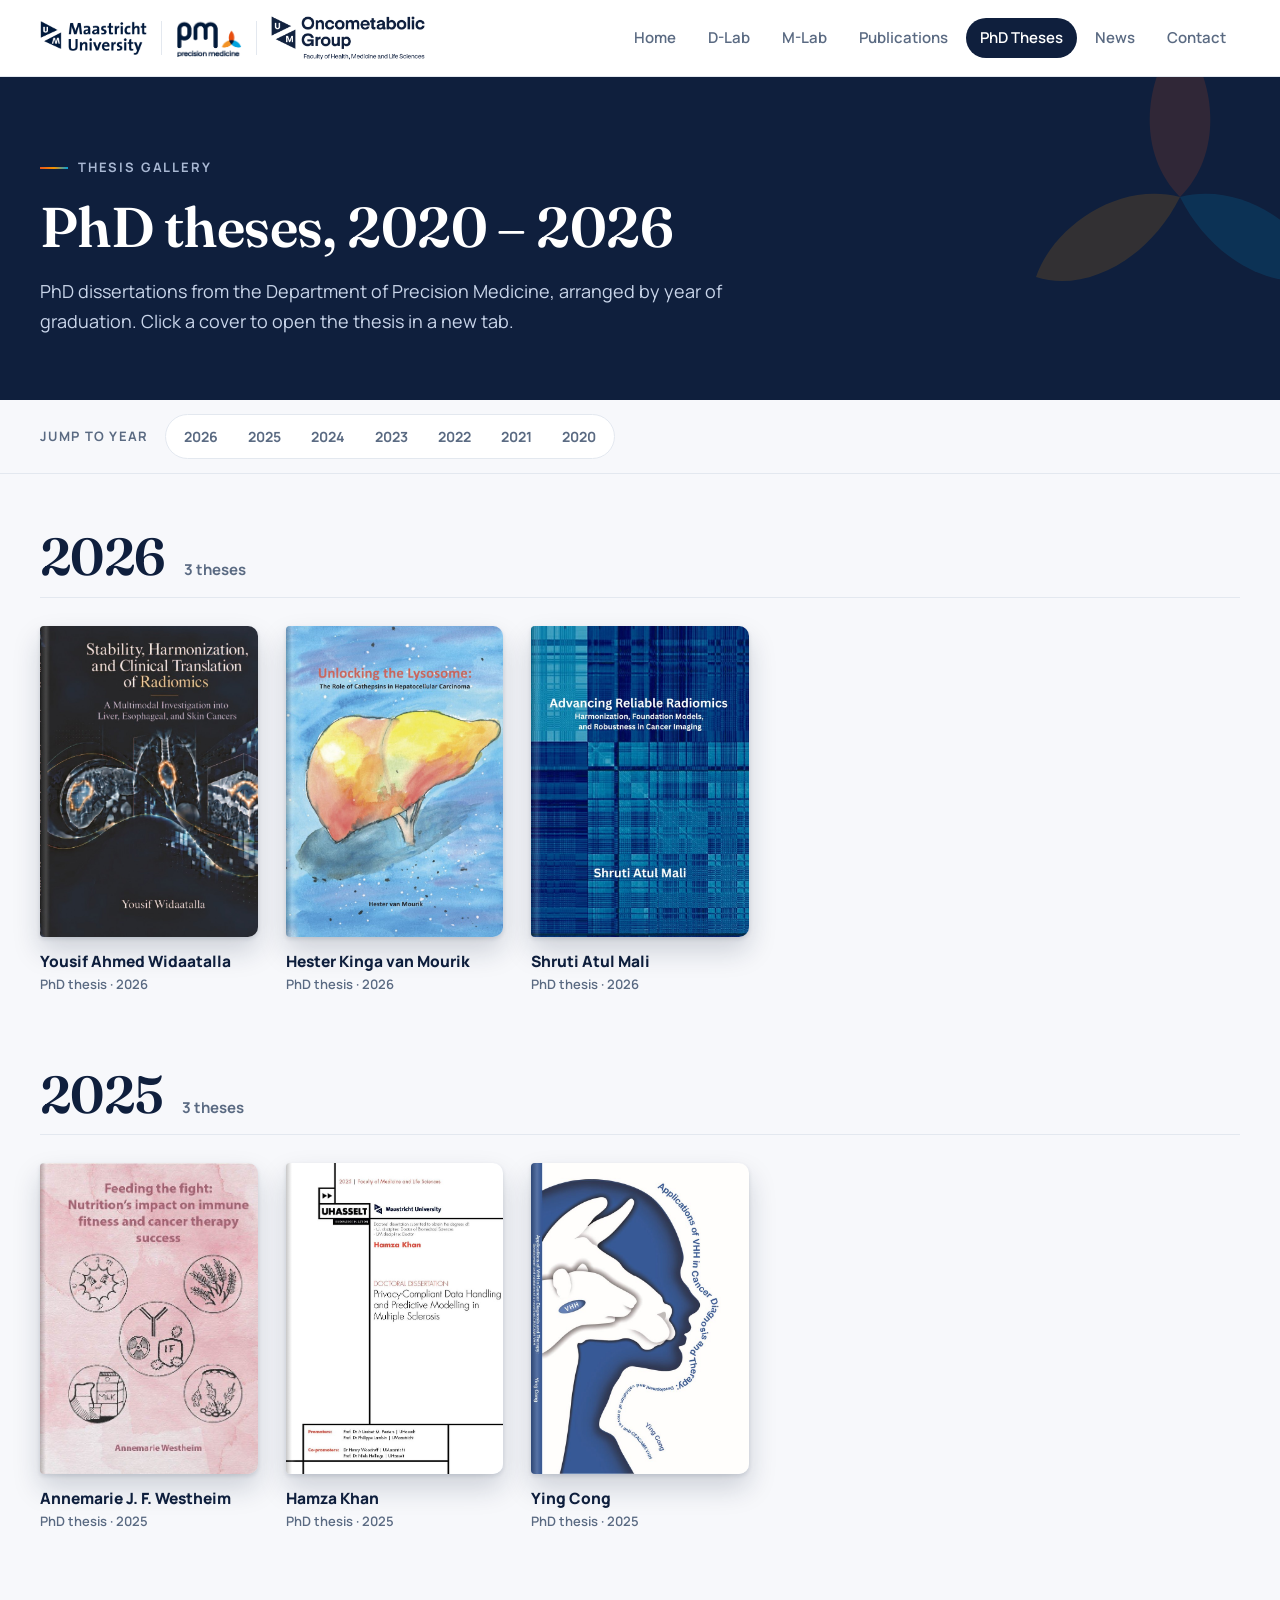
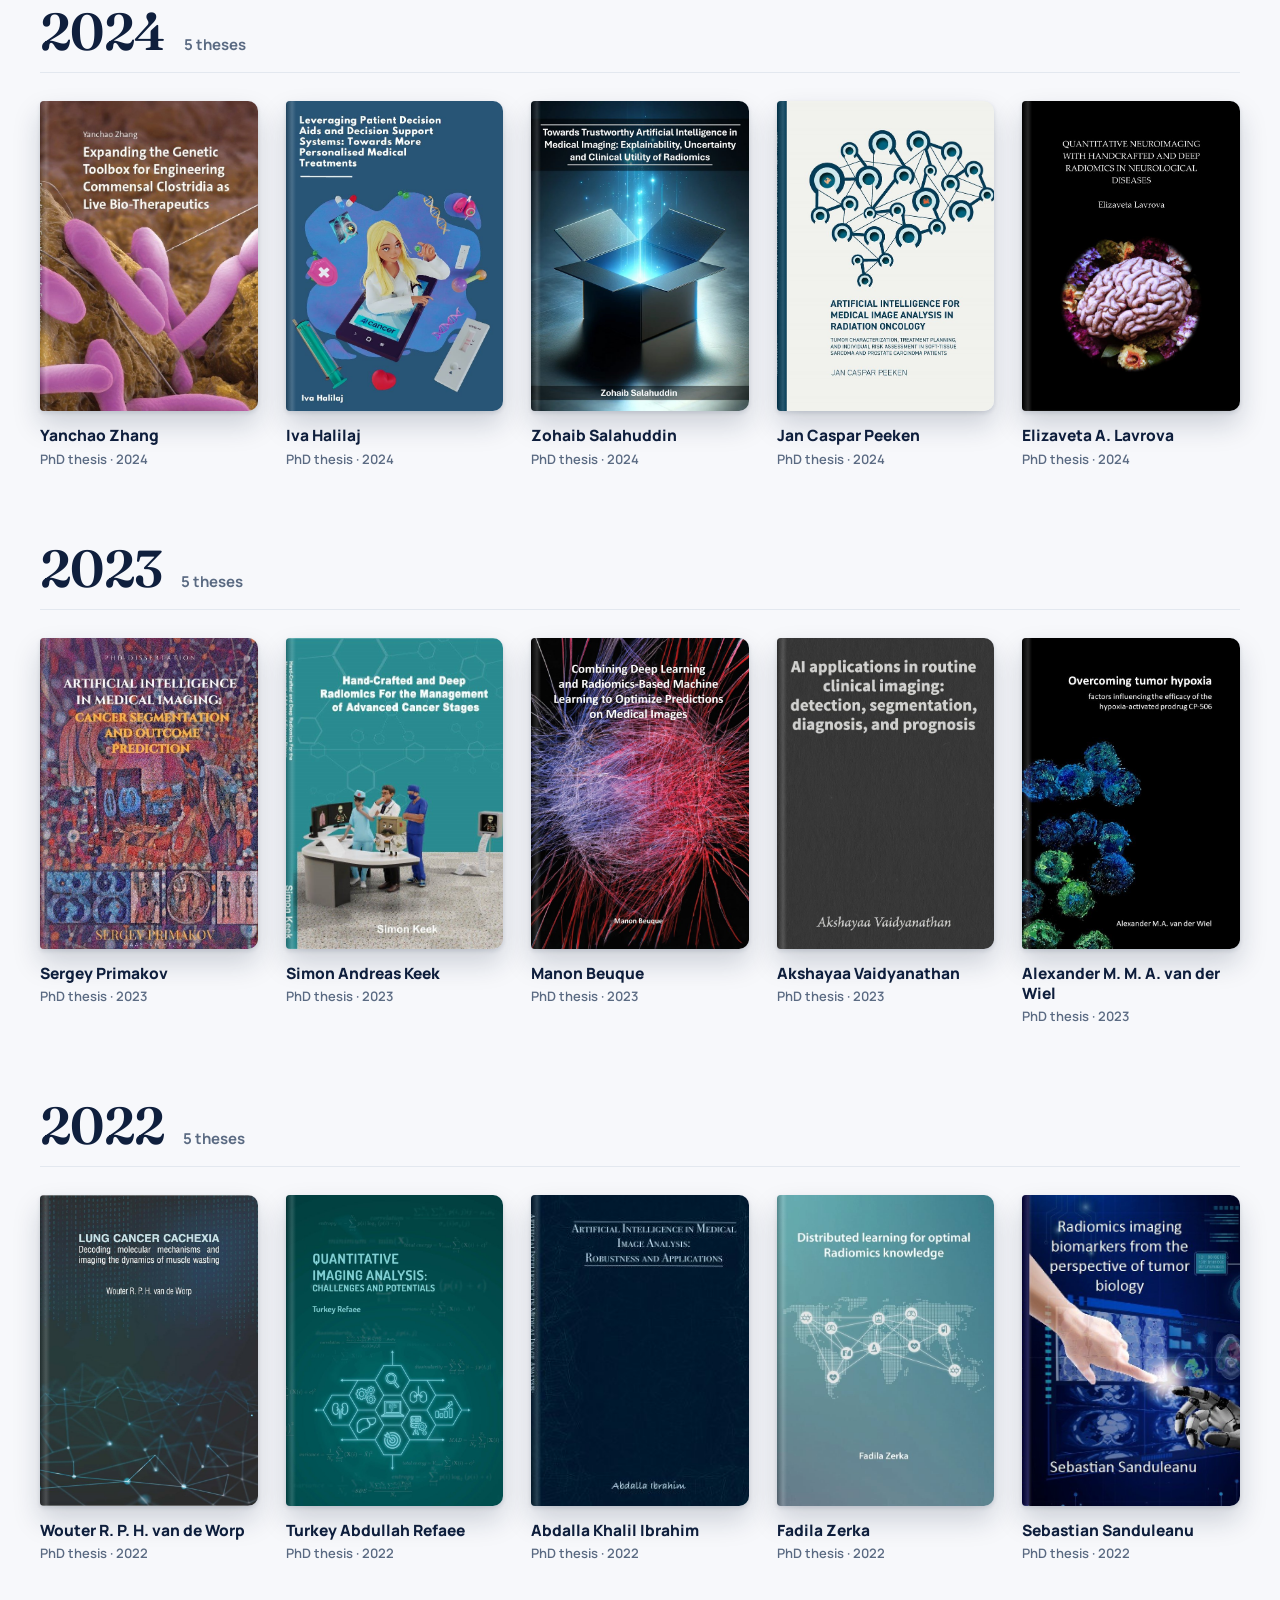
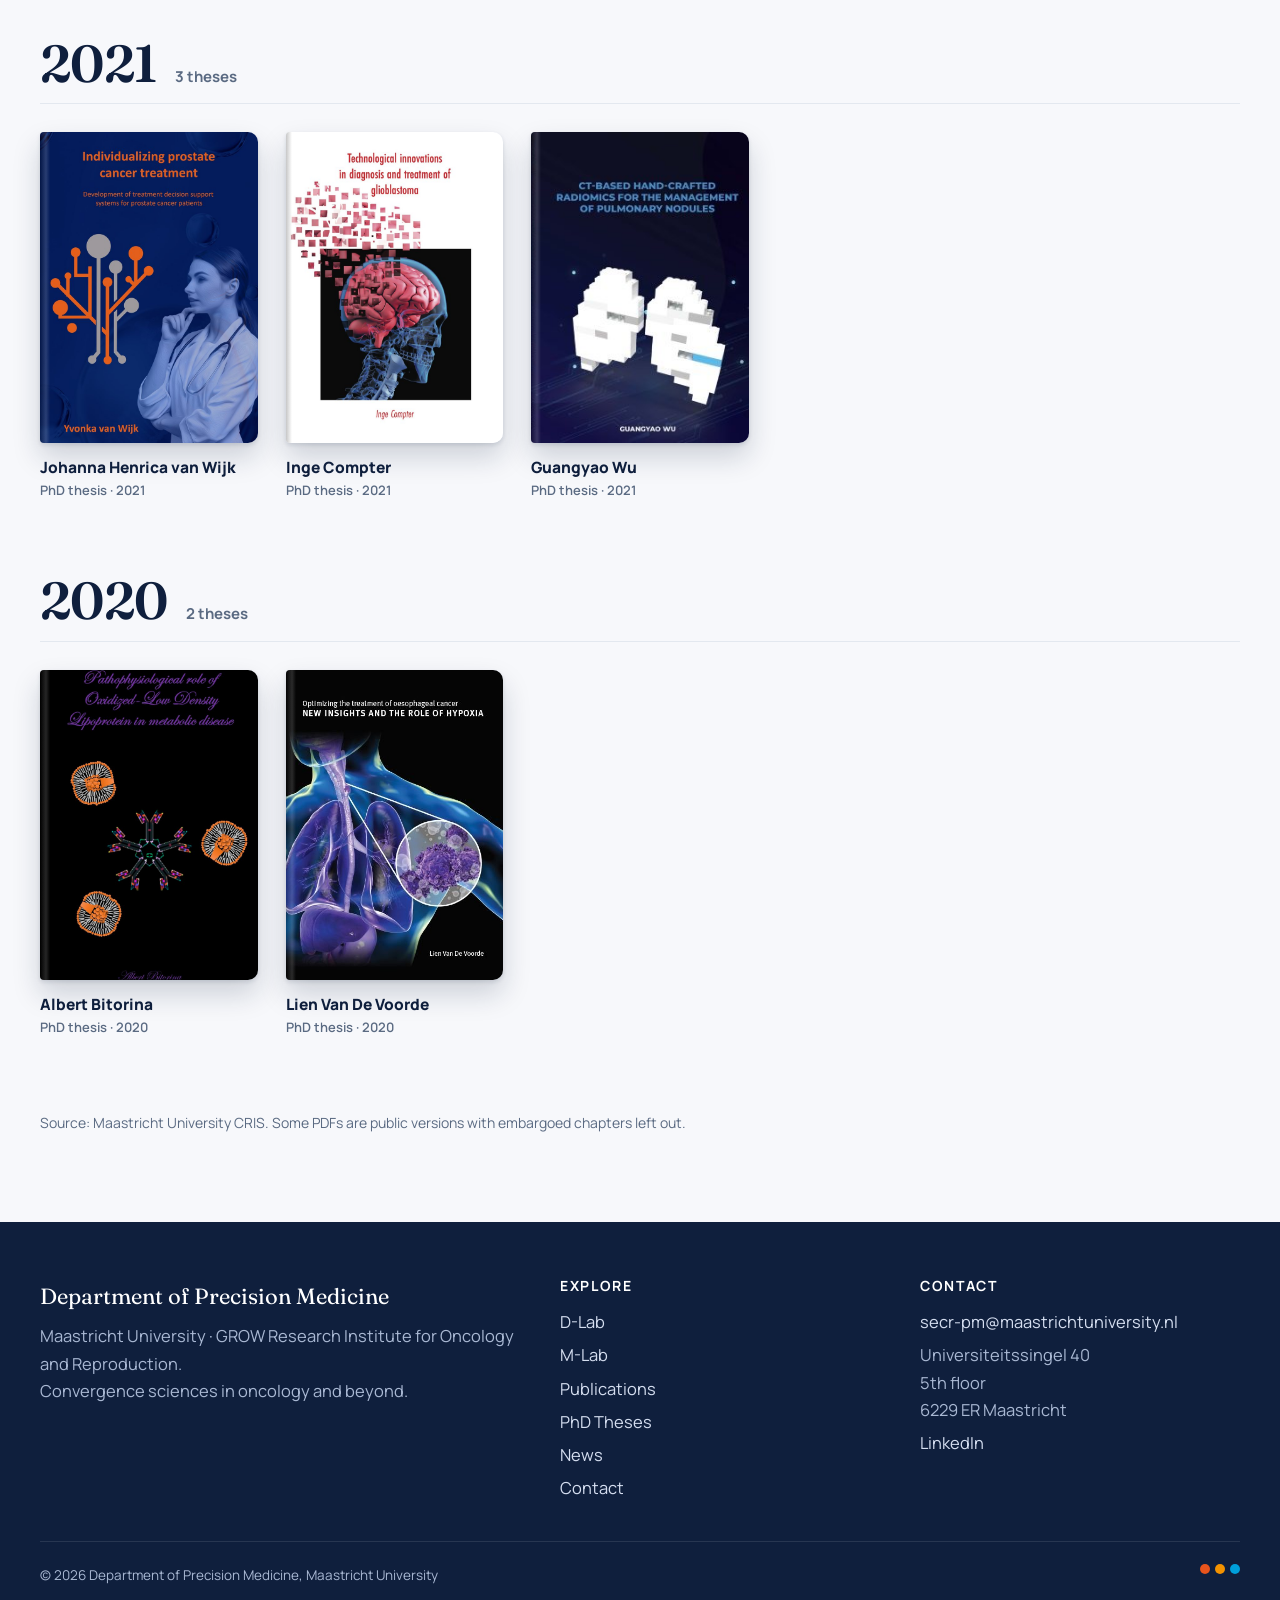
<file: theses.html>
<!doctype html>
<html lang="en">
<head>
<meta charset="utf-8">
<meta name="viewport" content="width=device-width, initial-scale=1">
<title>PhD Theses | Department of Precision Medicine | Maastricht University</title>
<meta name="description" content="PhD theses from the Department of Precision Medicine, 2020-2026.">
<link rel="icon" href="img/logos/favicon.svg" type="image/svg+xml">
<link rel="icon" href="img/logos/favicon-32.png" sizes="32x32" type="image/png">
<link rel="icon" href="img/logos/favicon-16.png" sizes="16x16" type="image/png">
<link rel="icon" href="favicon.ico" sizes="48x48">
<link rel="apple-touch-icon" href="img/logos/apple-touch-icon.png">
<meta name="theme-color" content="#0f1f3d">
<link rel="preconnect" href="https://fonts.googleapis.com">
<link rel="preconnect" href="https://fonts.gstatic.com" crossorigin>
<link href="https://fonts.googleapis.com/css2?family=Fraunces:ital,opsz,wght@0,9..144,500;0,9..144,600;1,9..144,500;1,9..144,600&family=Manrope:wght@400;500;600;700;800&display=swap" rel="stylesheet">
<link rel="stylesheet" href="assets/css/site.css?v=20261125d">
</head>
<body class="">
<header class="site-header">
  <div class="wrap">
    <a class="brand" href="index.html" aria-label="Department of Precision Medicine home">
      <img class="um" src="img/logos/um.png" alt="Maastricht University">
      <span class="divider"></span>
      <img class="pm" src="img/logos/department-logo.png" alt="Precision Medicine">
      <span class="divider d2"></span>
      <img class="onco" src="img/logos/oncometabolic-group.png" alt="Oncometabolic Group, Faculty of Health, Medicine and Life Sciences">
    </a>
    <button class="menu-btn" aria-expanded="false" aria-label="Open menu">Menu</button>
    <nav class="nav" aria-label="Main">
<a href="index.html">Home</a>
<a href="d-lab.html">D-Lab</a>
<a href="m-lab.html">M-Lab</a>
<a href="publications.html">Publications</a>
<a href="theses.html" class="active" aria-current="page">PhD Theses</a>
<a href="news.html">News</a>
<a href="contact.html">Contact</a>
    </nav>
  </div>
</header>
<main>
<section class="page-hero">
  <div class="trefoil" style="right:-60px;top:-40px;width:320px;height:320px;opacity:.16"><svg viewBox="0 0 200 200" aria-hidden="true"><g fill-opacity=".95">
<path d="M100 100 C70 70 80 20 100 0 C120 20 130 70 100 100Z" fill="#e8541c"/>
<path d="M100 100 C140 90 180 120 190 150 C160 160 120 140 100 100Z" fill="#009fdb"/>
<path d="M100 100 C80 140 40 160 10 150 C20 120 60 90 100 100Z" fill="#f39200"/></g></svg></div>
  <div class="wrap"><span class="eyebrow">Thesis gallery</span><h1>PhD theses, 2020 – 2026</h1>
  <p>PhD dissertations from the Department of Precision Medicine, arranged by year of graduation. Click a cover to open the thesis in a new tab.</p></div>
</section>
<div class="toolbar"><div class="wrap">
  <span class="label">Jump to year</span>
  <div class="seg" aria-label="Jump to year"><a href="#y2026" data-yearlink="2026">2026</a><a href="#y2025" data-yearlink="2025">2025</a><a href="#y2024" data-yearlink="2024">2024</a><a href="#y2023" data-yearlink="2023">2023</a><a href="#y2022" data-yearlink="2022">2022</a><a href="#y2021" data-yearlink="2021">2021</a><a href="#y2020" data-yearlink="2020">2020</a></div>
</div></div>
<section class="section" style="padding-top:56px"><div class="wrap" id="theses">
  
  
  <section class="year-block" id="y2026"><div class="year-head"><h2>2026</h2><span class="count"></span></div><div class="shelf"><a class="book" href="https://cris.maastrichtuniversity.nl/files/325906674/c9397-embargo.pdf" target="_blank" rel="noopener" title="Open the thesis of Yousif Ahmed Widaatalla in a new tab">
<div class="cover"><img src="img/theses/2026_Yousif_Ahmed_Widaatalla.jpg" alt="PhD thesis cover — Yousif Ahmed Widaatalla" loading="lazy"><span class="open">Open PDF ↗</span></div><div><div class="name">Yousif Ahmed Widaatalla</div><div class="who">PhD thesis · 2026</div></div></a><a class="book" href="https://cris.maastrichtuniversity.nl/files/320631749/c9269-embargo.pdf" target="_blank" rel="noopener" title="Open the thesis of Hester Kinga van Mourik in a new tab">
<div class="cover"><img src="img/theses/2026_van_Mourik_Unlocking_the_lysosome.jpg" alt="PhD thesis cover — Hester Kinga van Mourik" loading="lazy"><span class="open">Open PDF ↗</span></div><div><div class="name">Hester Kinga van Mourik</div><div class="who">PhD thesis · 2026</div></div></a><a class="book" href="https://cris.maastrichtuniversity.nl/files/310784500/c9177-embargo.pdf" target="_blank" rel="noopener" title="Open the thesis of Shruti Atul Mali in a new tab">
<div class="cover"><img src="img/theses/2026_Shruti_Atul_Mali.jpg" alt="PhD thesis cover — Shruti Atul Mali" loading="lazy"><span class="open">Open PDF ↗</span></div><div><div class="name">Shruti Atul Mali</div><div class="who">PhD thesis · 2026</div></div></a></div></section><section class="year-block" id="y2025"><div class="year-head"><h2>2025</h2><span class="count"></span></div><div class="shelf"><a class="book" href="https://cris.maastrichtuniversity.nl/files/260455896/c8759.pdf" target="_blank" rel="noopener" title="Open the thesis of Annemarie J. F. Westheim in a new tab">
<div class="cover"><img src="img/theses/2025_Westheim_Feeding_the_fight.jpg" alt="PhD thesis cover — Annemarie J. F. Westheim" loading="lazy"><span class="open">Open PDF ↗</span></div><div><div class="name">Annemarie J. F. Westheim</div><div class="who">PhD thesis · 2025</div></div></a><a class="book" href="https://cris.maastrichtuniversity.nl/ws/portalfiles/portal/286237661/c8952embargo.pdf" target="_blank" rel="noopener" title="Open the thesis of Hamza Khan in a new tab">
<div class="cover"><img src="img/theses/2025_Hamza_Khan.jpg" alt="PhD thesis cover — Hamza Khan" loading="lazy"><span class="open">Open PDF ↗</span></div><div><div class="name">Hamza Khan</div><div class="who">PhD thesis · 2025</div></div></a><a class="book" href="https://cris.maastrichtuniversity.nl/files/261658120/c8802.pdf" target="_blank" rel="noopener" title="Open the thesis of Ying Cong in a new tab">
<div class="cover"><img src="img/theses/2025_Ying_Cong.jpg" alt="PhD thesis cover — Ying Cong" loading="lazy"><span class="open">Open PDF ↗</span></div><div><div class="name">Ying Cong</div><div class="who">PhD thesis · 2025</div></div></a></div></section><section class="year-block" id="y2024"><div class="year-head"><h2>2024</h2><span class="count"></span></div><div class="shelf"><a class="book" href="https://cris.maastrichtuniversity.nl/files/219185266/c8440.pdf" target="_blank" rel="noopener" title="Open the thesis of Yanchao Zhang in a new tab">
<div class="cover"><img src="img/theses/2024_Zhang_Expanding_the_genetic_toolbox.jpg" alt="PhD thesis cover — Yanchao Zhang" loading="lazy"><span class="open">Open PDF ↗</span></div><div><div class="name">Yanchao Zhang</div><div class="who">PhD thesis · 2024</div></div></a><a class="book" href="https://cris.maastrichtuniversity.nl/files/215453523/c8352.pdf" target="_blank" rel="noopener" title="Open the thesis of Iva Halilaj in a new tab">
<div class="cover"><img src="img/theses/2024_Iva_Halilaj.jpg" alt="PhD thesis cover — Iva Halilaj" loading="lazy"><span class="open">Open PDF ↗</span></div><div><div class="name">Iva Halilaj</div><div class="who">PhD thesis · 2024</div></div></a><a class="book" href="https://cris.maastrichtuniversity.nl/files/212773157/c8350.pdf" target="_blank" rel="noopener" title="Open the thesis of Zohaib Salahuddin in a new tab">
<div class="cover"><img src="img/theses/2024_Zohaib_Salahuddin.jpg" alt="PhD thesis cover — Zohaib Salahuddin" loading="lazy"><span class="open">Open PDF ↗</span></div><div><div class="name">Zohaib Salahuddin</div><div class="who">PhD thesis · 2024</div></div></a><a class="book" href="https://cris.maastrichtuniversity.nl/files/211600669/c8294.pdf" target="_blank" rel="noopener" title="Open the thesis of Jan Caspar Peeken in a new tab">
<div class="cover"><img src="img/theses/2024_Jan_Caspar_Peeken.jpg" alt="PhD thesis cover — Jan Caspar Peeken" loading="lazy"><span class="open">Open PDF ↗</span></div><div><div class="name">Jan Caspar Peeken</div><div class="who">PhD thesis · 2024</div></div></a><a class="book" href="https://cris.maastrichtuniversity.nl/files/195072178/c8288.pdf" target="_blank" rel="noopener" title="Open the thesis of Elizaveta A. Lavrova in a new tab">
<div class="cover"><img src="img/theses/2024_Elizaveta_A_Lavrova.jpg" alt="PhD thesis cover — Elizaveta A. Lavrova" loading="lazy"><span class="open">Open PDF ↗</span></div><div><div class="name">Elizaveta A. Lavrova</div><div class="who">PhD thesis · 2024</div></div></a></div></section><section class="year-block" id="y2023"><div class="year-head"><h2>2023</h2><span class="count"></span></div><div class="shelf"><a class="book" href="https://cris.maastrichtuniversity.nl/files/173127754/c8090.pdf" target="_blank" rel="noopener" title="Open the thesis of Sergey Primakov in a new tab">
<div class="cover"><img src="img/theses/2023_Sergey_Primakov.jpg" alt="PhD thesis cover — Sergey Primakov" loading="lazy"><span class="open">Open PDF ↗</span></div><div><div class="name">Sergey Primakov</div><div class="who">PhD thesis · 2023</div></div></a><a class="book" href="https://cris.maastrichtuniversity.nl/files/187303814/c8013.pdf" target="_blank" rel="noopener" title="Open the thesis of Simon Andreas Keek in a new tab">
<div class="cover"><img src="img/theses/2023_Simon_Andreas_Keek.jpg" alt="PhD thesis cover — Simon Andreas Keek" loading="lazy"><span class="open">Open PDF ↗</span></div><div><div class="name">Simon Andreas Keek</div><div class="who">PhD thesis · 2023</div></div></a><a class="book" href="https://cris.maastrichtuniversity.nl/files/144025510/c7954.pdf" target="_blank" rel="noopener" title="Open the thesis of Manon Beuque in a new tab">
<div class="cover"><img src="img/theses/2023_Manon_Beuque.jpg" alt="PhD thesis cover — Manon Beuque" loading="lazy"><span class="open">Open PDF ↗</span></div><div><div class="name">Manon Beuque</div><div class="who">PhD thesis · 2023</div></div></a><a class="book" href="https://cris.maastrichtuniversity.nl/files/119287201/c7759.pdf" target="_blank" rel="noopener" title="Open the thesis of Akshayaa Vaidyanathan in a new tab">
<div class="cover"><img src="img/theses/2023_Akshayaa_Vaidyanathan.jpg" alt="PhD thesis cover — Akshayaa Vaidyanathan" loading="lazy"><span class="open">Open PDF ↗</span></div><div><div class="name">Akshayaa Vaidyanathan</div><div class="who">PhD thesis · 2023</div></div></a><a class="book" href="https://cris.maastrichtuniversity.nl/files/119899249/c7741.pdf" target="_blank" rel="noopener" title="Open the thesis of Alexander M. M. A. van der Wiel in a new tab">
<div class="cover"><img src="img/theses/2023_Alexander_Marie_Madeleine_Adrianus_van_der_Wiel.jpg" alt="PhD thesis cover — Alexander M. M. A. van der Wiel" loading="lazy"><span class="open">Open PDF ↗</span></div><div><div class="name">Alexander M. M. A. van der Wiel</div><div class="who">PhD thesis · 2023</div></div></a></div></section><section class="year-block" id="y2022"><div class="year-head"><h2>2022</h2><span class="count"></span></div><div class="shelf"><a class="book" href="https://cris.maastrichtuniversity.nl/files/115015256/c7693.pdf" target="_blank" rel="noopener" title="Open the thesis of Wouter R. P. H. van de Worp in a new tab">
<div class="cover"><img src="img/theses/2022_van_de_Worp_Lung_cancer_cachexia.jpg" alt="PhD thesis cover — Wouter R. P. H. van de Worp" loading="lazy"><span class="open">Open PDF ↗</span></div><div><div class="name">Wouter R. P. H. van de Worp</div><div class="who">PhD thesis · 2022</div></div></a><a class="book" href="https://cris.maastrichtuniversity.nl/files/100534524/c7542.pdf" target="_blank" rel="noopener" title="Open the thesis of Turkey Abdullah Refaee in a new tab">
<div class="cover"><img src="img/theses/2022_Turkey_Abdullah_Refaee.jpg" alt="PhD thesis cover — Turkey Abdullah Refaee" loading="lazy"><span class="open">Open PDF ↗</span></div><div><div class="name">Turkey Abdullah Refaee</div><div class="who">PhD thesis · 2022</div></div></a><a class="book" href="https://cris.maastrichtuniversity.nl/files/89269242/c7412.pdf" target="_blank" rel="noopener" title="Open the thesis of Abdalla Khalil Ibrahim in a new tab">
<div class="cover"><img src="img/theses/2022_Abdalla_Khalil_Ibrahim.jpg" alt="PhD thesis cover — Abdalla Khalil Ibrahim" loading="lazy"><span class="open">Open PDF ↗</span></div><div><div class="name">Abdalla Khalil Ibrahim</div><div class="who">PhD thesis · 2022</div></div></a><a class="book" href="https://cris.maastrichtuniversity.nl/files/77705994/c7360.pdf" target="_blank" rel="noopener" title="Open the thesis of Fadila Zerka in a new tab">
<div class="cover"><img src="img/theses/2022_Fadila_Zerka.jpg" alt="PhD thesis cover — Fadila Zerka" loading="lazy"><span class="open">Open PDF ↗</span></div><div><div class="name">Fadila Zerka</div><div class="who">PhD thesis · 2022</div></div></a><a class="book" href="https://cris.maastrichtuniversity.nl/files/75998132/c7321.pdf" target="_blank" rel="noopener" title="Open the thesis of Sebastian Sanduleanu in a new tab">
<div class="cover"><img src="img/theses/2022_Sebastian_Sanduleanu.jpg" alt="PhD thesis cover — Sebastian Sanduleanu" loading="lazy"><span class="open">Open PDF ↗</span></div><div><div class="name">Sebastian Sanduleanu</div><div class="who">PhD thesis · 2022</div></div></a></div></section><section class="year-block" id="y2021"><div class="year-head"><h2>2021</h2><span class="count"></span></div><div class="shelf"><a class="book" href="https://cris.maastrichtuniversity.nl/files/73364453/c7230.pdf" target="_blank" rel="noopener" title="Open the thesis of Johanna Henrica van Wijk in a new tab">
<div class="cover"><img src="img/theses/2021_Johanna_Henrica_van_Wijk.jpg" alt="PhD thesis cover — Johanna Henrica van Wijk" loading="lazy"><span class="open">Open PDF ↗</span></div><div><div class="name">Johanna Henrica van Wijk</div><div class="who">PhD thesis · 2021</div></div></a><a class="book" href="https://cris.maastrichtuniversity.nl/files/75293465/c7209.pdf" target="_blank" rel="noopener" title="Open the thesis of Inge Compter in a new tab">
<div class="cover"><img src="img/theses/2021_Inge_Compter.jpg" alt="PhD thesis cover — Inge Compter" loading="lazy"><span class="open">Open PDF ↗</span></div><div><div class="name">Inge Compter</div><div class="who">PhD thesis · 2021</div></div></a><a class="book" href="https://cris.maastrichtuniversity.nl/files/65507809/c7125.pdf" target="_blank" rel="noopener" title="Open the thesis of Guangyao Wu in a new tab">
<div class="cover"><img src="img/theses/2021_Guangyao_Wu.jpg" alt="PhD thesis cover — Guangyao Wu" loading="lazy"><span class="open">Open PDF ↗</span></div><div><div class="name">Guangyao Wu</div><div class="who">PhD thesis · 2021</div></div></a></div></section><section class="year-block" id="y2020"><div class="year-head"><h2>2020</h2><span class="count"></span></div><div class="shelf"><a class="book" href="https://cris.maastrichtuniversity.nl/files/72376273/c6784_embargo.pdf" target="_blank" rel="noopener" title="Open the thesis of Albert Bitorina in a new tab">
<div class="cover"><img src="img/theses/2020_Bitorina_Inconspicuous_offender.jpg" alt="PhD thesis cover — Albert Bitorina" loading="lazy"><span class="open">Open PDF ↗</span></div><div><div class="name">Albert Bitorina</div><div class="who">PhD thesis · 2020</div></div></a><a class="book" href="https://cris.maastrichtuniversity.nl/files/47665633/c6687.pdf" target="_blank" rel="noopener" title="Open the thesis of Lien Van De Voorde in a new tab">
<div class="cover"><img src="img/theses/2020_Lien_Van_De_Voorde.jpg" alt="PhD thesis cover — Lien Van De Voorde" loading="lazy"><span class="open">Open PDF ↗</span></div><div><div class="name">Lien Van De Voorde</div><div class="who">PhD thesis · 2020</div></div></a></div></section>
  <p class="empty-note">No theses match this filter.</p>
  <p style="color:var(--muted);font-size:14px">Source: Maastricht University CRIS. Some PDFs are public versions with embargoed chapters left out.</p>
</div></section>
</main>
<footer class="site-footer">
  <div class="wrap">
    <div class="foot">
      <div>
        <div class="name">Department of Precision Medicine</div>
        <p>Maastricht University · GROW Research Institute for Oncology and Reproduction.<br>Convergence sciences in oncology and beyond.</p>
      </div>
      <div>
        <h4>Explore</h4>
        <ul><li><a href="d-lab.html">D-Lab</a></li><li><a href="m-lab.html">M-Lab</a></li><li><a href="publications.html">Publications</a></li><li><a href="theses.html">PhD Theses</a></li><li><a href="news.html">News</a></li><li><a href="contact.html">Contact</a></li></ul>
      </div>
      <div>
        <h4>Contact</h4>
        <ul>
          <li><a href="mailto:secr-pm@maastrichtuniversity.nl">secr-pm@maastrichtuniversity.nl</a></li>
          <li>Universiteitssingel 40<br>5th floor<br>6229 ER Maastricht</li>
          <li><a href="https://www.linkedin.com/company/precision-medicine-maastricht-university/" target="_blank" rel="noopener">LinkedIn</a></li>
        </ul>
      </div>
    </div>
    <div class="foot-bottom">
      <span>© <span data-year>2026</span> Department of Precision Medicine, Maastricht University</span>
      <span class="tri"><i style="background:#e8541c"></i><i style="background:#f39200"></i><i style="background:#009fdb"></i></span>
    </div>
  </div>
</footer>
<div class="lightbox" role="dialog" aria-label="Enlarged figure"><button aria-label="Close">×</button><img alt=""></div>
<script src="assets/js/site.js"></script>
</body>
</html>
</file>
<file: assets/css/site.css>
/* Department of Precision Medicine — site styles */
:root {
  --navy: #0f1f3d;
  --navy-2: #172b52;
  --ink: #14223a;
  --muted: #5a6a82;
  --line: #e3e8ef;
  --paper: #f7f8fb;
  --white: #ffffff;
  --cyan: #009fdb;
  --orange: #e8541c;
  --amber: #f39200;
  --accent: var(--cyan);
  --radius: 18px;
  --radius-sm: 12px;
  --shadow: 0 1px 2px rgba(15, 31, 61, .06), 0 8px 24px rgba(15, 31, 61, .08);
  --shadow-lg: 0 2px 4px rgba(15, 31, 61, .06), 0 20px 48px rgba(15, 31, 61, .14);
  --max: 1200px;
  --serif: "Fraunces", Georgia, "Times New Roman", serif;
  --sans: "Manrope", "Segoe UI", system-ui, sans-serif;
}

* { box-sizing: border-box; }
html { scroll-behavior: smooth; scroll-padding-top: 96px; }
body {
  margin: 0;
  font-family: var(--sans);
  font-size: 16.5px;
  line-height: 1.65;
  color: var(--ink);
  background: var(--paper);
  -webkit-font-smoothing: antialiased;
}
img { max-width: 100%; display: block; }
a { color: inherit; }
h1, h2, h3, h4 { line-height: 1.15; margin: 0; color: var(--navy); }
h1, h2 { font-family: var(--serif); font-weight: 600; letter-spacing: -0.01em; }
p { margin: 0; }
.wrap { width: min(var(--max), 100% - 40px); margin-inline: auto; }

/* ---------- Header ---------- */
.site-header {
  position: sticky; top: 0; z-index: 50;
  background: rgba(255, 255, 255, .92);
  backdrop-filter: saturate(160%) blur(10px);
  border-bottom: 1px solid var(--line);
}
.site-header .wrap { display: flex; align-items: center; gap: 24px; height: 76px; }
.brand { display: flex; align-items: center; gap: 14px; text-decoration: none; flex-shrink: 0; }
.brand img.um { height: 34px; width: auto; }
.brand .divider { width: 1px; height: 34px; background: var(--line); }
.brand img.pm { height: 38px; width: auto; }
.brand img.onco { height: 44px; width: auto; }
.nav { margin-left: auto; display: flex; gap: 4px; }
.nav a {
  text-decoration: none; font-weight: 600; font-size: 15px; color: var(--muted);
  padding: 8px 14px; border-radius: 999px; transition: background .2s, color .2s;
}
.nav a:hover { color: var(--navy); background: #eef2f7; }
.nav a.active { color: var(--white); background: var(--navy); }
.menu-btn { display: none; margin-left: auto; background: none; border: 1px solid var(--line); border-radius: 10px; padding: 8px 12px; font: 600 14px var(--sans); color: var(--navy); cursor: pointer; }

/* ---------- Trefoil motif (from the logo) ---------- */
.trefoil { position: absolute; pointer-events: none; opacity: .9; }

/* ---------- Hero (home) ---------- */
.hero {
  position: relative; overflow: hidden;
  background: var(--white);
  border-bottom: 1px solid var(--line);
}
.hero .wrap { display: grid; grid-template-columns: 1.25fr .9fr; gap: 56px; align-items: center; padding: 88px 0 80px; }
.eyebrow {
  display: inline-flex; align-items: center; gap: 10px;
  font-size: 13px; font-weight: 700; letter-spacing: .14em; text-transform: uppercase; color: var(--muted);
}
.eyebrow::before { content: ""; width: 28px; height: 2px; background: linear-gradient(90deg, var(--orange), var(--amber), var(--cyan)); }
.hero h1 { font-size: clamp(38px, 5.2vw, 64px); margin: 18px 0 22px; }
.hero h1 em { font-style: italic; color: var(--orange); }
.hero p.lead { font-size: 19px; color: var(--muted); max-width: 60ch; }
.hero .actions { display: flex; flex-wrap: wrap; gap: 12px; margin-top: 32px; }
.btn {
  display: inline-flex; align-items: center; gap: 8px;
  font: 700 15px var(--sans); text-decoration: none; cursor: pointer;
  padding: 13px 22px; border-radius: 999px; border: 1.5px solid var(--navy);
  background: var(--navy); color: var(--white); transition: transform .15s, background .2s, color .2s;
}
.btn:hover { transform: translateY(-1px); background: var(--navy-2); }
.btn.ghost { background: transparent; color: var(--navy); }
.btn.ghost:hover { background: var(--navy); color: var(--white); }
.btn .arr { transition: transform .2s; }
.btn:hover .arr { transform: translateX(3px); }

.hero-card {
  position: relative; background: var(--paper); border: 1px solid var(--line);
  border-radius: 28px; padding: 36px; box-shadow: var(--shadow);
}
.hero-card .pm-logo { width: 78%; margin: 0 auto 28px; }
.stats { display: grid; grid-template-columns: repeat(3, 1fr); gap: 10px; }
.stat { background: var(--white); border: 1px solid var(--line); border-radius: 14px; padding: 14px 12px; text-align: center; }
.stat b { display: block; font-family: var(--serif); font-size: 30px; color: var(--navy); line-height: 1.1; }
.stat span { font-size: 12.5px; color: var(--muted); font-weight: 600; }

/* ---------- Sections ---------- */
.section { padding: 88px 0; }
.section.alt { background: var(--white); border-block: 1px solid var(--line); }
.section-head { display: flex; justify-content: space-between; align-items: end; gap: 24px; margin-bottom: 40px; flex-wrap: wrap; }
.section-head h2 { font-size: clamp(30px, 3.6vw, 44px); }
.section-head p { color: var(--muted); max-width: 56ch; margin-top: 10px; }
.link-more { font-weight: 700; color: var(--navy); text-decoration: none; border-bottom: 2px solid var(--amber); padding-bottom: 2px; white-space: nowrap; }
.link-more:hover { color: var(--orange); }

/* ---------- Labs band ---------- */
.labs { background: var(--navy); color: #dbe4f3; position: relative; overflow: hidden; }
.labs .section-head h2 { color: var(--white); }
.labs .section-head p { color: #a9b8d3; }
.lab-grid { display: grid; grid-template-columns: 1fr 1fr; gap: 24px; }
.lab-card {
  position: relative; display: flex; flex-direction: column; gap: 18px;
  padding: 36px; border-radius: 24px; text-decoration: none;
  background: rgba(255, 255, 255, .04); border: 1px solid rgba(255, 255, 255, .1);
  transition: transform .25s, background .25s, border-color .25s;
}
.lab-card:hover { transform: translateY(-4px); background: rgba(255, 255, 255, .07); }
.lab-card.d:hover { border-color: var(--cyan); }
.lab-card.m:hover { border-color: var(--orange); }
.lab-card img.logo { height: 76px; width: auto; align-self: flex-start; }
.lab-card h3 { color: var(--white); font-size: 21px; }
.lab-card p { color: #b9c6dd; }
.lab-card .go { margin-top: auto; font-weight: 700; color: var(--white); }
.lab-card.d .go { color: #5cc8f0; }
.lab-card.m .go { color: #ff8a5c; }
.chips { display: flex; flex-wrap: wrap; gap: 8px; }
.chip { font-size: 12.5px; font-weight: 600; padding: 5px 11px; border-radius: 999px; background: rgba(255, 255, 255, .08); color: #d5def0; }

/* ---------- News ---------- */
.featured {
  display: grid; grid-template-columns: auto 1fr auto; gap: 28px; align-items: center;
  background: var(--white); border: 1px solid var(--line); border-left: 6px solid var(--amber);
  border-radius: var(--radius); padding: 28px 32px; margin-bottom: 28px; box-shadow: var(--shadow);
}
.datebox { text-align: center; min-width: 92px; padding: 12px 10px; border-radius: 14px; background: var(--navy); color: var(--white); }
.datebox b { display: block; font-family: var(--serif); font-size: 40px; line-height: 1; }
.datebox span { font-size: 13px; font-weight: 700; letter-spacing: .1em; text-transform: uppercase; color: #a9c4ea; }
.featured .tag { color: var(--orange); }
.featured h3 { font-size: 22px; margin: 6px 0 8px; font-family: var(--serif); font-weight: 600; }
.featured p { color: var(--muted); font-size: 15px; }
.featured .meta-line { display: flex; flex-wrap: wrap; gap: 6px 18px; margin-top: 10px; font-size: 14px; color: var(--ink); }
.featured .meta-line strong { color: var(--navy); }

.news-grid { display: grid; grid-template-columns: repeat(3, 1fr); gap: 24px; }
.news-card {
  display: flex; flex-direction: column; background: var(--white); border: 1px solid var(--line);
  border-radius: var(--radius); overflow: hidden; transition: transform .2s, box-shadow .2s;
}
.news-card:hover { transform: translateY(-3px); box-shadow: var(--shadow-lg); }
.news-media { aspect-ratio: 16 / 9; background: #eef2f7; overflow: hidden; position: relative; }
.news-media img { position: absolute; inset: 0; width: 100%; height: 100%; object-fit: cover; }
.news-media.m-contain img { object-fit: contain; padding: 22px; background: var(--white); }
.news-media iframe { position: absolute; inset: 0; width: 100%; height: 100%; border: 0; display: block; }
.news-media.m-cover img { object-fit: contain; object-position: center; background: linear-gradient(135deg, #e9eef6, #f7f8fb); padding: 12px; }
.tile {
  position: absolute; inset: 0; display: flex; flex-direction: column; justify-content: flex-end;
  padding: 20px 22px; color: var(--white); overflow: hidden;
  background: var(--navy);
}
.tile.k-pub { background: linear-gradient(135deg, #0a5f8e 0%, #009fdb 100%); }
.tile.k-grant { background: linear-gradient(135deg, #b8380c 0%, #f39200 100%); }
.tile.k-defence { background: linear-gradient(135deg, #0f1f3d 0%, #26457d 100%); }
.tile.k-team { background: linear-gradient(135deg, #0f1f3d 0%, #0a5f8e 100%); }
.tile .big { font-family: var(--serif); font-size: 26px; line-height: 1.15; font-weight: 600; max-width: 85%; position: relative; z-index: 1; }
.tile .small { font-size: 12px; font-weight: 700; letter-spacing: .14em; text-transform: uppercase; opacity: .85; margin-bottom: 6px; position: relative; z-index: 1; }
.tile svg { position: absolute; right: -30px; top: -30px; width: 170px; height: 170px; opacity: .22; }
.news-body { padding: 22px 24px 24px; display: flex; flex-direction: column; gap: 10px; flex: 1; }
.tag { font-size: 12px; font-weight: 800; letter-spacing: .12em; text-transform: uppercase; color: var(--cyan); }
.tag.t-grant { color: var(--orange); }
.tag.t-defence, .tag.t-event { color: #b06a00; }
.tag.t-team { color: #0a5f8e; }
.news-body h3 { font-size: 18px; line-height: 1.35; font-family: var(--sans); font-weight: 800; }
.news-body p { color: var(--muted); font-size: 15px; }
.news-body .date { font-size: 13px; color: var(--muted); font-weight: 600; }
.news-links { margin-top: auto; padding-top: 8px; display: flex; gap: 18px; flex-wrap: wrap; }
.news-links a { font-weight: 700; color: var(--navy); text-decoration: none; font-size: 14.5px; border-bottom: 2px solid var(--cyan); }
.news-links a:hover { color: var(--cyan); }

/* ---------- Partners ticker ---------- */
.partners { padding: 56px 0; background: var(--white); border-top: 1px solid var(--line); overflow: hidden; }
.partners h2 { font-family: var(--sans); font-size: 13px; font-weight: 800; letter-spacing: .16em; text-transform: uppercase; color: var(--muted); text-align: center; margin-bottom: 28px; }
.ticker { display: flex; width: max-content; gap: 72px; align-items: center; animation: scroll 40s linear infinite; }
.ticker img { height: 44px; width: auto; max-width: 180px; object-fit: contain; filter: grayscale(1); opacity: .7; transition: filter .2s, opacity .2s; }
.ticker img:hover { filter: none; opacity: 1; }
.partners:hover .ticker { animation-play-state: paused; }
@keyframes scroll { to { transform: translateX(-50%); } }
@media (prefers-reduced-motion: reduce) { .ticker { animation: none; flex-wrap: wrap; justify-content: center; width: auto; } }

/* ---------- Page hero (inner pages) ---------- */
.page-hero { position: relative; overflow: hidden; background: var(--navy); color: #c9d5ea; }
.page-hero .wrap { padding: 72px 0 64px; position: relative; z-index: 1; }
.page-hero .eyebrow { color: #a9b8d3; }
.page-hero h1 { color: var(--white); font-size: clamp(34px, 4.6vw, 56px); margin: 16px 0 18px; max-width: 22ch; }
.page-hero p { font-size: 18px; max-width: 70ch; }
.page-hero .lab-logo { height: 64px; width: auto; margin-bottom: 18px; }
.page-hero.d { background: linear-gradient(120deg, #0f1f3d 0%, #0f1f3d 55%, #07507a 100%); }
.page-hero.m { background: linear-gradient(120deg, #0f1f3d 0%, #0f1f3d 55%, #7a2a0c 100%); }

/* ---------- Lab topic sections ---------- */
.topic { display: grid; grid-template-columns: 1fr 1.1fr; gap: 56px; align-items: center; }
.topic + .topic { margin-top: 96px; }
.topic.flip .topic-text { order: 2; }
.topic .num { font-family: var(--serif); font-size: 15px; font-weight: 600; color: var(--accent); letter-spacing: .06em; }
.topic h2 { font-size: clamp(28px, 3vw, 38px); margin: 8px 0 14px; }
.topic .focus { color: var(--muted); font-size: 16.5px; margin-bottom: 22px; }
.topic ul { list-style: none; padding: 0; margin: 0; display: grid; gap: 14px; }
.topic li { position: relative; padding-left: 22px; font-size: 15.5px; }
.topic li::before { content: ""; position: absolute; left: 0; top: .62em; width: 9px; height: 9px; border-radius: 50%; background: var(--accent); }
.topic li strong { color: var(--navy); }
.topic figure { margin: 0; }
.zoom {
  display: block; width: 100%; padding: 0; border: 1px solid var(--line); border-radius: var(--radius);
  overflow: hidden; background: var(--white); cursor: zoom-in; box-shadow: var(--shadow); transition: box-shadow .2s, transform .2s;
}
.zoom:hover { box-shadow: var(--shadow-lg); transform: translateY(-2px); }
.topic figcaption { font-size: 13px; color: var(--muted); margin-top: 10px; text-align: center; }
body.lab-d { --accent: var(--cyan); }
body.lab-m { --accent: var(--orange); }

/* lightbox */
.lightbox { position: fixed; inset: 0; z-index: 100; background: rgba(8, 16, 32, .9); display: none; align-items: center; justify-content: center; padding: 24px; cursor: zoom-out; }
.lightbox.open { display: flex; }
.lightbox img { max-width: min(1600px, 100%); max-height: 100%; border-radius: 10px; background: var(--white); }
.lightbox button { position: absolute; top: 16px; right: 16px; width: 44px; height: 44px; border-radius: 50%; border: 0; font-size: 22px; background: var(--white); color: var(--navy); cursor: pointer; }

/* ---------- Toolbar / filters ---------- */
.toolbar {
  position: sticky; top: 76px; z-index: 20; background: rgba(247, 248, 251, .95); backdrop-filter: blur(8px);
  border-bottom: 1px solid var(--line);
}
.toolbar .wrap { display: flex; gap: 16px; align-items: center; flex-wrap: wrap; padding: 14px 0; }
.seg { display: inline-flex; background: var(--white); border: 1px solid var(--line); border-radius: 999px; padding: 4px; gap: 2px; flex-wrap: wrap; }
.seg button {
  border: 0; background: none; font: 700 14px var(--sans); color: var(--muted); padding: 8px 16px; border-radius: 999px; cursor: pointer; transition: background .2s, color .2s;
}
.seg button:hover { color: var(--navy); }
.seg button.on { background: var(--navy); color: var(--white); }
.seg a { text-decoration: none; font: 700 14px var(--sans); color: var(--muted); padding: 8px 14px; border-radius: 999px; }
.seg a:hover { background: #eef2f7; color: var(--navy); }
.toolbar .label { font-size: 13px; font-weight: 700; color: var(--muted); text-transform: uppercase; letter-spacing: .1em; }
.search {
  margin-left: auto; min-width: 240px; flex: 0 1 320px; font: 500 15px var(--sans); color: var(--ink);
  padding: 10px 16px; border: 1px solid var(--line); border-radius: 999px; background: var(--white);
}
.search:focus { outline: 2px solid var(--cyan); outline-offset: 1px; }

/* ---------- Theses ---------- */
.upcoming {
  display: grid; grid-template-columns: auto 1fr; gap: 28px; align-items: center;
  background: var(--white); border: 1px solid var(--line); border-radius: 22px; padding: 28px 32px; margin-bottom: 64px; box-shadow: var(--shadow);
  position: relative; overflow: hidden;
}
.upcoming::after { content: ""; position: absolute; inset: 0 auto 0 0; width: 6px; background: linear-gradient(var(--orange), var(--amber), var(--cyan)); }
.upcoming h3 { font-family: var(--serif); font-size: 24px; font-weight: 600; margin: 6px 0 10px; }
.upcoming p { color: var(--muted); }
.upcoming .meta-line { display: flex; flex-wrap: wrap; gap: 6px 22px; margin-top: 12px; font-size: 14.5px; }
.upcoming .meta-line strong { color: var(--navy); }

.year-block { margin-bottom: 72px; }
.year-block.hidden { display: none; }
.year-head { display: flex; align-items: baseline; gap: 18px; margin-bottom: 28px; padding-bottom: 14px; border-bottom: 1px solid var(--line); }
.year-head h2 { font-size: 52px; line-height: 1; }
.year-head .count { font-weight: 700; color: var(--muted); font-size: 15px; }
.shelf { display: grid; grid-template-columns: repeat(auto-fill, minmax(180px, 1fr)); gap: 36px 28px; }
.book { text-decoration: none; display: flex; flex-direction: column; gap: 14px; }
.book.hidden { display: none; }
.cover {
  position: relative; aspect-ratio: 7 / 10; border-radius: 4px 10px 10px 4px; overflow: hidden; background: #e9eef6;
  box-shadow: 0 2px 4px rgba(15, 31, 61, .12), 0 14px 28px rgba(15, 31, 61, .18);
  transition: transform .3s cubic-bezier(.2, .7, .3, 1), box-shadow .3s;
  transform-origin: left center;
}
.cover::before { /* spine shading */
  content: ""; position: absolute; inset: 0 auto 0 0; width: 10px; z-index: 1;
  background: linear-gradient(90deg, rgba(0, 0, 0, .22), rgba(255, 255, 255, .15) 60%, transparent);
}
.cover img { width: 100%; height: 100%; object-fit: cover; }
.book:hover .cover { transform: perspective(900px) rotateY(-12deg) translateY(-4px); box-shadow: 0 4px 8px rgba(15, 31, 61, .14), 0 26px 46px rgba(15, 31, 61, .26); }
.cover .open {
  position: absolute; right: 10px; bottom: 10px; z-index: 2; background: var(--white); color: var(--navy);
  font-size: 12.5px; font-weight: 800; padding: 6px 11px; border-radius: 999px; opacity: 0; transform: translateY(6px); transition: opacity .2s, transform .2s;
}
.book:hover .cover .open, .book:focus-visible .cover .open { opacity: 1; transform: none; }
.cover.blank { display: flex; flex-direction: column; justify-content: space-between; padding: 22px 18px 18px 24px; color: var(--white); background: linear-gradient(160deg, var(--navy) 0%, #26457d 100%); }
.cover.blank .t { font-family: var(--serif); font-size: 21px; line-height: 1.2; font-weight: 600; }
.cover.blank .s { font-size: 11.5px; letter-spacing: .14em; text-transform: uppercase; opacity: .8; font-weight: 700; }
.cover.blank .bar { height: 4px; width: 46px; background: linear-gradient(90deg, var(--orange), var(--amber), var(--cyan)); border-radius: 2px; }
.book .name { font-weight: 800; color: var(--navy); font-size: 15.5px; line-height: 1.3; }
.book .who { font-size: 13px; color: var(--muted); font-weight: 600; margin-top: 3px; display: flex; align-items: center; gap: 6px; }
.dot { width: 8px; height: 8px; border-radius: 50%; display: inline-block; flex-shrink: 0; }
.dot.lambin { background: var(--cyan); }
.dot.theys { background: var(--orange); }
.empty-note { display: none; color: var(--muted); padding: 40px 0; text-align: center; }

/* ---------- Publications ---------- */
.pub-list { display: grid; gap: 14px; }
.pub {
  display: grid; grid-template-columns: 76px 1fr auto; gap: 22px; align-items: center;
  background: var(--white); border: 1px solid var(--line); border-radius: 16px; padding: 20px 24px; transition: box-shadow .2s, border-color .2s;
}
.pub:hover { box-shadow: var(--shadow); border-color: #cfd8e5; }
.pub.hidden { display: none; }
.pub .yr { font-family: var(--serif); font-size: 26px; font-weight: 600; color: var(--navy); }
.pub .lab { display: inline-block; font-size: 11.5px; font-weight: 800; letter-spacing: .1em; text-transform: uppercase; padding: 3px 9px; border-radius: 999px; margin-bottom: 6px; }
.pub .lab.d { background: #e3f4fb; color: #046a94; }
.pub .lab.m { background: #fdeae2; color: #a8390f; }
.pub h3 { font-family: var(--sans); font-size: 16.5px; font-weight: 700; line-height: 1.45; }
.pub .au { font-size: 14px; color: var(--muted); margin-top: 4px; }
.pub .au i { font-style: normal; color: var(--ink); font-weight: 600; }
.pub a.read {
  text-decoration: none; font-weight: 700; font-size: 14px; color: var(--navy); white-space: nowrap;
  padding: 9px 16px; border: 1.5px solid var(--line); border-radius: 999px; transition: background .2s, color .2s, border-color .2s;
}
.pub a.read:hover { background: var(--navy); border-color: var(--navy); color: var(--white); }
.pub.new { border-left: 4px solid var(--amber); }
.pub .newbadge { font-size: 11px; font-weight: 800; color: #b06a00; margin-left: 8px; letter-spacing: .08em; }

/* ---------- Contact ---------- */
.contact-grid { display: grid; grid-template-columns: 1fr 1.3fr; gap: 32px; align-items: start; }
.info-cards { display: grid; gap: 16px; }
.info { background: var(--white); border: 1px solid var(--line); border-radius: var(--radius); padding: 24px 26px; display: flex; gap: 18px; }
.info .ic { width: 46px; height: 46px; border-radius: 12px; background: #eef6fb; color: var(--cyan); display: grid; place-items: center; flex-shrink: 0; }
.info .ic svg { width: 22px; height: 22px; }
.info .k { font-size: 12.5px; font-weight: 800; letter-spacing: .12em; text-transform: uppercase; color: var(--muted); }
.info .v { font-size: 17px; font-weight: 600; color: var(--navy); margin-top: 4px; }
.info .v a { text-decoration: none; border-bottom: 2px solid var(--cyan); }
.form-card { background: var(--white); border: 1px solid var(--line); border-radius: 22px; padding: 34px; box-shadow: var(--shadow); }
.form-card h2 { font-size: 30px; margin-bottom: 6px; }
.form-card > p { color: var(--muted); margin-bottom: 24px; }
.fgrid { display: grid; grid-template-columns: 1fr 1fr; gap: 16px; }
.field { display: flex; flex-direction: column; gap: 6px; }
.field.full { grid-column: 1 / -1; }
.field label { font-size: 14px; font-weight: 700; color: var(--navy); }
.field input, .field textarea {
  font: 500 15.5px var(--sans); color: var(--ink); padding: 12px 14px; border: 1.5px solid var(--line); border-radius: 12px; background: var(--paper);
  transition: border-color .2s, background .2s;
}
.field input:focus, .field textarea:focus { outline: none; border-color: var(--cyan); background: var(--white); }
.field textarea { min-height: 150px; resize: vertical; }
.form-card .btn { margin-top: 20px; }
.map { margin-top: 16px; border-radius: var(--radius); overflow: hidden; border: 1px solid var(--line); aspect-ratio: 4 / 3; background: #e9eef6; }
.map iframe { width: 100%; height: 100%; border: 0; display: block; }

/* ---------- Footer ---------- */
.site-footer { background: var(--navy); color: #a9b8d3; padding: 56px 0 28px; }
.foot { display: grid; grid-template-columns: 1.5fr 1fr 1fr; gap: 40px; }
.foot h4 { color: var(--white); font-size: 14px; letter-spacing: .12em; text-transform: uppercase; margin-bottom: 14px; font-family: var(--sans); }
.foot a { color: #d5def0; text-decoration: none; }
.foot a:hover { color: var(--white); text-decoration: underline; }
.foot ul { list-style: none; margin: 0; padding: 0; display: grid; gap: 6px; }
.foot .name { font-family: var(--serif); font-size: 22px; color: var(--white); margin-bottom: 8px; }
.foot-bottom { margin-top: 40px; padding-top: 22px; border-top: 1px solid rgba(255, 255, 255, .1); display: flex; justify-content: space-between; gap: 16px; font-size: 13.5px; flex-wrap: wrap; }
.tri { display: inline-flex; gap: 5px; }
.tri i { width: 10px; height: 10px; border-radius: 50%; }

/* ---------- Reveal ---------- */
.reveal { opacity: 0; transform: translateY(16px); transition: opacity .6s ease, transform .6s ease; }
.reveal.in { opacity: 1; transform: none; }
@media (prefers-reduced-motion: reduce) { .reveal { opacity: 1; transform: none; } }

/* Organisation links in the home intro: plain blue hyperlinks */
.lead a.org-link { color: #0b57d0; text-decoration: underline; text-underline-offset: 2px; }
.lead a.org-link:hover, .lead a.org-link:focus-visible { color: #0842a0; }
/* ---------- Oncometabolism theme (home) ---------- */
.omg { background: var(--white); }
.omg-grid { display: grid; grid-template-columns: 1.5fr 1fr; gap: 56px; align-items: center; }
.omg-grid h2 { font-size: clamp(28px, 3vw, 40px); margin: 8px 0 18px; }
.omg-grid p { color: var(--muted); font-size: 17px; margin: 0 0 14px; }
.omg-grid .omg-lead { color: var(--ink); font-size: 19px; margin-bottom: 10px; }
.omg-more summary { display: inline-flex; align-items: center; gap: 6px; cursor: pointer; list-style: none; font-weight: 600; font-size: 15px; color: var(--navy); border-bottom: 2px solid var(--amber); padding-bottom: 2px; }
.omg-more summary::-webkit-details-marker { display: none; }
.omg-more summary:hover { color: var(--orange); }
.omg-more .less { display: none; }
.omg-more[open] .more { display: none; }
.omg-more[open] .less { display: inline; }
.omg-more .chev { transition: transform .2s; display: inline-block; }
.omg-more[open] .chev { transform: rotate(180deg); }
.omg-more[open] summary { margin-bottom: 16px; }
.omg-card { background: var(--paper); border: 1px solid var(--line); border-radius: 28px; padding: 44px 36px; box-shadow: var(--shadow); display: grid; place-items: center; }
.omg-card img { width: 100%; max-width: 360px; height: auto; }
@media (max-width: 860px) { .omg-grid { grid-template-columns: 1fr; gap: 28px; } .omg-card { padding: 28px; } }

/* ---------- Responsive ---------- */
@media (max-width: 1020px) {
  .hero .wrap { grid-template-columns: 1fr; padding: 64px 0; }
  .news-grid { grid-template-columns: 1fr 1fr; }
  .topic, .topic.flip { grid-template-columns: 1fr; gap: 28px; }
  .topic.flip .topic-text { order: 0; }
  .contact-grid { grid-template-columns: 1fr; }
}
/* Collapse the main menu earlier so the three header logos and the menu never collide */
@media (max-width: 1100px) {
  .menu-btn { display: block; }
  .nav { display: none; position: absolute; top: 76px; left: 0; right: 0; flex-direction: column; background: var(--white); border-bottom: 1px solid var(--line); padding: 10px 20px 18px; }
  .nav.open { display: flex; }
  .nav a { padding: 12px 14px; }
}
@media (max-width: 860px) {
  .lab-grid { grid-template-columns: 1fr; }
  .featured { grid-template-columns: auto 1fr; }
  .featured .btn { grid-column: 1 / -1; justify-self: start; }
  .foot { grid-template-columns: 1fr; }
  .toolbar { top: 76px; }
  .search { margin-left: 0; flex: 1 1 100%; }
}
@media (max-width: 640px) {
  body { font-size: 16px; }
  .wrap { width: calc(100% - 32px); }
  .brand .divider, .brand img.um { display: none; }
  .brand img.onco { height: 34px; }
  .section { padding: 64px 0; }
  .news-grid { grid-template-columns: 1fr; }
  .stats { grid-template-columns: repeat(3, 1fr); }
  .hero-card { padding: 24px; }
  .featured, .upcoming { grid-template-columns: 1fr; padding: 24px; }
  .datebox { justify-self: start; }
  .shelf { grid-template-columns: repeat(2, 1fr); gap: 28px 18px; }
  .year-head h2 { font-size: 40px; }
  .pub { grid-template-columns: 1fr; gap: 10px; padding: 18px; }
  .pub .yr { font-size: 20px; }
  .pub a.read { justify-self: start; }
  .fgrid { grid-template-columns: 1fr; }
  .form-card { padding: 24px; }
  .lab-card { padding: 26px; }
}

/* long e-mail addresses wrap on small screens */
.info > div { min-width: 0; }
.info .v { overflow-wrap: anywhere; }

/* publications: year filter + journal */
.yearsel { font: 700 14px var(--sans); color: var(--navy); padding: 9px 14px; border: 1px solid var(--line); border-radius: 999px; background: var(--white); cursor: pointer; }
.yearsel:focus { outline: 2px solid var(--cyan); outline-offset: 1px; }
.pub .au .jn { font-style: italic; color: var(--muted); }

/* student thesis call-to-action */
.student-cta { padding: 72px 0 0; }
.cta-box {
  display: grid; grid-template-columns: auto 1fr auto; gap: 28px; align-items: center;
  background: linear-gradient(120deg, #fff7ef 0%, #ffffff 55%, #eef8fd 100%);
  border: 1px solid var(--line); border-radius: 24px; padding: 32px 36px; box-shadow: var(--shadow); position: relative; overflow: hidden;
}
.cta-box::before { content: ""; position: absolute; inset: 0 auto 0 0; width: 6px; background: linear-gradient(var(--orange), var(--amber), var(--cyan)); }
.cta-ic { width: 64px; height: 64px; border-radius: 18px; background: var(--navy); color: var(--white); display: grid; place-items: center; }
.cta-ic svg { width: 32px; height: 32px; }
.cta-text h2 { font-size: clamp(24px, 2.6vw, 32px); margin: 8px 0 8px; }
.cta-text p { color: var(--muted); }
.form-note-students { background: #fff7ef; border: 1px solid #f6d9bf; border-radius: 12px; padding: 12px 16px; font-size: 14.5px; margin: -8px 0 22px; color: var(--ink); }
.form-note-students strong { color: #b8380c; }
@media (max-width: 860px) { .cta-box { grid-template-columns: 1fr; padding: 26px; } .cta-box .btn { justify-self: start; } }
</file>
